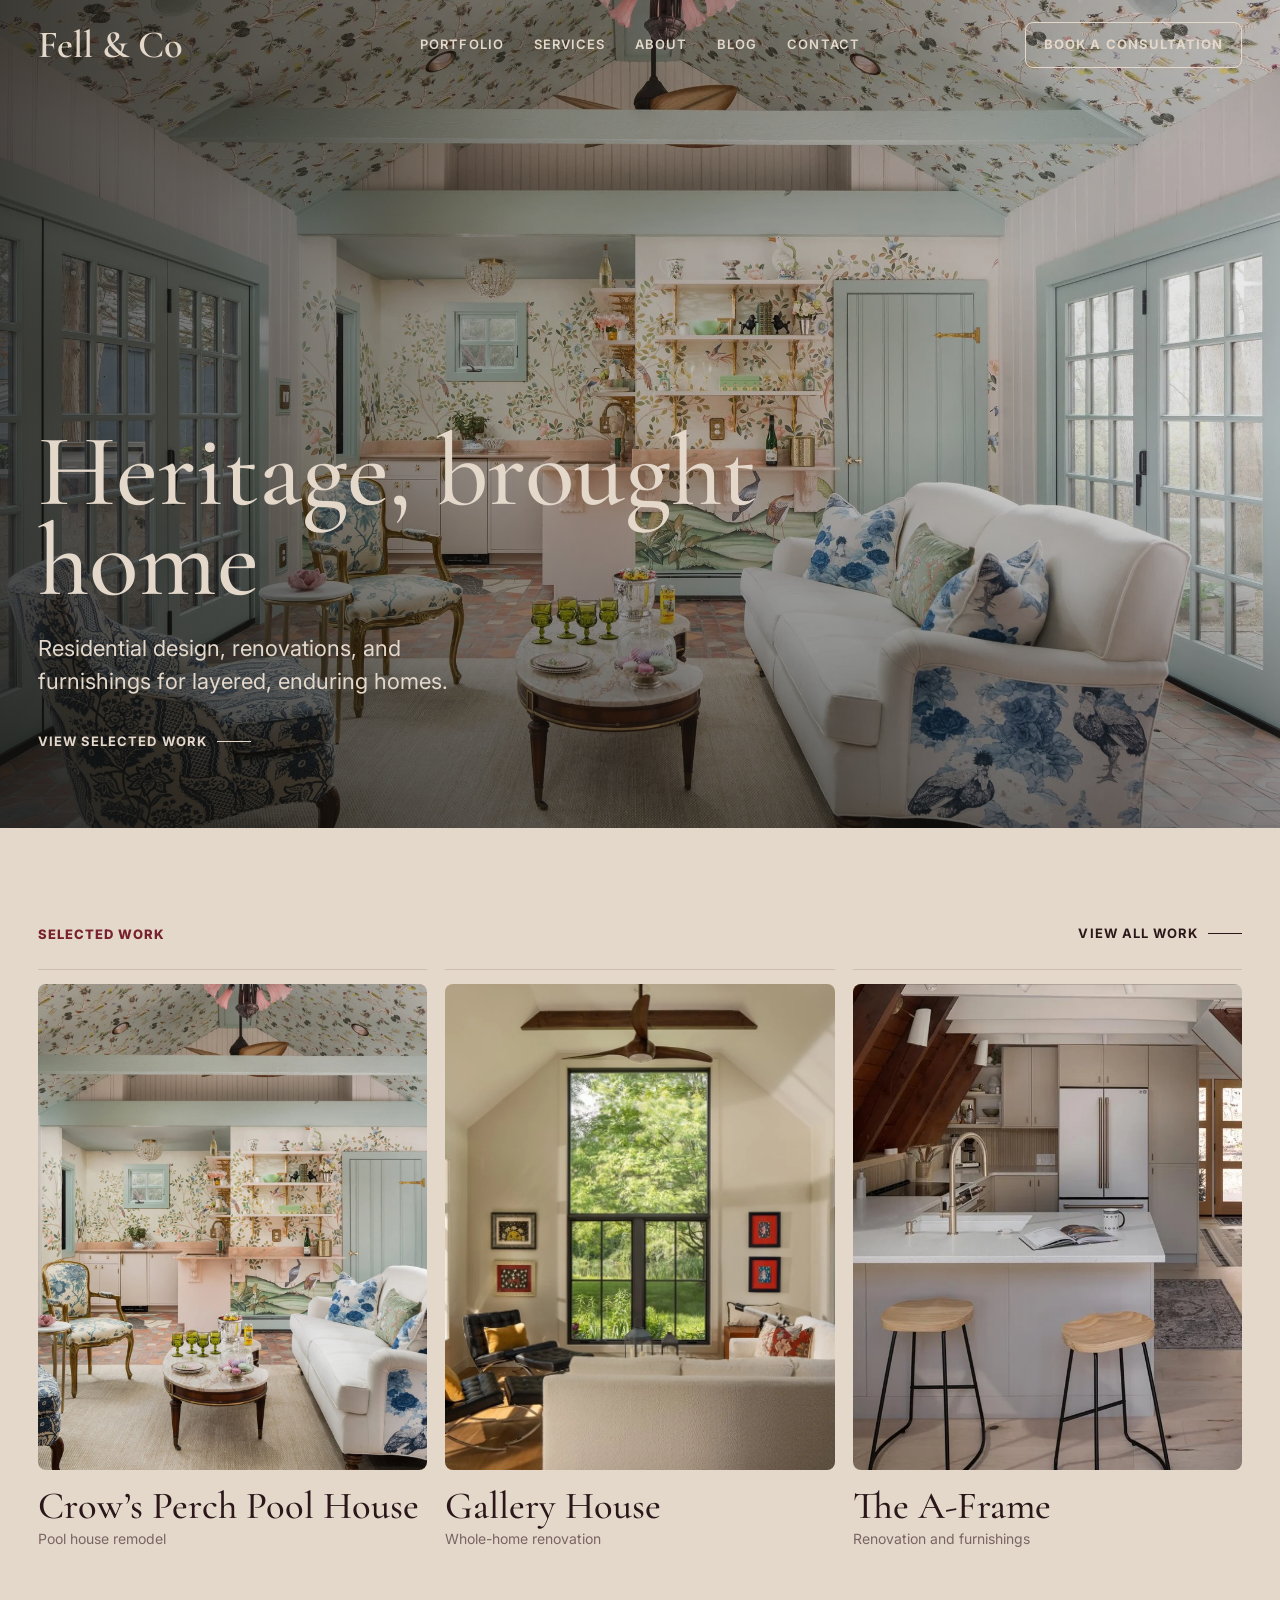
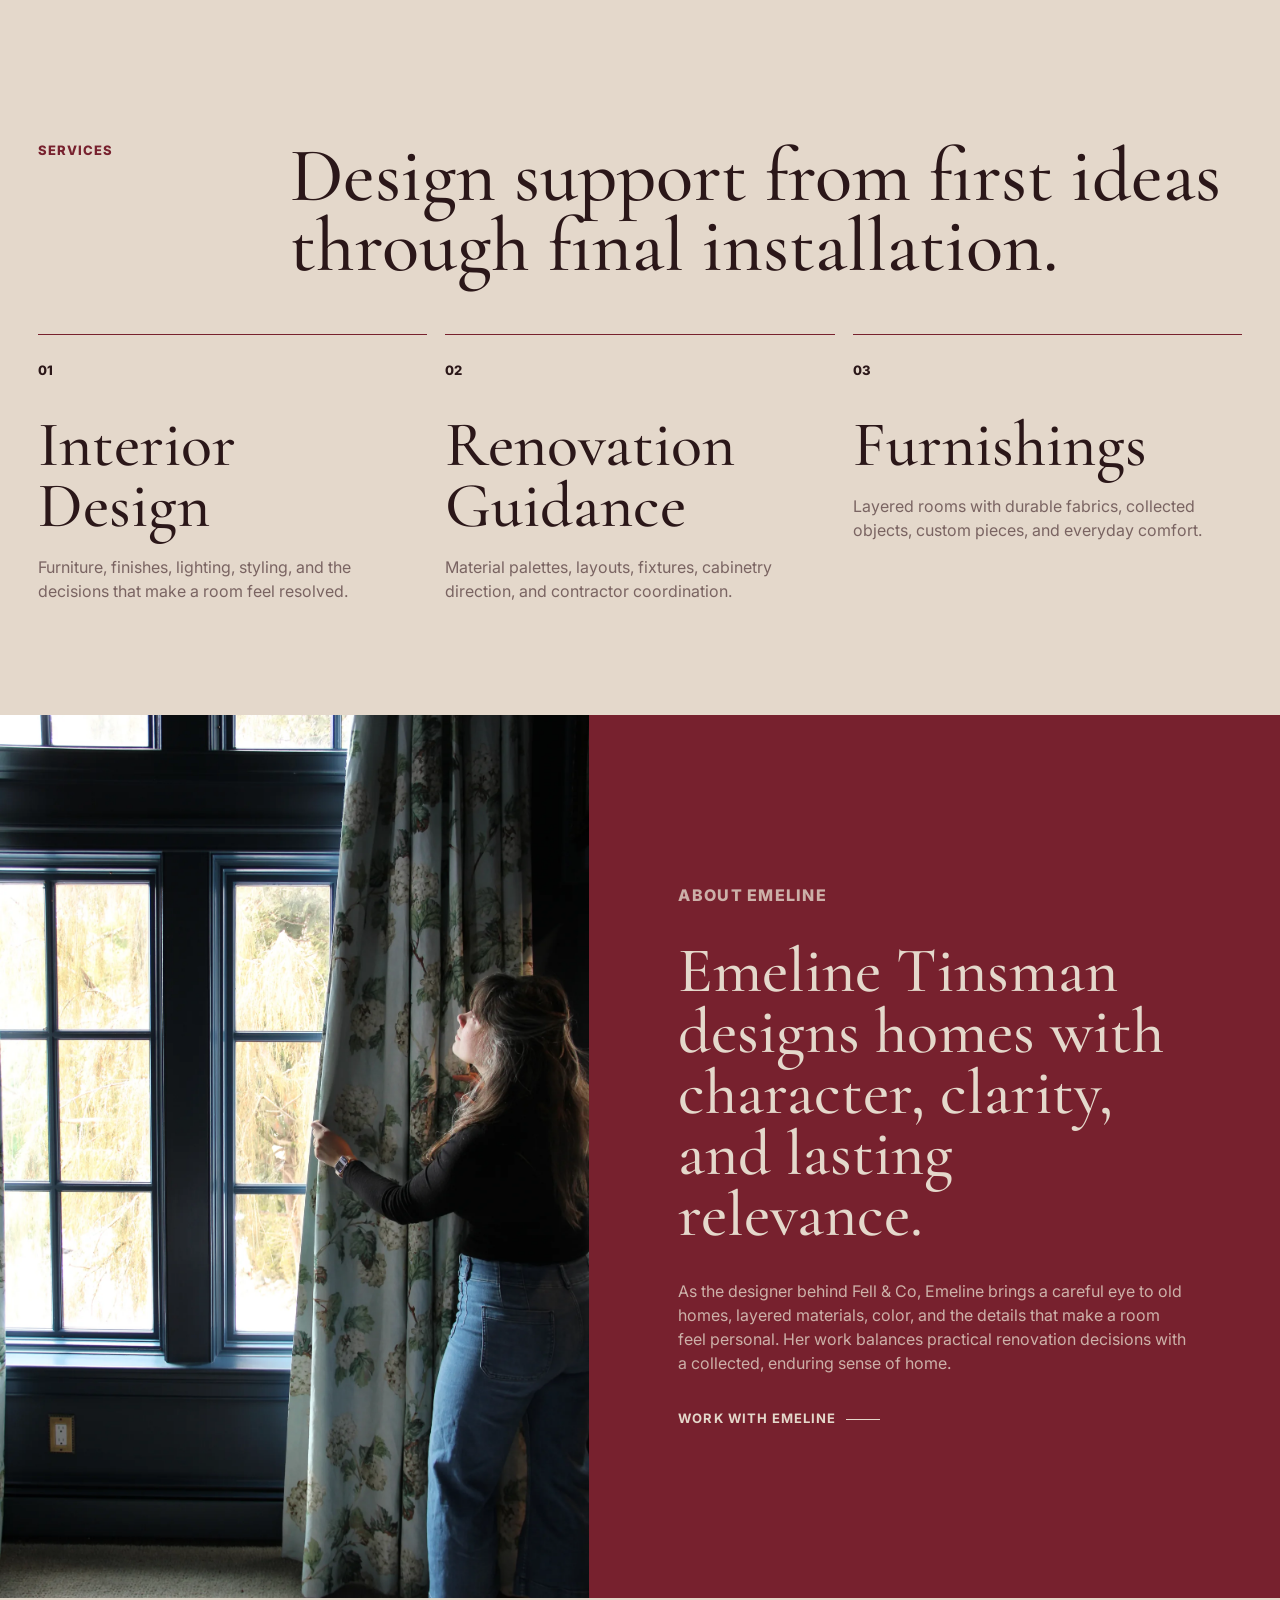
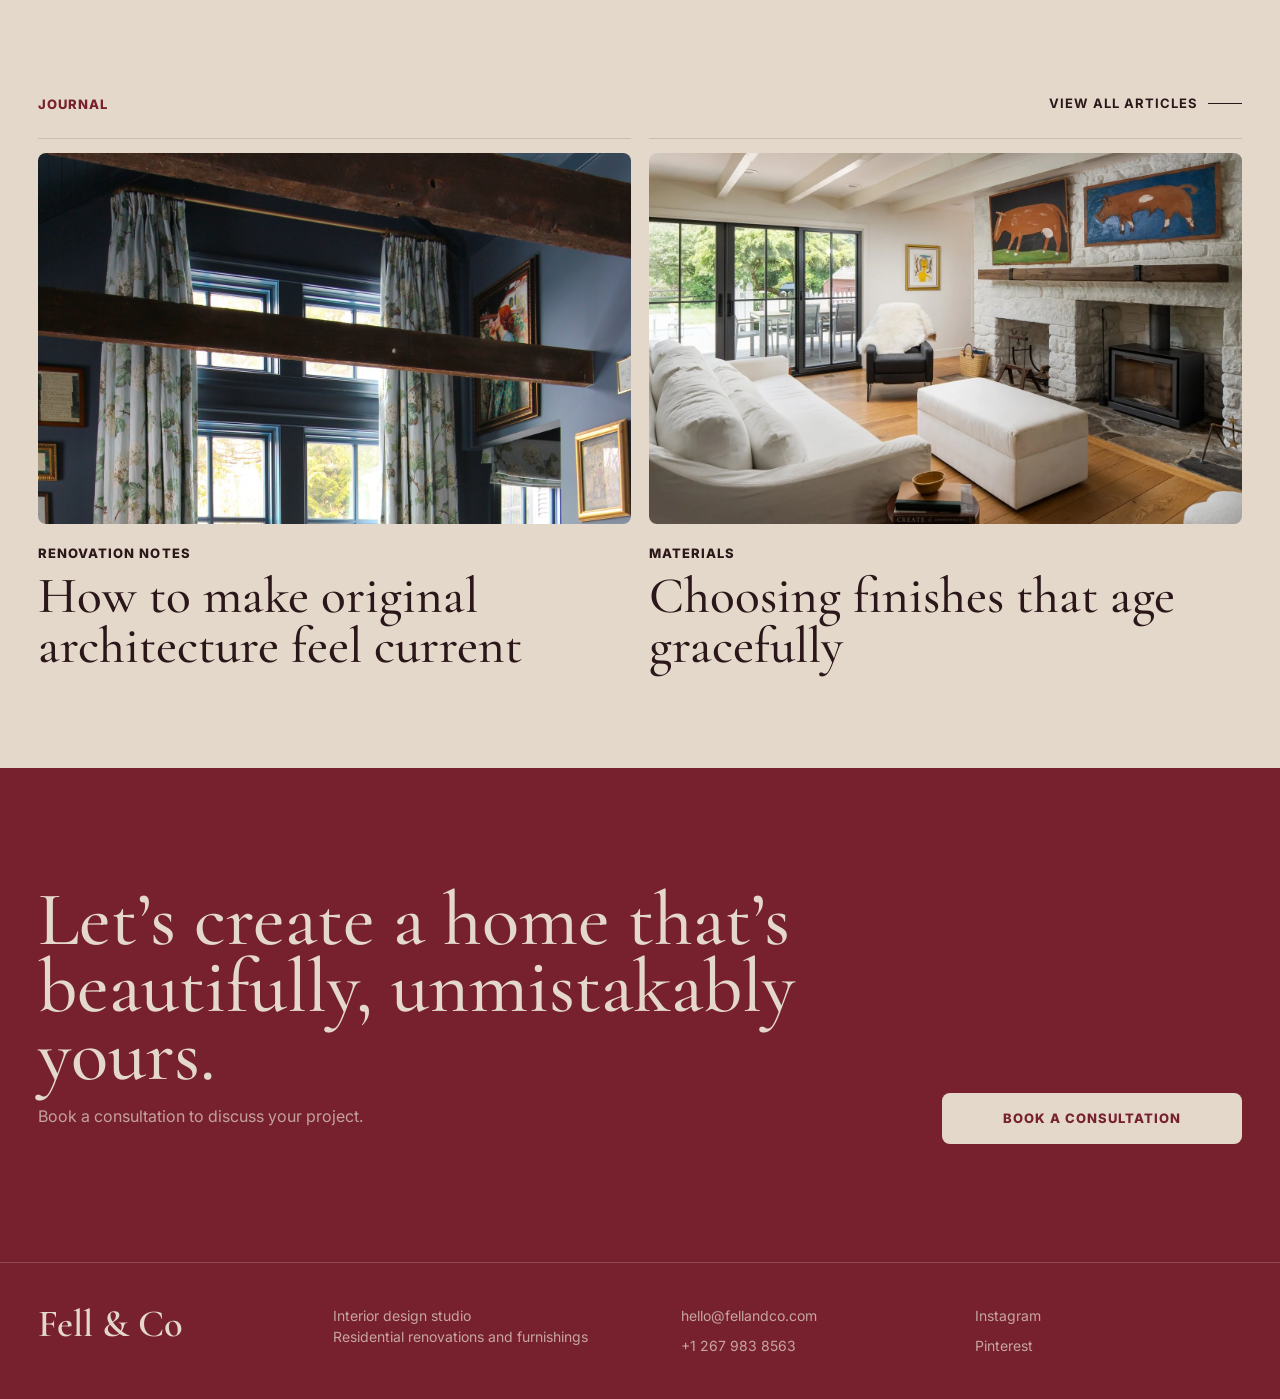
<file: index.html>
<!doctype html>
<html lang="en">
  <head>
    <meta charset="UTF-8" />
    <meta name="viewport" content="width=device-width, initial-scale=1.0" />
    <title>Fell & Co | Interior Design Studio</title>
    <meta
      name="description"
      content="Fell & Co is a residential interior design studio creating layered, enduring homes through design, renovation, and furnishings."
    />
    <link rel="preconnect" href="https://fonts.googleapis.com" />
    <link rel="preconnect" href="https://fonts.gstatic.com" crossorigin />
    <link
      href="https://fonts.googleapis.com/css2?family=Cormorant+Garamond:wght@500;600&family=Inter:wght@400;500;600;700&display=swap"
      rel="stylesheet"
    />
    <link rel="stylesheet" href="styles.css" />
    <link rel="icon" href="assets/favicon.svg" type="image/svg+xml" />
  </head>
  <body>
    <header class="site-header">
      <a class="brand" href="#top" aria-label="Fell & Co home">Fell &amp; Co</a>
      <nav class="desktop-nav" aria-label="Primary navigation">
        <a href="#portfolio">Portfolio</a>
        <a href="#services">Services</a>
        <a href="#about">About</a>
        <a href="#blog">Blog</a>
        <a href="#contact">Contact</a>
      </nav>
      <a class="header-cta" href="#contact">Book a consultation</a>
      <button class="menu-toggle" type="button" aria-label="Open menu" aria-expanded="false">
        <span></span>
        <span></span>
      </button>
    </header>

    <main id="top">
      <section class="hero" aria-label="Fell and Co interior design">
        <img
          class="hero-image"
          src="assets/portfolio-crows-perch-1.webp"
          alt="Crow's Perch pool house with pale blue-green doors, patterned upholstery, and a kitchenette"
        />
        <div class="hero-copy">
          <h1>Heritage, brought home</h1>
          <p>Residential design, renovations, and furnishings for layered, enduring homes.</p>
          <a class="text-link" href="#portfolio">View selected work</a>
        </div>
      </section>

      <section class="section work-section" id="portfolio">
        <div class="section-heading">
          <p class="section-label">Selected Work</p>
          <a class="small-link" href="portfolio.html">View all work</a>
        </div>
        <div class="project-grid">
          <a class="project-card" href="crows-perch.html">
            <img
              src="assets/portfolio-crows-perch-1.webp"
              alt="Crow's Perch pool house with patterned ceiling, pale blue-green doors, and layered seating"
            />
            <div>
              <h2>Crow&rsquo;s Perch Pool House</h2>
              <p>Pool house remodel</p>
            </div>
          </a>
          <a class="project-card" href="gallery-house.html">
            <img
              src="assets/portfolio-gallery-house.webp"
              alt="Open living and dining room with custom fireplace and natural textures"
            loading="lazy" />
            <div>
              <h2>Gallery House</h2>
              <p>Whole-home renovation</p>
            </div>
          </a>
          <a class="project-card" href="a-frame.html">
            <img
              src="assets/portfolio-aframe.webp"
              alt="A-frame living room with wood ceiling and fireplace"
            loading="lazy" />
            <div>
              <h2>The A&#8209;Frame</h2>
              <p>Renovation and furnishings</p>
            </div>
          </a>
        </div>
      </section>

      <section class="services-band" id="services">
        <div class="section services-copy">
          <p class="section-label">Services</p>
          <h2>Design support from first ideas through final installation.</h2>
        </div>
        <div class="service-list">
          <article>
            <span>01</span>
            <h3>Interior Design</h3>
            <p>Furniture, finishes, lighting, styling, and the decisions that make a room feel resolved.</p>
          </article>
          <article>
            <span>02</span>
            <h3>Renovation Guidance</h3>
            <p>Material palettes, layouts, fixtures, cabinetry direction, and contractor coordination.</p>
          </article>
          <article>
            <span>03</span>
            <h3>Furnishings</h3>
            <p>Layered rooms with durable fabrics, collected objects, custom pieces, and everyday comfort.</p>
          </article>
        </div>
      </section>

      <section class="studio-panel" id="about">
        <img
          src="assets/emeline-tinsman-about.webp"
          alt="Emeline Tinsman adjusting floral drapery beside black-trimmed windows"
        loading="lazy" />
        <div class="studio-copy">
          <p class="section-label">About Emeline</p>
          <h2>Emeline Tinsman designs homes with character, clarity, and lasting relevance.</h2>
          <p>
            As the designer behind Fell &amp; Co, Emeline brings a careful eye to old homes,
            layered materials, color, and the details that make a room feel personal. Her work
            balances practical renovation decisions with a collected, enduring sense of home.
          </p>
          <a class="text-link light" href="#contact">Work with Emeline</a>
        </div>
      </section>

      <section class="section blog-section" id="blog">
        <div class="section-heading">
          <p class="section-label">Journal</p>
          <a class="small-link" href="journal.html">View all articles</a>
        </div>
        <div class="journal-grid">
          <a class="journal-card" href="how-to-make-original-architecture-feel-current.html">
            <img
              src="assets/renovation-notes-vaulted-beams.jpg"
              alt="Vaulted ceiling with exposed wood beams, blue trim, and floral drapery"
            />
            <p>Renovation Notes</p>
            <h2>How to make original architecture feel current</h2>
          </a>
          <a class="journal-card" href="choosing-finishes-that-age-gracefully.html">
            <img src="assets/detail-room.webp" alt="Quiet living room detail with tailored furniture and art" />
            <p>Materials</p>
            <h2>Choosing finishes that age gracefully</h2>
          </a>
        </div>
      </section>

      <section class="consultation" id="contact">
        <div>
          <h2>Let&rsquo;s create a home that&rsquo;s beautifully, unmistakably yours.</h2>
          <p>Book a consultation to discuss your project.</p>
        </div>
        <a href="mailto:hello@fellandco.com">Book a consultation</a>
      </section>
    </main>

    <footer class="site-footer">
      <a class="brand" href="#top">Fell &amp; Co</a>
      <address>
        Interior design studio<br />
        Residential renovations and furnishings
      </address>
      <div class="footer-contact">
        <a href="mailto:hello@fellandco.com">hello@fellandco.com</a>
        <a href="tel:+12679838563">+1 267 983 8563</a>
      </div>
      <div class="socials">
        <a href="https://www.instagram.com/fellandco/" target="_blank" rel="noopener noreferrer">Instagram</a>
        <a href="https://www.pinterest.com/fellandco/" target="_blank" rel="noopener noreferrer">Pinterest</a>
      </div>
    </footer>

    <script src="script.js"></script>
  </body>
</html>
</file>
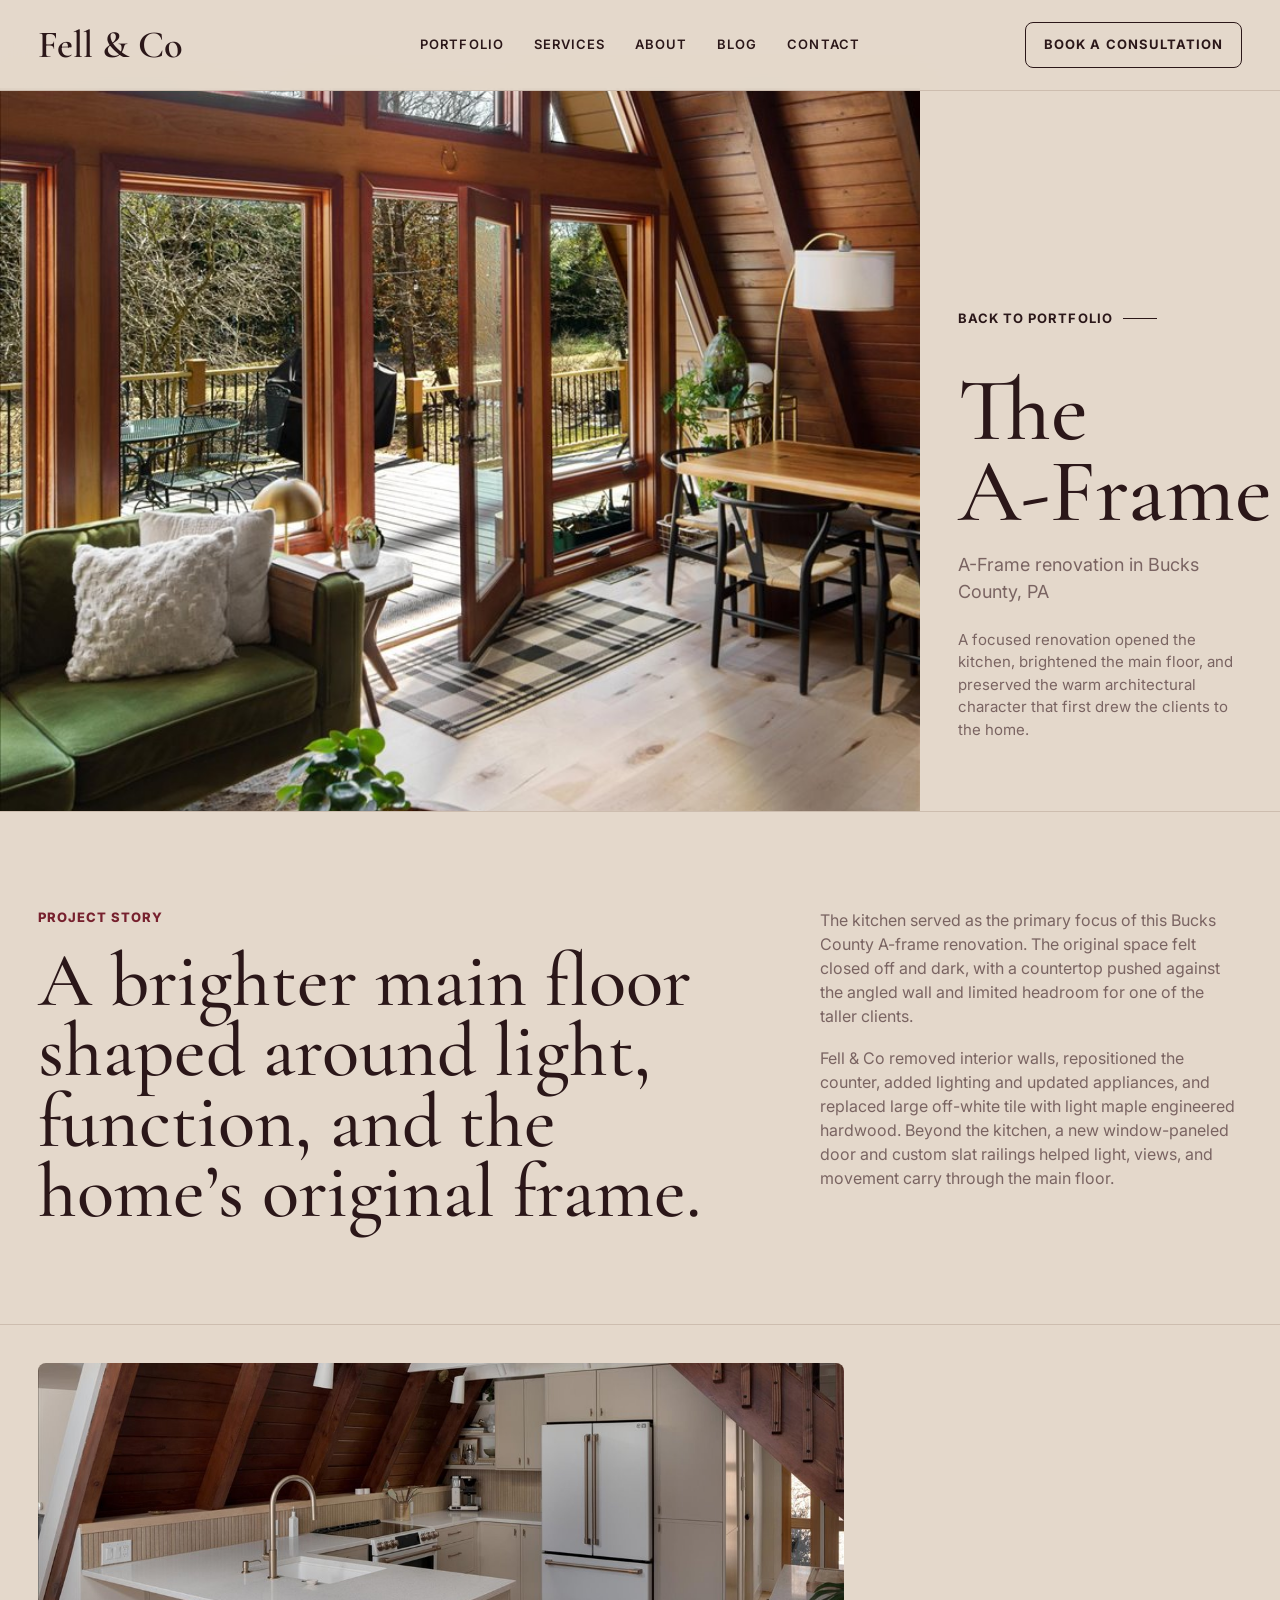
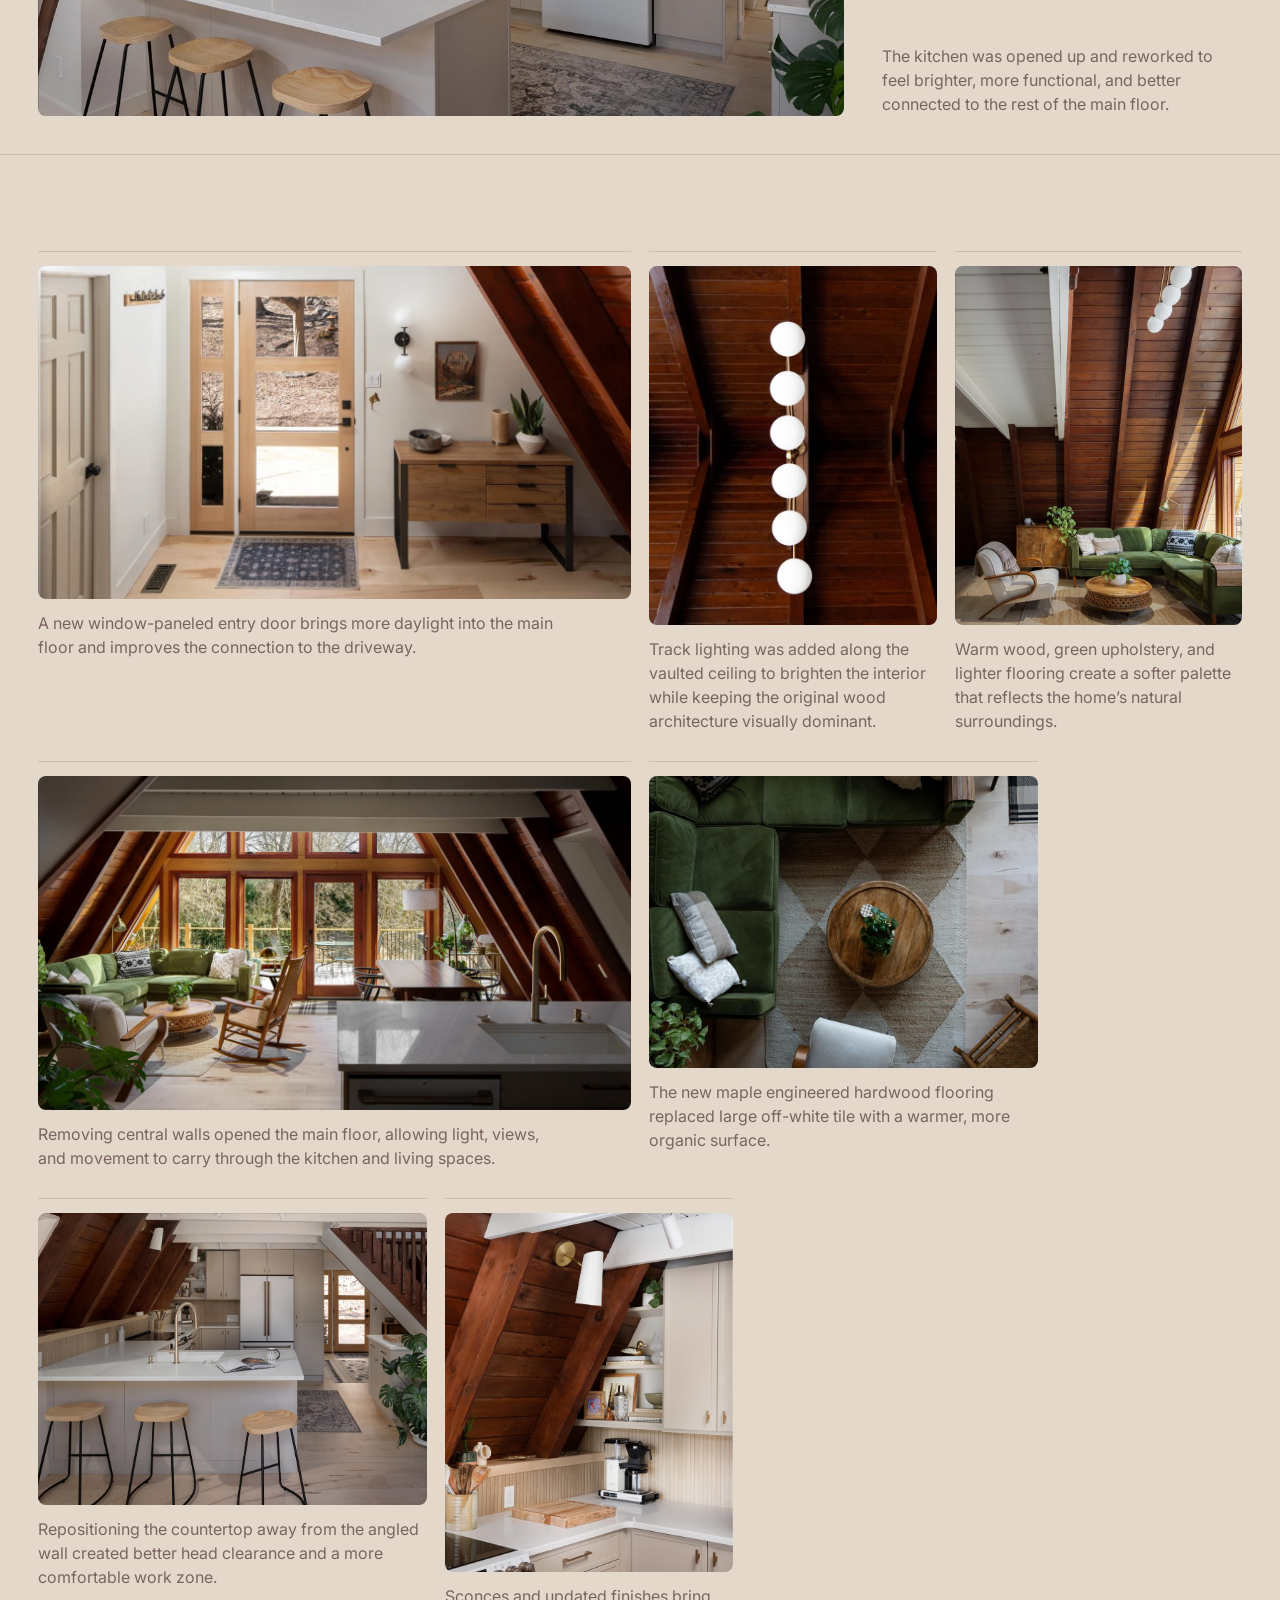
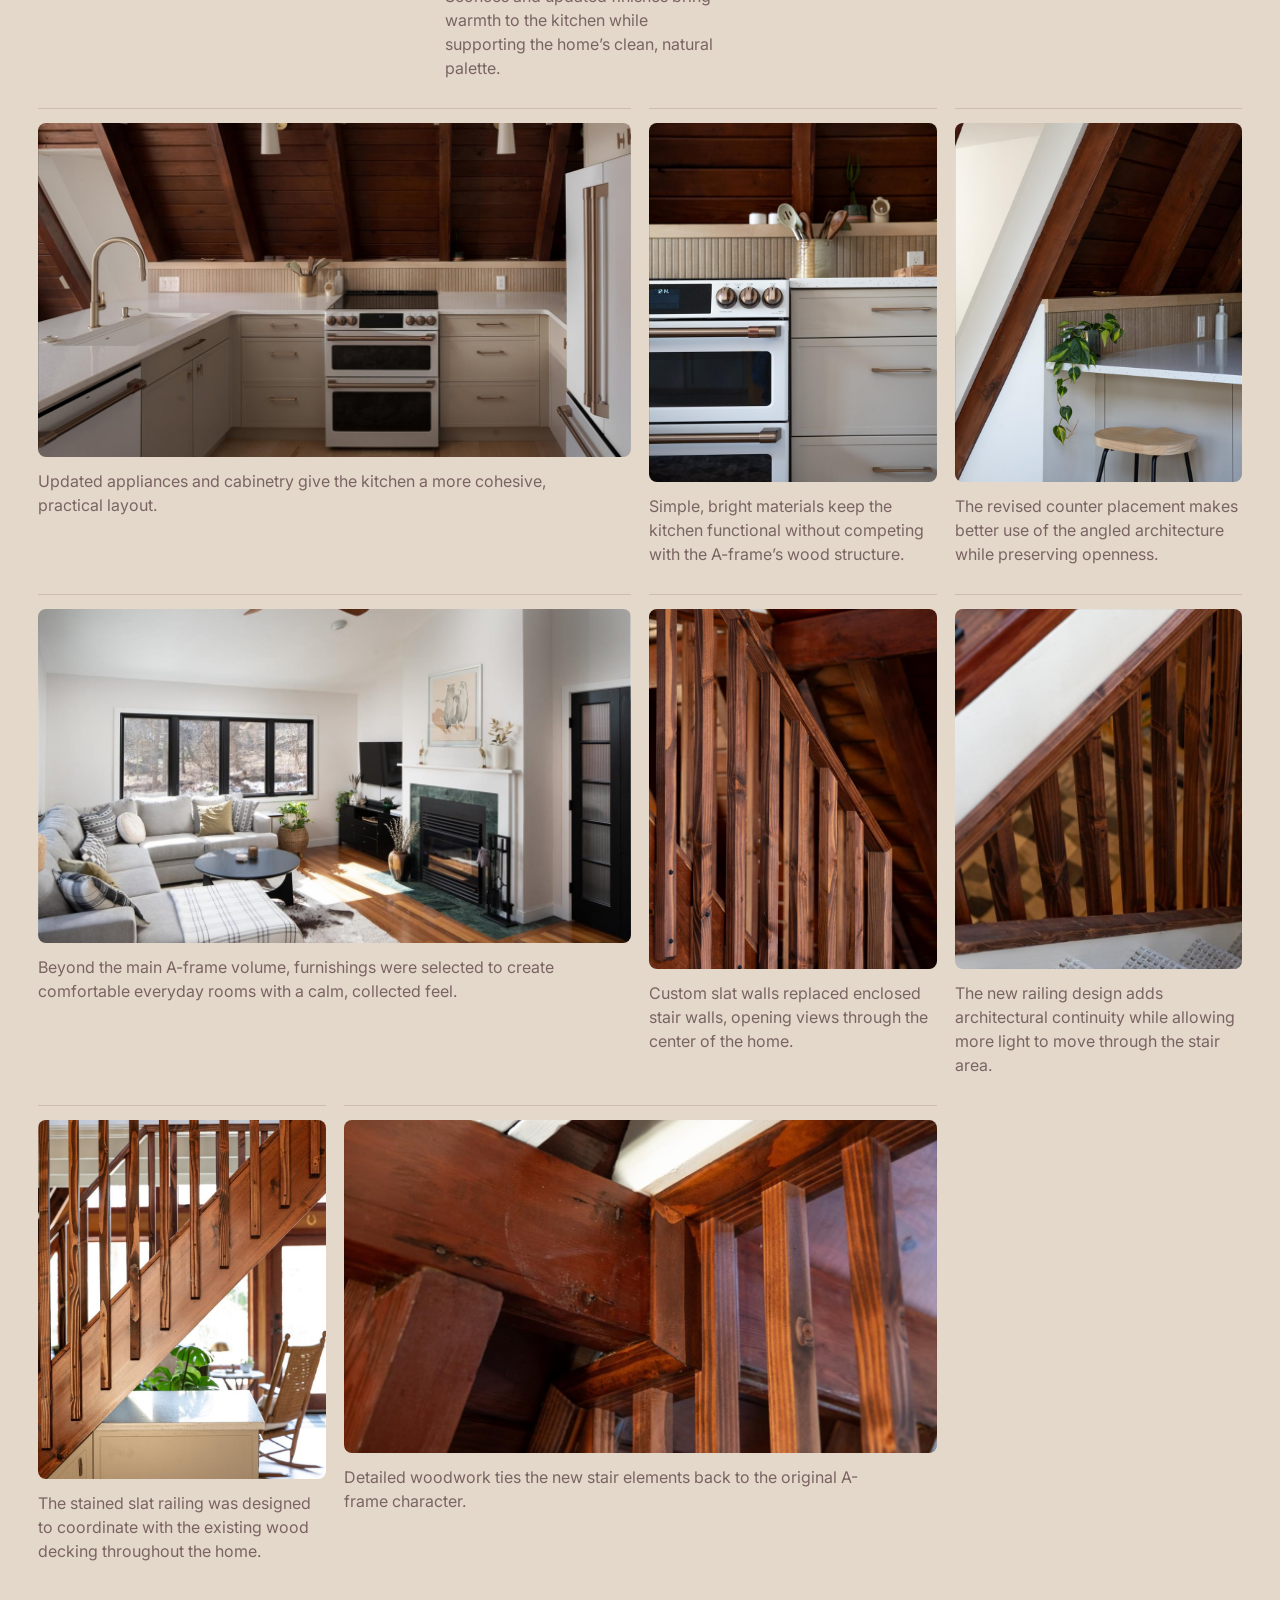
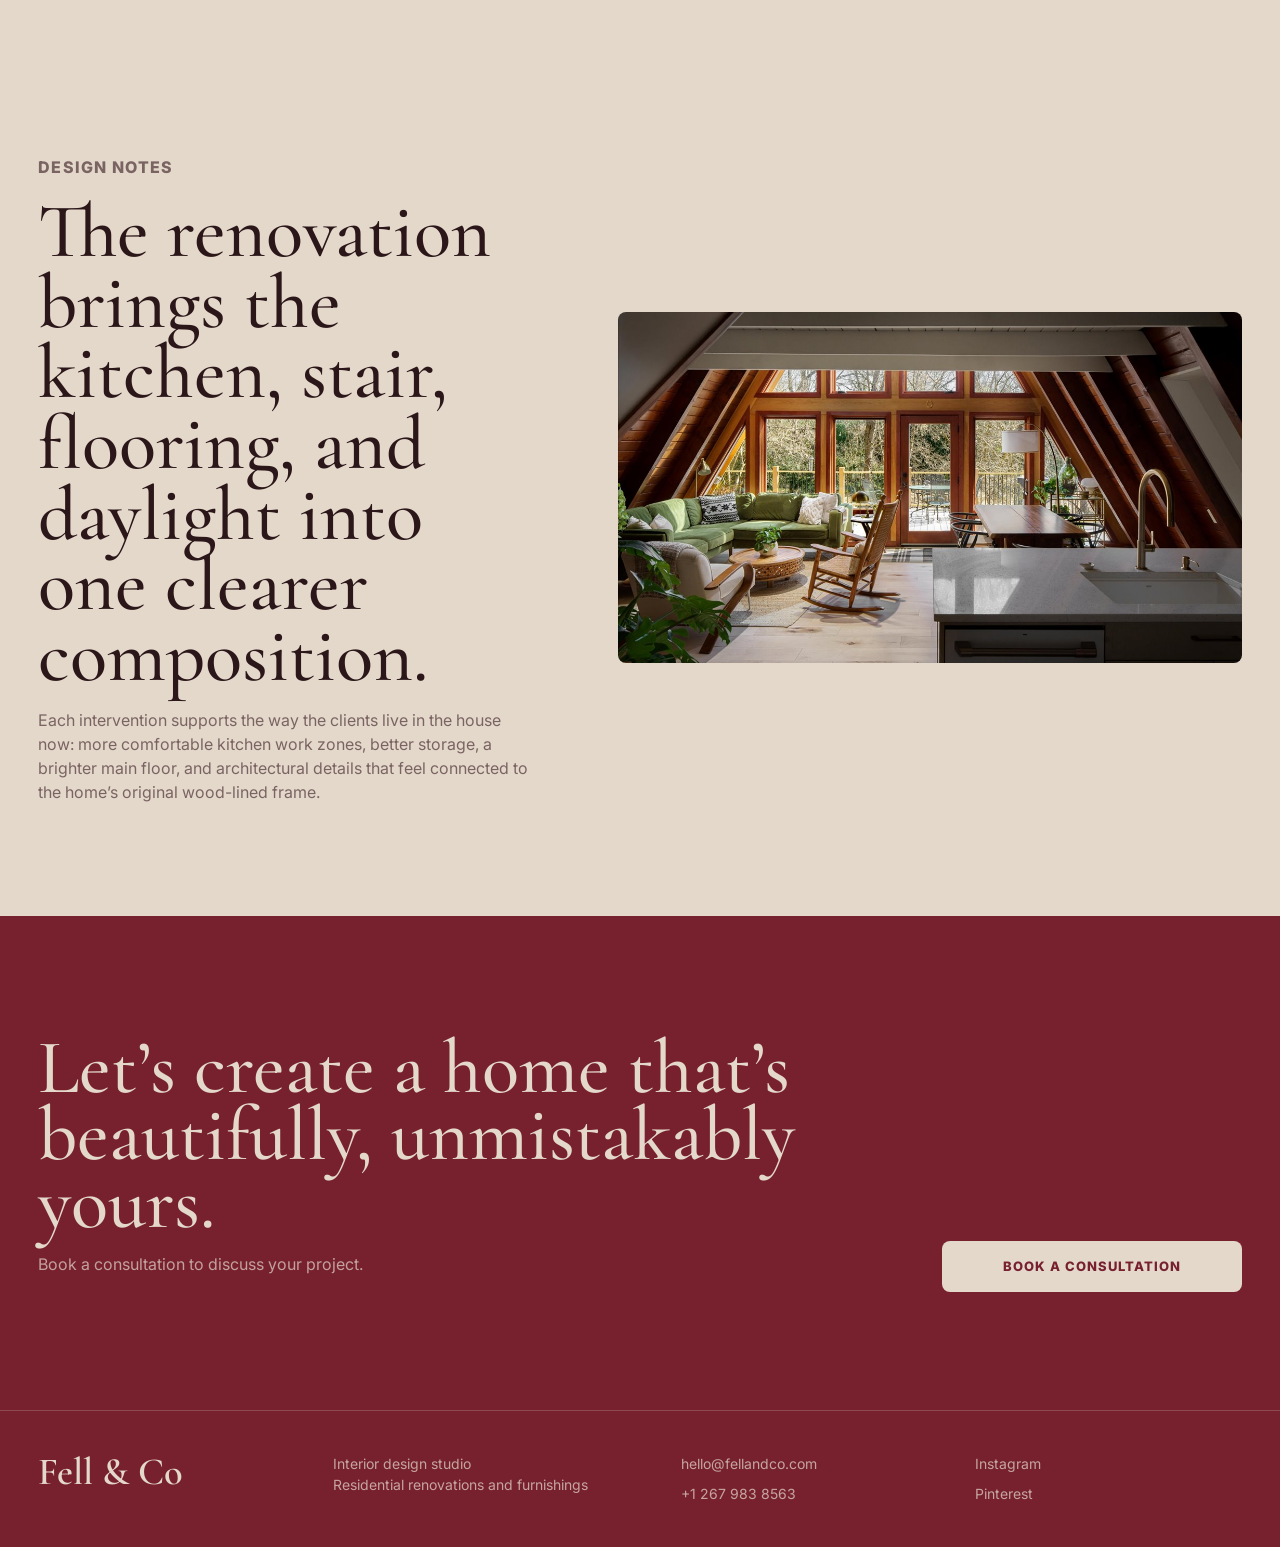
<file: a-frame.html>
<!doctype html>
<html lang="en">
  <head>
    <meta charset="UTF-8" />
    <meta name="viewport" content="width=device-width, initial-scale=1.0" />
    <title>The A-Frame | Fell &amp; Co</title>
    <meta
      name="description"
      content="The A-Frame is a Fell &amp; Co renovation in Bucks County, PA, focused on opening a dark kitchen, improving light and flow, and preserving the home's wood-lined character."
    />
    <link rel="preconnect" href="https://fonts.googleapis.com" />
    <link rel="preconnect" href="https://fonts.gstatic.com" crossorigin />
    <link
      href="https://fonts.googleapis.com/css2?family=Cormorant+Garamond:wght@500;600&family=Inter:wght@400;500;600;700&display=swap"
      rel="stylesheet"
    />
    <link rel="stylesheet" href="styles.css" />
    <link rel="icon" href="assets/favicon.svg" type="image/svg+xml" />
  </head>
  <body class="project-page">
    <header class="site-header project-header is-scrolled">
      <a class="brand" href="index.html#top" aria-label="Fell & Co home">Fell &amp; Co</a>
      <nav class="desktop-nav" aria-label="Primary navigation">
        <a href="portfolio.html">Portfolio</a>
        <a href="index.html#services">Services</a>
        <a href="index.html#about">About</a>
        <a href="journal.html">Blog</a>
        <a href="index.html#contact">Contact</a>
      </nav>
      <a class="header-cta" href="index.html#contact">Book a consultation</a>
      <button class="menu-toggle" type="button" aria-label="Open menu" aria-expanded="false">
        <span></span>
        <span></span>
      </button>
    </header>

    <main id="top">
      <section class="project-hero">
        <img
          src="assets/a-frame/07-007.jpg"
          alt="A-frame living room with vaulted wood ceiling, tall windows, green sofa, and round coffee table"
        />
        <div class="project-hero-copy">
          <a class="small-link" href="portfolio.html">Back to portfolio</a>
          <h1>The A&#8209;Frame</h1>
          <p>A-Frame renovation in Bucks County, PA</p>
          <p class="project-hero-note">
            A focused renovation opened the kitchen, brightened the main floor, and preserved the
            warm architectural character that first drew the clients to the home.
          </p>
        </div>
      </section>

      <section class="project-intro section">
        <div>
          <p class="section-label">Project Story</p>
          <h2>A brighter main floor shaped around light, function, and the home&rsquo;s original frame.</h2>
        </div>
        <div class="project-intro-copy">
          <p>
            The kitchen served as the primary focus of this Bucks County A-frame renovation. The
            original space felt closed off and dark, with a countertop pushed against the angled
            wall and limited headroom for one of the taller clients.
          </p>
          <p>
            Fell &amp; Co removed interior walls, repositioned the counter, added lighting and
            updated appliances, and replaced large off-white tile with light maple engineered
            hardwood. Beyond the kitchen, a new window-paneled door and custom slat railings helped
            light, views, and movement carry through the main floor.
          </p>
        </div>
      </section>

      <section class="project-feature">
        <img
          src="assets/a-frame/15-004.jpg"
          alt="Opened A-frame kitchen with white island, stools, refrigerator, and stair railing"
        loading="lazy" />
        <p>
          The kitchen was opened up and reworked to feel brighter, more functional, and better
          connected to the rest of the main floor.
        </p>
      </section>

      <section class="project-gallery section" aria-label="The A-Frame project gallery">
        <figure class="gallery-item wide">
          <img
            src="assets/a-frame/01-DSC01501-Edit.jpg"
            alt="Entry area with window-paneled door, pale wood floor, dresser, and A-frame wall"
          loading="lazy" />
          <figcaption>A new window-paneled entry door brings more daylight into the main floor and improves the connection to the driveway.</figcaption>
        </figure>
        <figure class="gallery-item tall">
          <img
            src="assets/a-frame/09-DSC01458.jpg"
            alt="Track lighting mounted along the vaulted A-frame wood ceiling"
          loading="lazy" />
          <figcaption>Track lighting was added along the vaulted ceiling to brighten the interior while keeping the original wood architecture visually dominant.</figcaption>
        </figure>
        <figure class="gallery-item tall">
          <img
            src="assets/a-frame/10-006.jpg"
            alt="A-frame living room seating area with green sofa, wood ceiling, and globe light fixture"
          loading="lazy" />
          <figcaption>Warm wood, green upholstery, and lighter flooring create a softer palette that reflects the home&rsquo;s natural surroundings.</figcaption>
        </figure>
        <figure class="gallery-item wide">
          <img
            src="assets/a-frame/12-005.jpg"
            alt="Open main floor with kitchen island, living area, tall windows, and A-frame ceiling"
          loading="lazy" />
          <figcaption>Removing central walls opened the main floor, allowing light, views, and movement to carry through the kitchen and living spaces.</figcaption>
        </figure>
        <figure class="gallery-item">
          <img
            src="assets/a-frame/14-DSC01470.jpg"
            alt="Overhead view of green sofa, lounge chair, round coffee table, and pale wood flooring"
          loading="lazy" />
          <figcaption>The new maple engineered hardwood flooring replaced large off-white tile with a warmer, more organic surface.</figcaption>
        </figure>
        <figure class="gallery-item">
          <img
            src="assets/a-frame/16-003.jpg"
            alt="Kitchen island repositioned away from the angled A-frame wall with stools and white cabinetry"
          loading="lazy" />
          <figcaption>Repositioning the countertop away from the angled wall created better head clearance and a more comfortable work zone.</figcaption>
        </figure>
        <figure class="gallery-item tall">
          <img
            src="assets/a-frame/17-DSC01432-Edit.jpg"
            alt="Kitchen counter and sconce detail beneath the sloped wood A-frame wall"
          loading="lazy" />
          <figcaption>Sconces and updated finishes bring warmth to the kitchen while supporting the home&rsquo;s clean, natural palette.</figcaption>
        </figure>
        <figure class="gallery-item wide">
          <img
            src="assets/a-frame/18-002.jpg"
            alt="A-frame kitchen with updated range, cabinetry, tile backsplash, and work surfaces"
          loading="lazy" />
          <figcaption>Updated appliances and cabinetry give the kitchen a more cohesive, practical layout.</figcaption>
        </figure>
        <figure class="gallery-item tall">
          <img
            src="assets/a-frame/19-DSC01482.jpg"
            alt="Range and white cabinetry detail in the renovated A-frame kitchen"
          loading="lazy" />
          <figcaption>Simple, bright materials keep the kitchen functional without competing with the A-frame&rsquo;s wood structure.</figcaption>
        </figure>
        <figure class="gallery-item tall">
          <img
            src="assets/a-frame/20-DSC01485.jpg"
            alt="Kitchen counter tucked beneath angled wood wall with stool and trailing plant"
          loading="lazy" />
          <figcaption>The revised counter placement makes better use of the angled architecture while preserving openness.</figcaption>
        </figure>
        <figure class="gallery-item wide">
          <img
            src="assets/a-frame/21-DSC01488-Edit.jpg"
            alt="Secondary lounge with sofa, coffee table, black fireplace, and framed artwork"
          loading="lazy" />
          <figcaption>Beyond the main A-frame volume, furnishings were selected to create comfortable everyday rooms with a calm, collected feel.</figcaption>
        </figure>
        <figure class="gallery-item tall">
          <img
            src="assets/a-frame/22-DSC01455.jpg"
            alt="Custom slat wall and railing beside the stair in stained wood"
          loading="lazy" />
          <figcaption>Custom slat walls replaced enclosed stair walls, opening views through the center of the home.</figcaption>
        </figure>
        <figure class="gallery-item tall">
          <img
            src="assets/a-frame/23-DSC01473.jpg"
            alt="Stained wood railing and slat detail along the stair opening"
          loading="lazy" />
          <figcaption>The new railing design adds architectural continuity while allowing more light to move through the stair area.</figcaption>
        </figure>
        <figure class="gallery-item tall">
          <img
            src="assets/a-frame/24-DSC01476.jpg"
            alt="Stained slat railing above white kitchen cabinetry and a plant"
          loading="lazy" />
          <figcaption>The stained slat railing was designed to coordinate with the existing wood decking throughout the home.</figcaption>
        </figure>
        <figure class="gallery-item wide">
          <img
            src="assets/a-frame/26-DSC01479.jpg"
            alt="Close detail of stained wood beams and new slat railing in the A-frame"
          loading="lazy" />
          <figcaption>Detailed woodwork ties the new stair elements back to the original A-frame character.</figcaption>
        </figure>
      </section>

      <section class="project-closing">
        <div>
          <p class="section-label">Design Notes</p>
          <h2>The renovation brings the kitchen, stair, flooring, and daylight into one clearer composition.</h2>
          <p>
            Each intervention supports the way the clients live in the house now: more comfortable
            kitchen work zones, better storage, a brighter main floor, and architectural details
            that feel connected to the home&rsquo;s original wood-lined frame.
          </p>
        </div>
        <img
          src="assets/a-frame/12-005.jpg"
          alt="Open A-frame main floor with kitchen, living area, tall windows, and warm wood ceiling"
        loading="lazy" />
      </section>

      <section class="consultation">
        <div>
          <h2>Let&rsquo;s create a home that&rsquo;s beautifully, unmistakably yours.</h2>
          <p>Book a consultation to discuss your project.</p>
        </div>
        <a href="mailto:hello@fellandco.com">Book a consultation</a>
      </section>
    </main>

    <footer class="site-footer">
      <a class="brand" href="index.html#top">Fell &amp; Co</a>
      <address>
        Interior design studio<br />
        Residential renovations and furnishings
      </address>
      <div class="footer-contact">
        <a href="mailto:hello@fellandco.com">hello@fellandco.com</a>
        <a href="tel:+12679838563">+1 267 983 8563</a>
      </div>
      <div class="socials">
        <a href="https://www.instagram.com/fellandco/" target="_blank" rel="noopener noreferrer">Instagram</a>
        <a href="https://www.pinterest.com/fellandco/" target="_blank" rel="noopener noreferrer">Pinterest</a>
      </div>
    </footer>

    <script src="script.js"></script>
  </body>
</html>
</file>
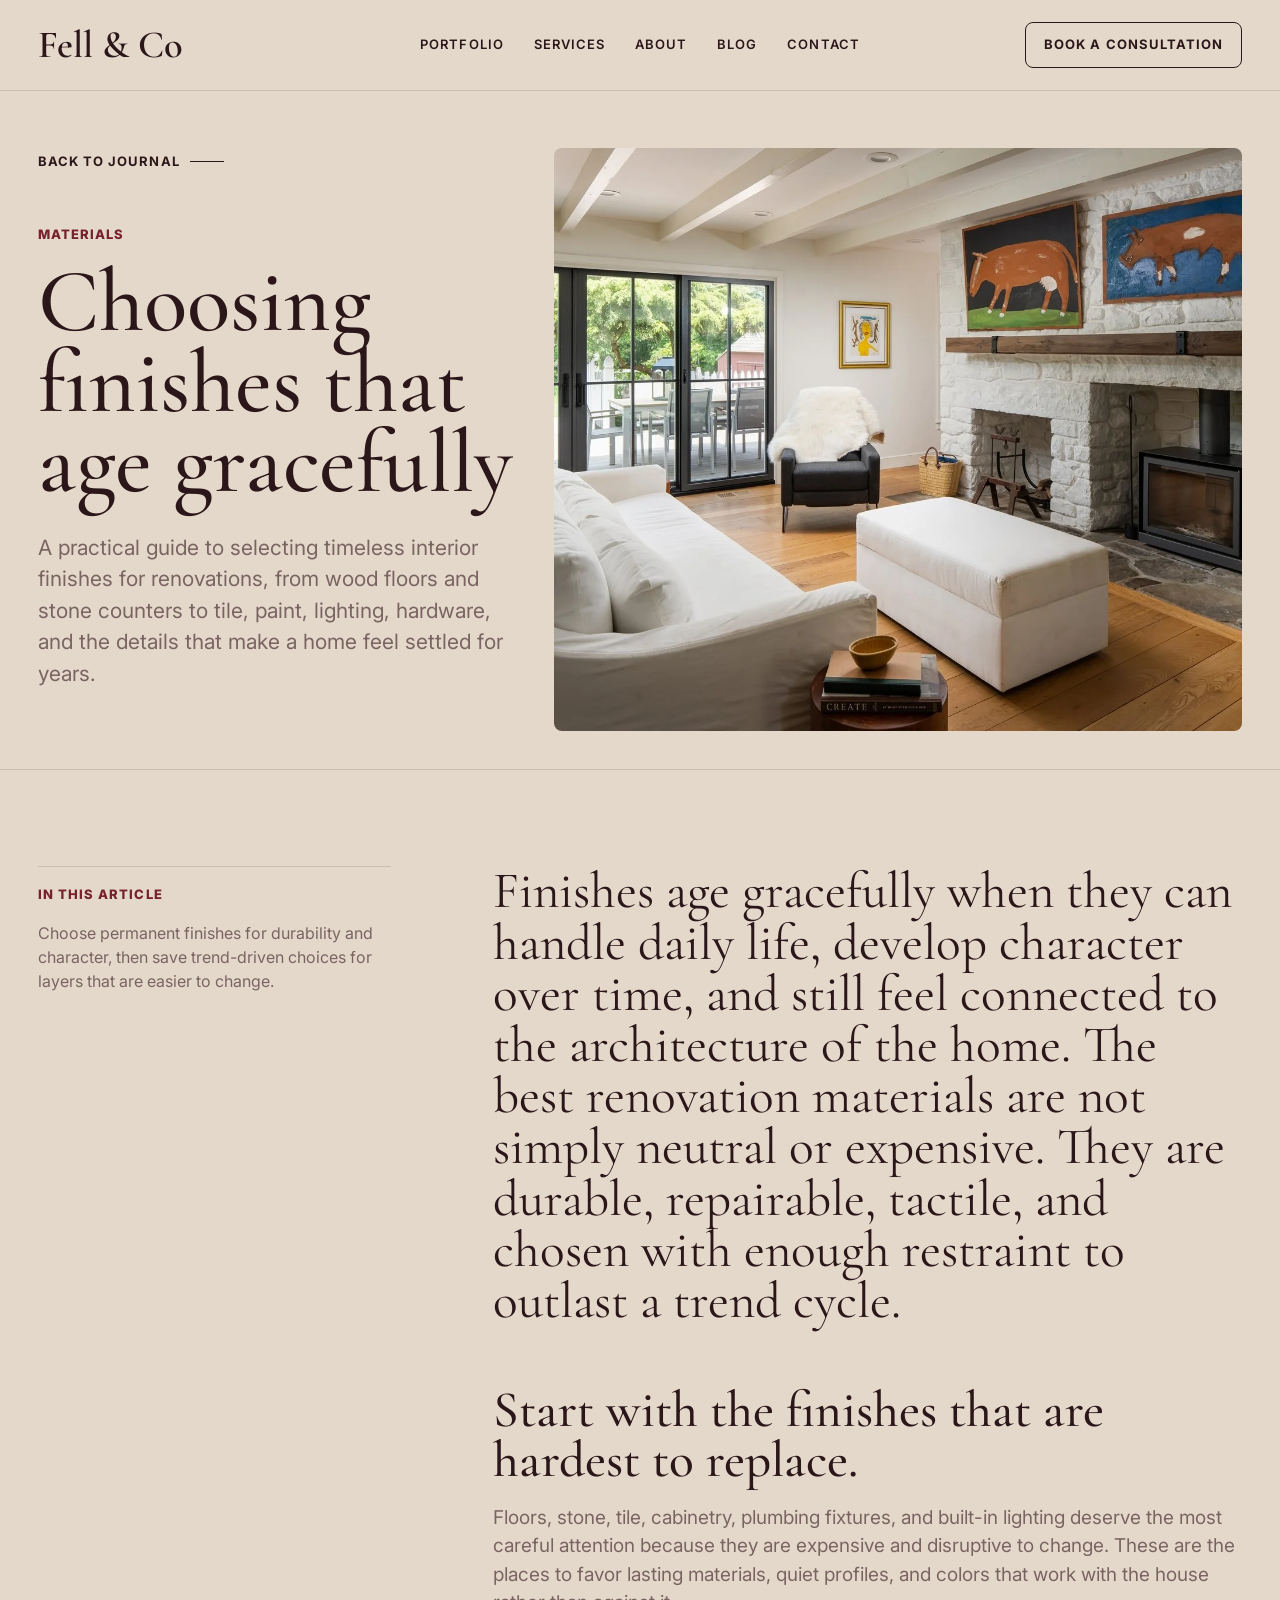
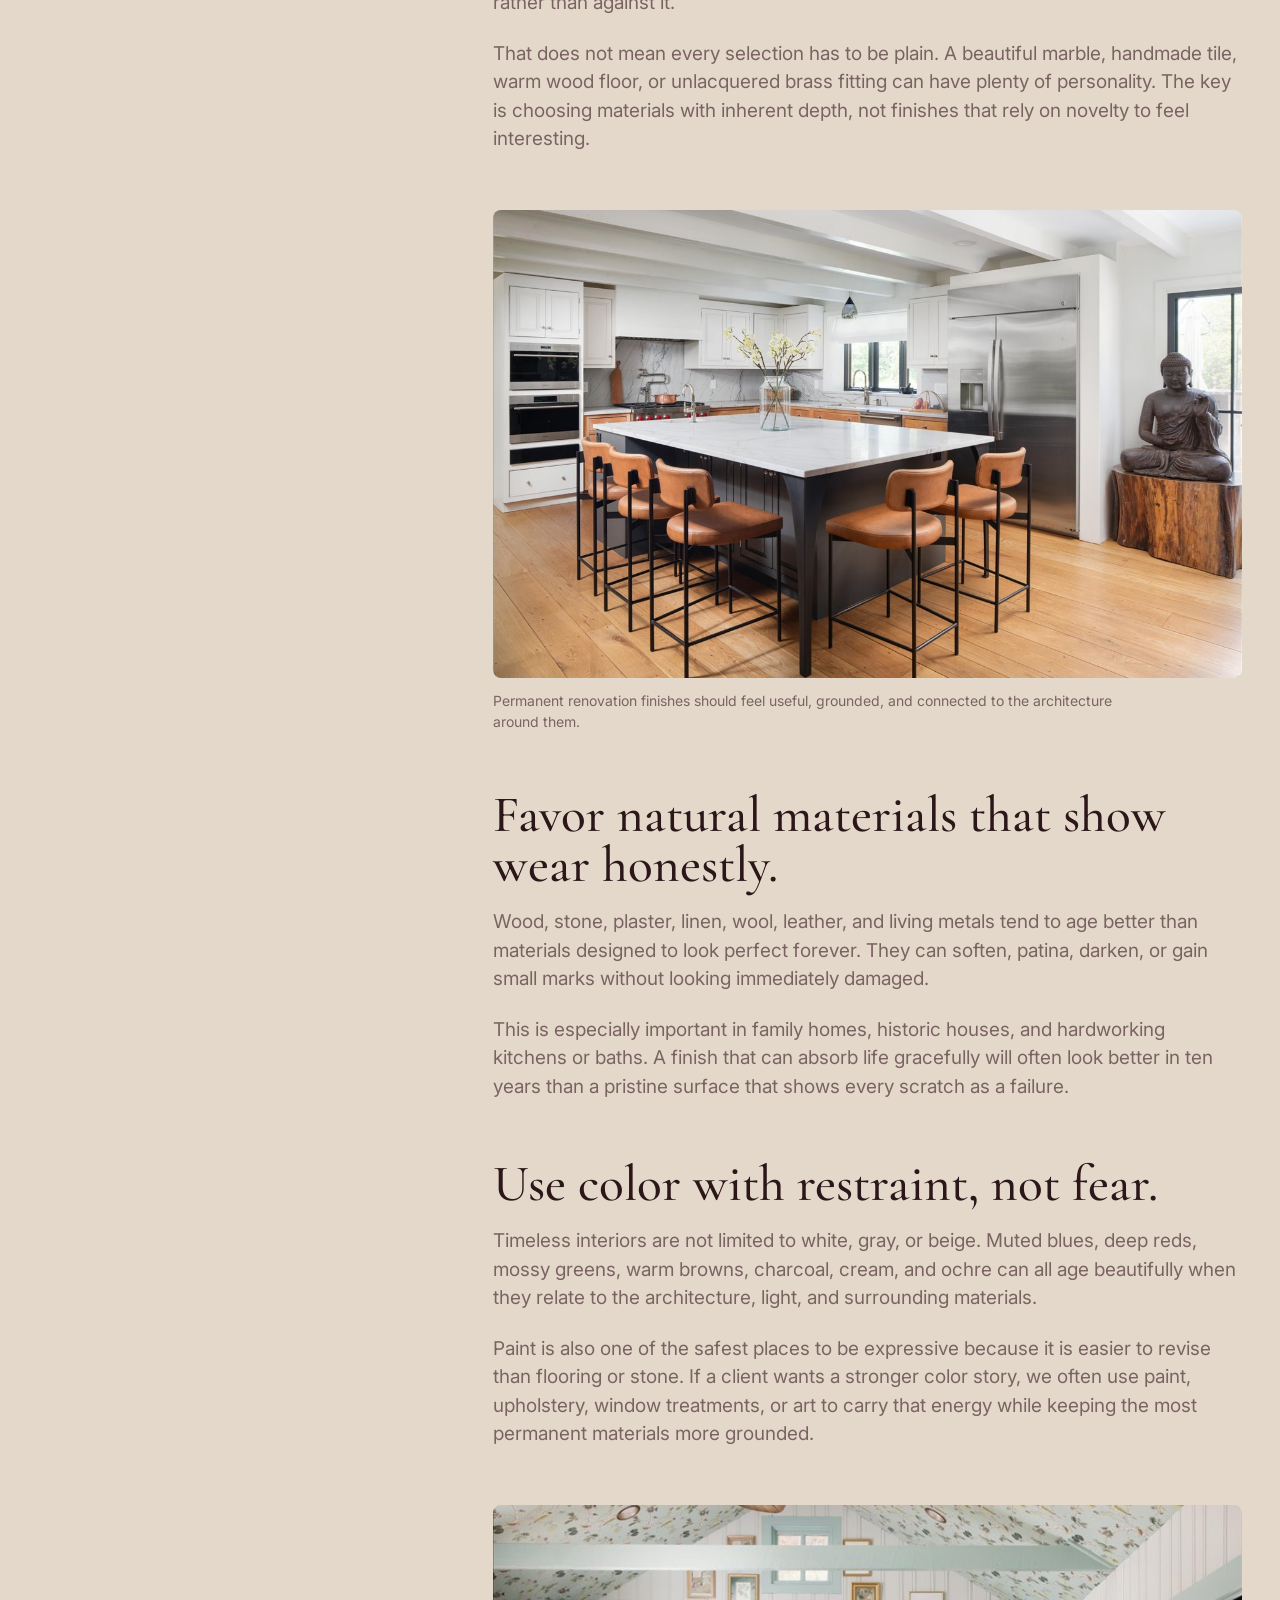
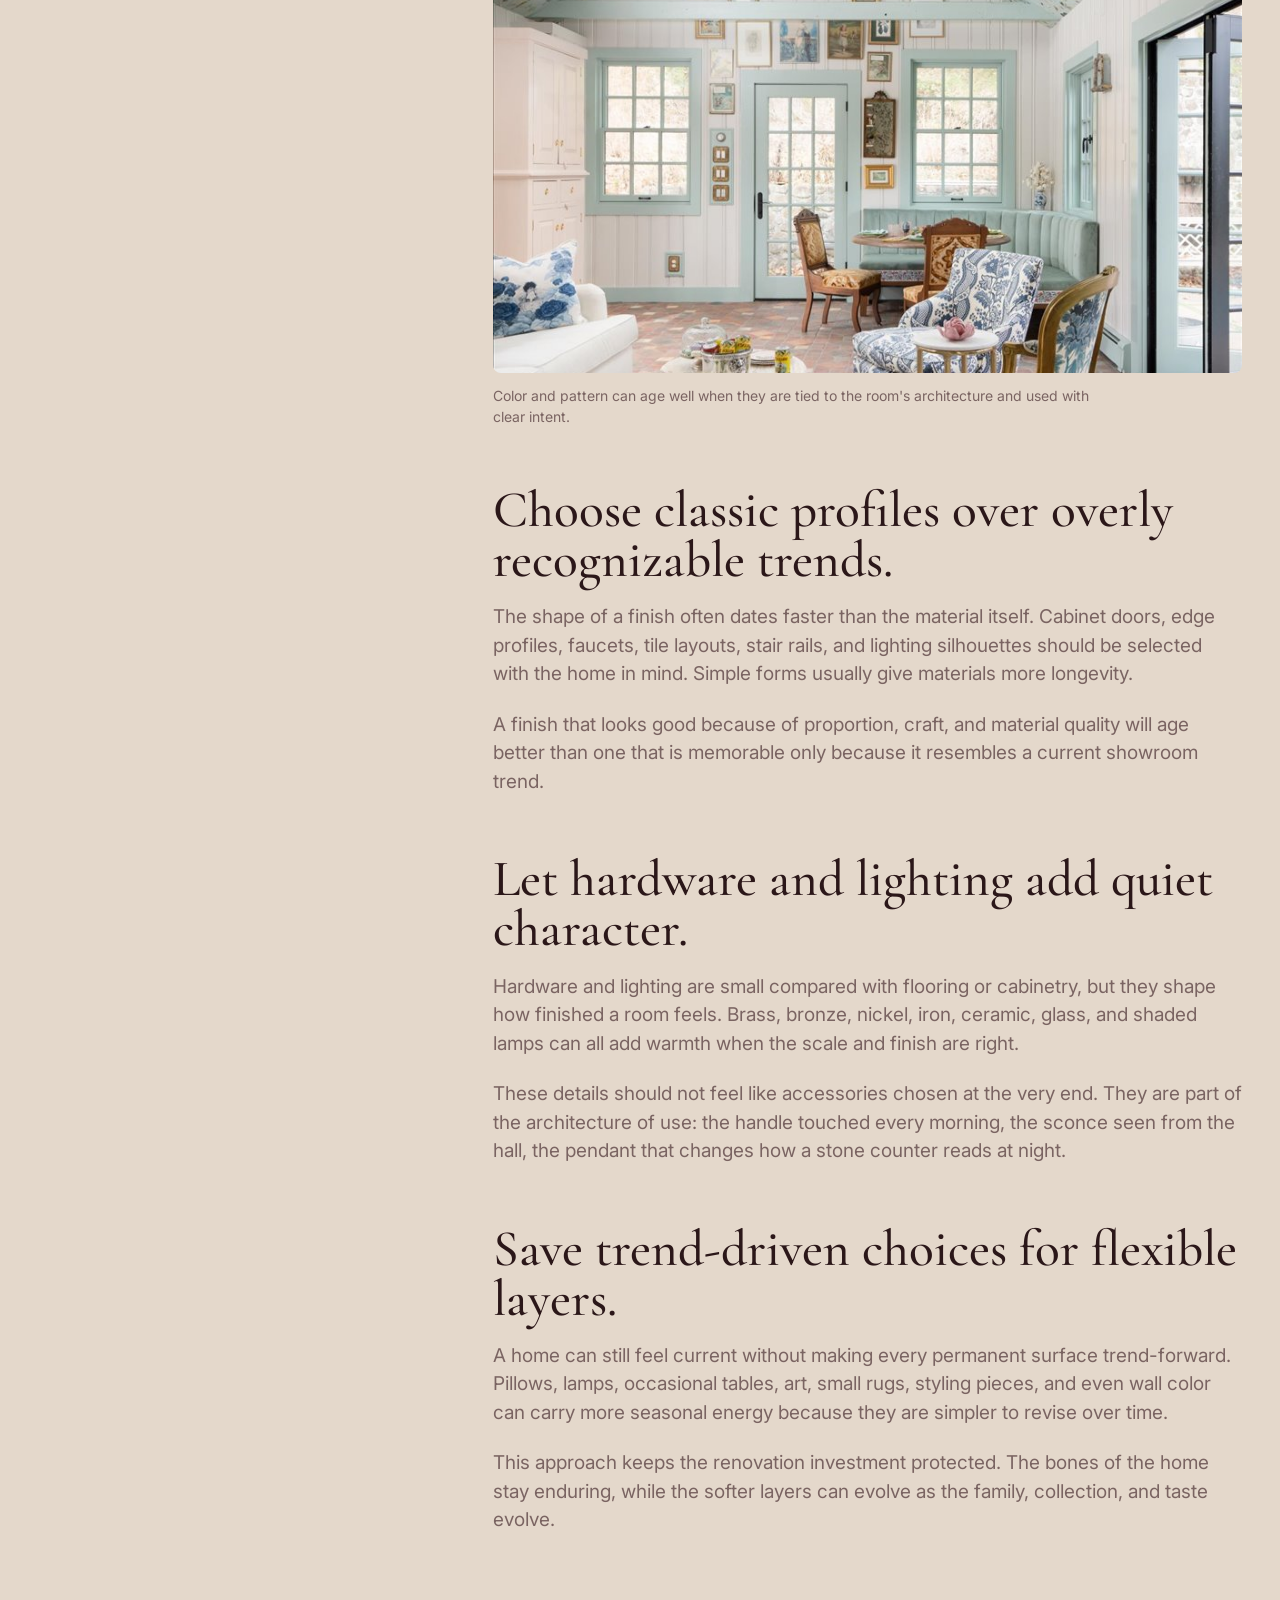
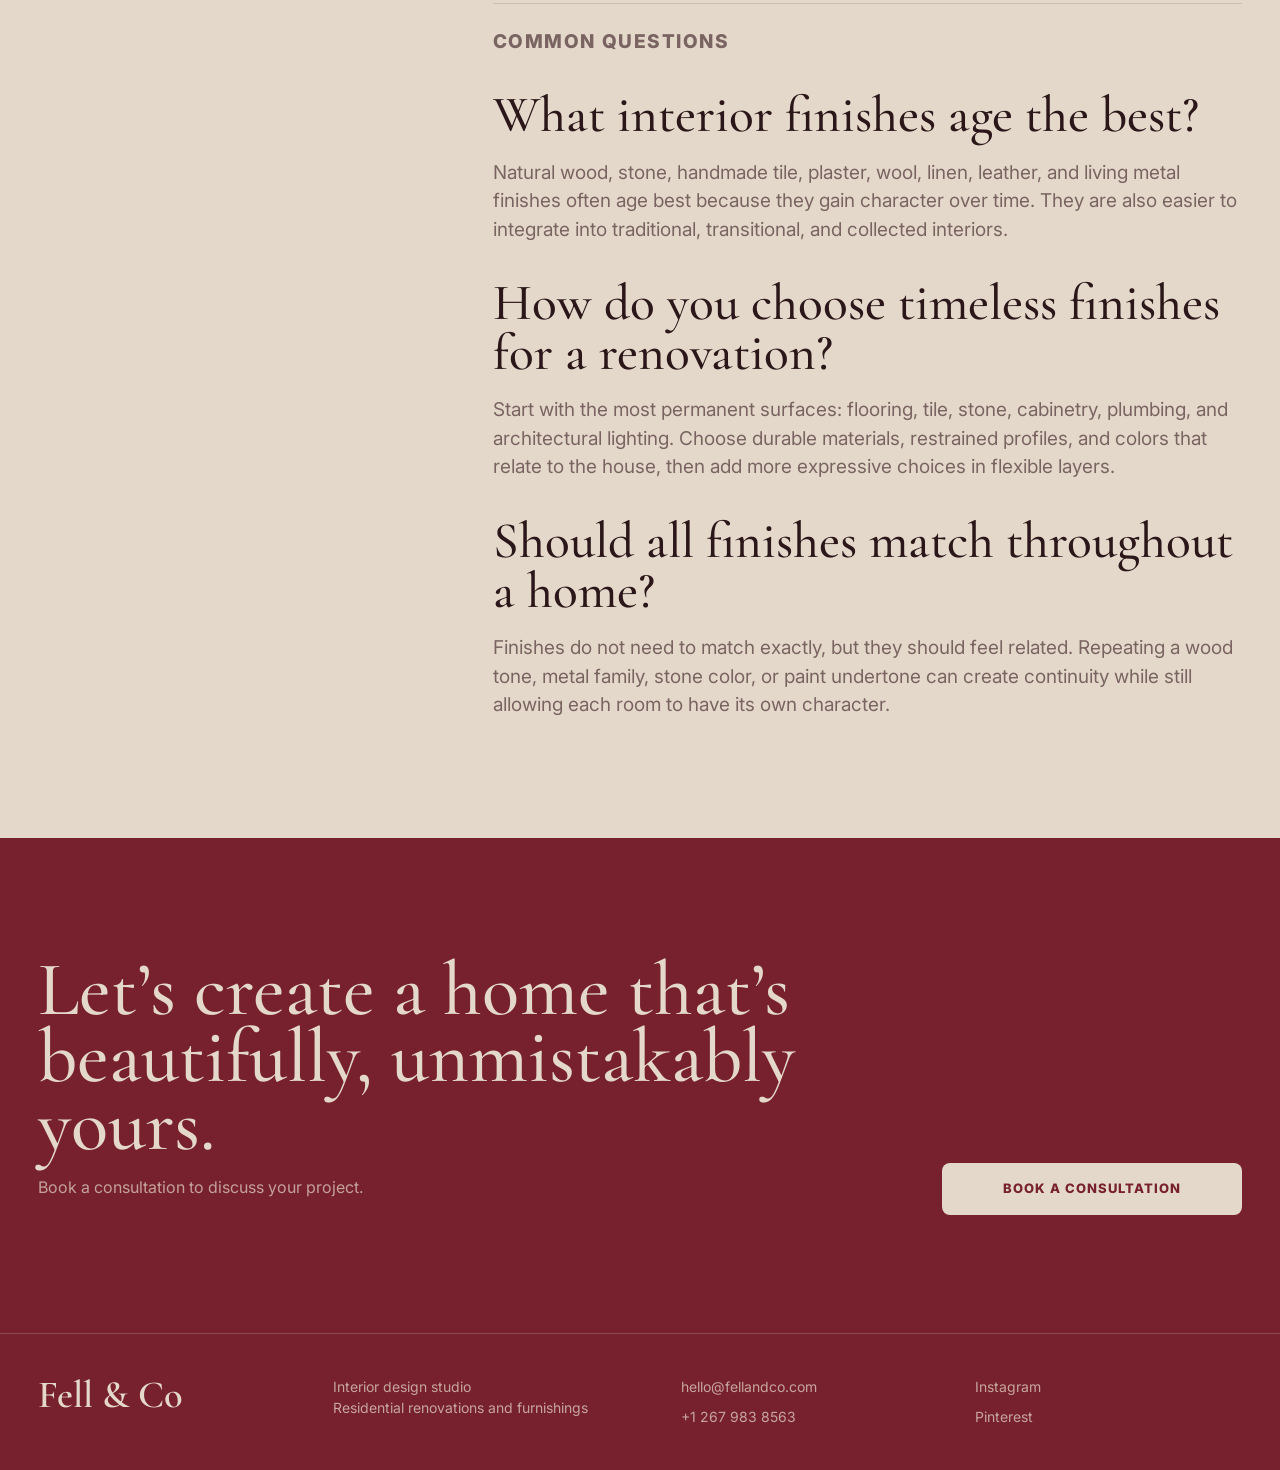
<file: choosing-finishes-that-age-gracefully.html>
<!doctype html>
<html lang="en">
  <head>
    <meta charset="UTF-8" />
    <meta name="viewport" content="width=device-width, initial-scale=1.0" />
    <title>Choosing Finishes That Age Gracefully | Fell &amp; Co</title>
    <meta
      name="description"
      content="Learn how to choose timeless interior finishes that age gracefully, from flooring, stone, tile, paint, hardware, lighting, and natural materials to durable renovation details."
    />
    <link rel="preconnect" href="https://fonts.googleapis.com" />
    <link rel="preconnect" href="https://fonts.gstatic.com" crossorigin />
    <link
      href="https://fonts.googleapis.com/css2?family=Cormorant+Garamond:wght@500;600&family=Inter:wght@400;500;600;700&display=swap"
      rel="stylesheet"
    />
    <link rel="stylesheet" href="styles.css" />
    <link rel="icon" href="assets/favicon.svg" type="image/svg+xml" />
    <script type="application/ld+json">
      {
        "@context": "https://schema.org",
        "@type": "Article",
        "headline": "Choosing Finishes That Age Gracefully",
        "description": "A design guide to choosing durable, timeless interior finishes for renovations and furnished homes.",
        "author": {
          "@type": "Organization",
          "name": "Fell & Co"
        },
        "publisher": {
          "@type": "Organization",
          "name": "Fell & Co"
        },
        "mainEntityOfPage": "https://fellandco.com/choosing-finishes-that-age-gracefully.html"
      }
    </script>
    <script type="application/ld+json">
      {
        "@context": "https://schema.org",
        "@type": "FAQPage",
        "mainEntity": [
          {
            "@type": "Question",
            "name": "What interior finishes age the best?",
            "acceptedAnswer": {
              "@type": "Answer",
              "text": "Natural wood, stone, unlacquered or living metal finishes, handmade tile, quality plaster, wool, linen, leather, and classic paint colors often age well because they develop depth instead of looking worn out quickly."
            }
          },
          {
            "@type": "Question",
            "name": "How do you choose timeless finishes for a renovation?",
            "acceptedAnswer": {
              "@type": "Answer",
              "text": "Choose timeless renovation finishes by prioritizing durable materials, simple profiles, balanced color, repairable surfaces, and details that relate to the architecture of the home rather than short-term trends."
            }
          },
          {
            "@type": "Question",
            "name": "Which finishes should be trend-forward?",
            "acceptedAnswer": {
              "@type": "Answer",
              "text": "Use trend-forward finishes in lower-risk layers such as paint, pillows, lamps, art, accessories, and small furnishings. Keep expensive permanent choices like flooring, tile, stone, cabinetry, and plumbing fixtures more enduring."
            }
          }
        ]
      }
    </script>
  </head>
  <body class="project-page journal-page">
    <header class="site-header project-header is-scrolled">
      <a class="brand" href="index.html#top" aria-label="Fell & Co home">Fell &amp; Co</a>
      <nav class="desktop-nav" aria-label="Primary navigation">
        <a href="portfolio.html">Portfolio</a>
        <a href="index.html#services">Services</a>
        <a href="index.html#about">About</a>
        <a href="journal.html">Blog</a>
        <a href="index.html#contact">Contact</a>
      </nav>
      <a class="header-cta" href="index.html#contact">Book a consultation</a>
      <button class="menu-toggle" type="button" aria-label="Open menu" aria-expanded="false">
        <span></span>
        <span></span>
      </button>
    </header>

    <main id="top">
      <article>
        <section class="journal-hero">
          <div class="journal-hero-copy">
            <a class="small-link" href="journal.html">Back to journal</a>
            <p class="section-label">Materials</p>
            <h1>Choosing finishes that age gracefully</h1>
            <p>
              A practical guide to selecting timeless interior finishes for renovations, from wood
              floors and stone counters to tile, paint, lighting, hardware, and the details that
              make a home feel settled for years.
            </p>
          </div>
          <img
            src="assets/detail-room.webp"
            alt="Quiet living room detail with tailored furniture, framed art, and layered materials"
          />
        </section>

        <section class="article-layout section">
          <aside class="article-sidebar" aria-label="Article summary">
            <p class="section-label">In This Article</p>
            <p>Choose permanent finishes for durability and character, then save trend-driven choices for layers that are easier to change.</p>
          </aside>
          <div class="article-body">
            <p class="article-lede">
              Finishes age gracefully when they can handle daily life, develop character over time,
              and still feel connected to the architecture of the home. The best renovation
              materials are not simply neutral or expensive. They are durable, repairable, tactile,
              and chosen with enough restraint to outlast a trend cycle.
            </p>

            <h2>Start with the finishes that are hardest to replace.</h2>
            <p>
              Floors, stone, tile, cabinetry, plumbing fixtures, and built-in lighting deserve the
              most careful attention because they are expensive and disruptive to change. These are
              the places to favor lasting materials, quiet profiles, and colors that work with the
              house rather than against it.
            </p>
            <p>
              That does not mean every selection has to be plain. A beautiful marble, handmade
              tile, warm wood floor, or unlacquered brass fitting can have plenty of personality.
              The key is choosing materials with inherent depth, not finishes that rely on novelty
              to feel interesting.
            </p>

            <figure class="article-image">
              <img
                src="assets/gallery-house/09-DSC07097.jpg"
                alt="Renovated kitchen with marble counters, panel-front appliances, wood floors, and leather stools"
              loading="lazy" />
              <figcaption>Permanent renovation finishes should feel useful, grounded, and connected to the architecture around them.</figcaption>
            </figure>

            <h2>Favor natural materials that show wear honestly.</h2>
            <p>
              Wood, stone, plaster, linen, wool, leather, and living metals tend to age better than
              materials designed to look perfect forever. They can soften, patina, darken, or gain
              small marks without looking immediately damaged.
            </p>
            <p>
              This is especially important in family homes, historic houses, and hardworking
              kitchens or baths. A finish that can absorb life gracefully will often look better in
              ten years than a pristine surface that shows every scratch as a failure.
            </p>

            <h2>Use color with restraint, not fear.</h2>
            <p>
              Timeless interiors are not limited to white, gray, or beige. Muted blues, deep reds,
              mossy greens, warm browns, charcoal, cream, and ochre can all age beautifully when
              they relate to the architecture, light, and surrounding materials.
            </p>
            <p>
              Paint is also one of the safest places to be expressive because it is easier to
              revise than flooring or stone. If a client wants a stronger color story, we often use
              paint, upholstery, window treatments, or art to carry that energy while keeping the
              most permanent materials more grounded.
            </p>

            <figure class="article-image">
              <img
                src="assets/crows-perch/11-DSC02058-Edit.jpg"
                alt="Pool house room with patterned walls, pale blue-green trim, seating, and kitchenette"
              loading="lazy" />
              <figcaption>Color and pattern can age well when they are tied to the room's architecture and used with clear intent.</figcaption>
            </figure>

            <h2>Choose classic profiles over overly recognizable trends.</h2>
            <p>
              The shape of a finish often dates faster than the material itself. Cabinet doors,
              edge profiles, faucets, tile layouts, stair rails, and lighting silhouettes should be
              selected with the home in mind. Simple forms usually give materials more longevity.
            </p>
            <p>
              A finish that looks good because of proportion, craft, and material quality will age
              better than one that is memorable only because it resembles a current showroom trend.
            </p>

            <h2>Let hardware and lighting add quiet character.</h2>
            <p>
              Hardware and lighting are small compared with flooring or cabinetry, but they shape
              how finished a room feels. Brass, bronze, nickel, iron, ceramic, glass, and shaded
              lamps can all add warmth when the scale and finish are right.
            </p>
            <p>
              These details should not feel like accessories chosen at the very end. They are part
              of the architecture of use: the handle touched every morning, the sconce seen from
              the hall, the pendant that changes how a stone counter reads at night.
            </p>

            <h2>Save trend-driven choices for flexible layers.</h2>
            <p>
              A home can still feel current without making every permanent surface trend-forward.
              Pillows, lamps, occasional tables, art, small rugs, styling pieces, and even wall
              color can carry more seasonal energy because they are simpler to revise over time.
            </p>
            <p>
              This approach keeps the renovation investment protected. The bones of the home stay
              enduring, while the softer layers can evolve as the family, collection, and taste
              evolve.
            </p>

            <section class="article-faq" aria-label="Timeless finish selection questions">
              <p class="section-label">Common Questions</p>
              <h2>What interior finishes age the best?</h2>
              <p>
                Natural wood, stone, handmade tile, plaster, wool, linen, leather, and living metal
                finishes often age best because they gain character over time. They are also easier
                to integrate into traditional, transitional, and collected interiors.
              </p>

              <h2>How do you choose timeless finishes for a renovation?</h2>
              <p>
                Start with the most permanent surfaces: flooring, tile, stone, cabinetry, plumbing,
                and architectural lighting. Choose durable materials, restrained profiles, and
                colors that relate to the house, then add more expressive choices in flexible
                layers.
              </p>

              <h2>Should all finishes match throughout a home?</h2>
              <p>
                Finishes do not need to match exactly, but they should feel related. Repeating a
                wood tone, metal family, stone color, or paint undertone can create continuity
                while still allowing each room to have its own character.
              </p>
            </section>
          </div>
        </section>
      </article>

      <section class="consultation">
        <div>
          <h2>Let&rsquo;s create a home that&rsquo;s beautifully, unmistakably yours.</h2>
          <p>Book a consultation to discuss your project.</p>
        </div>
        <a href="mailto:hello@fellandco.com">Book a consultation</a>
      </section>
    </main>

    <footer class="site-footer">
      <a class="brand" href="index.html#top">Fell &amp; Co</a>
      <address>
        Interior design studio<br />
        Residential renovations and furnishings
      </address>
      <div class="footer-contact">
        <a href="mailto:hello@fellandco.com">hello@fellandco.com</a>
        <a href="tel:+12679838563">+1 267 983 8563</a>
      </div>
      <div class="socials">
        <a href="https://www.instagram.com/fellandco/" target="_blank" rel="noopener noreferrer">Instagram</a>
        <a href="https://www.pinterest.com/fellandco/" target="_blank" rel="noopener noreferrer">Pinterest</a>
      </div>
    </footer>

    <script src="script.js"></script>
  </body>
</html>
</file>
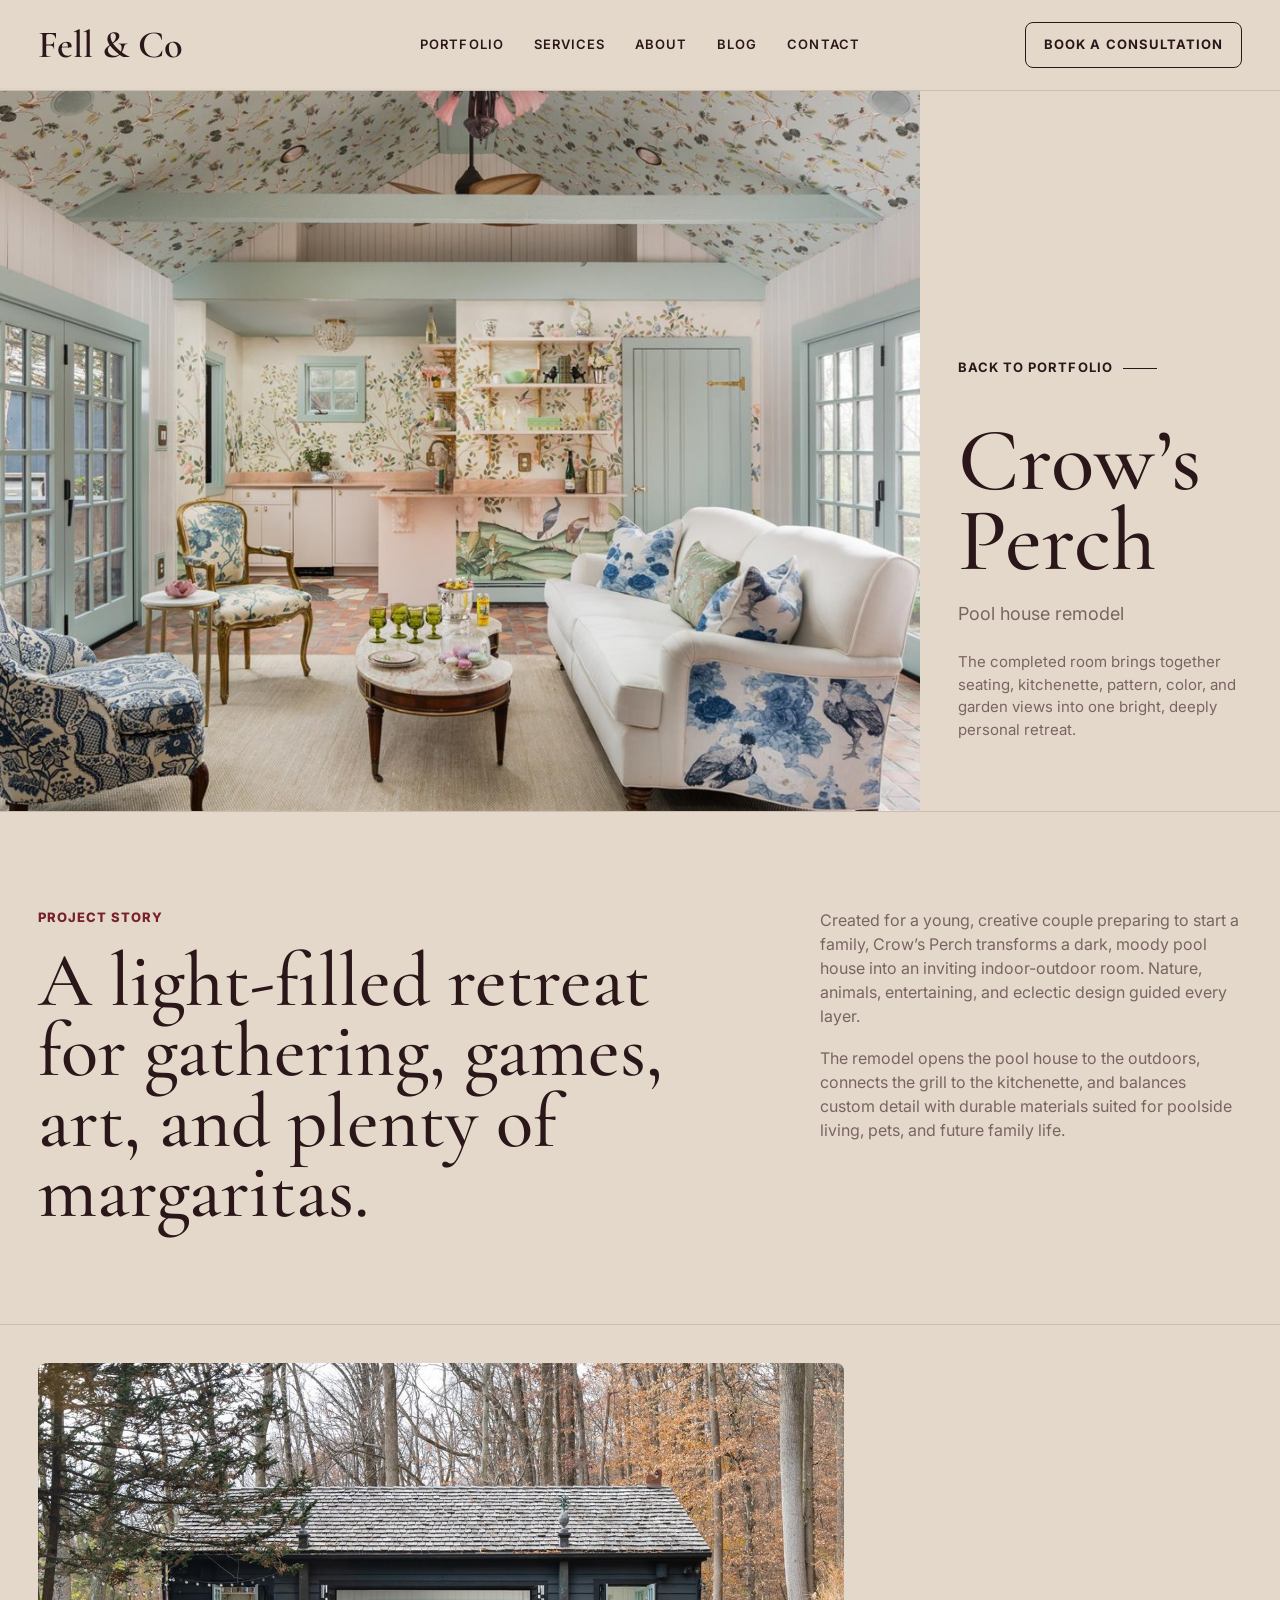
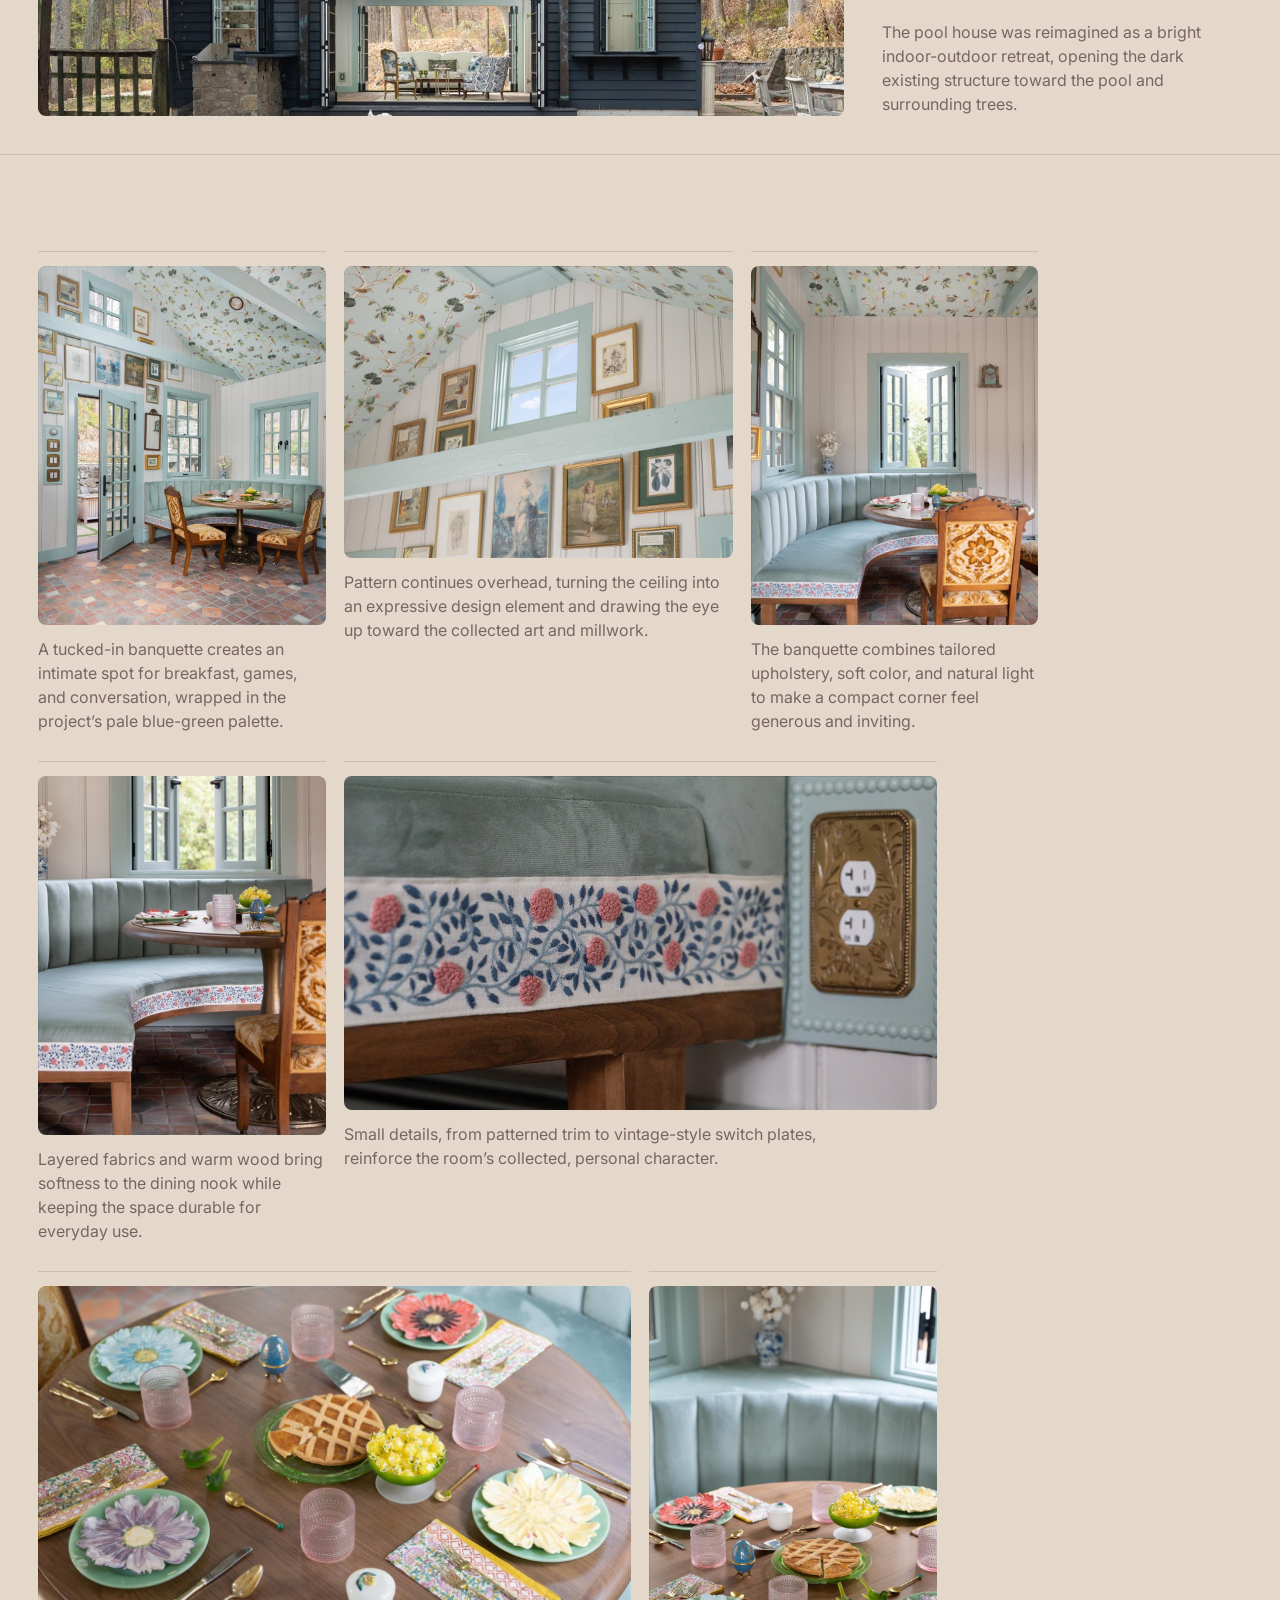
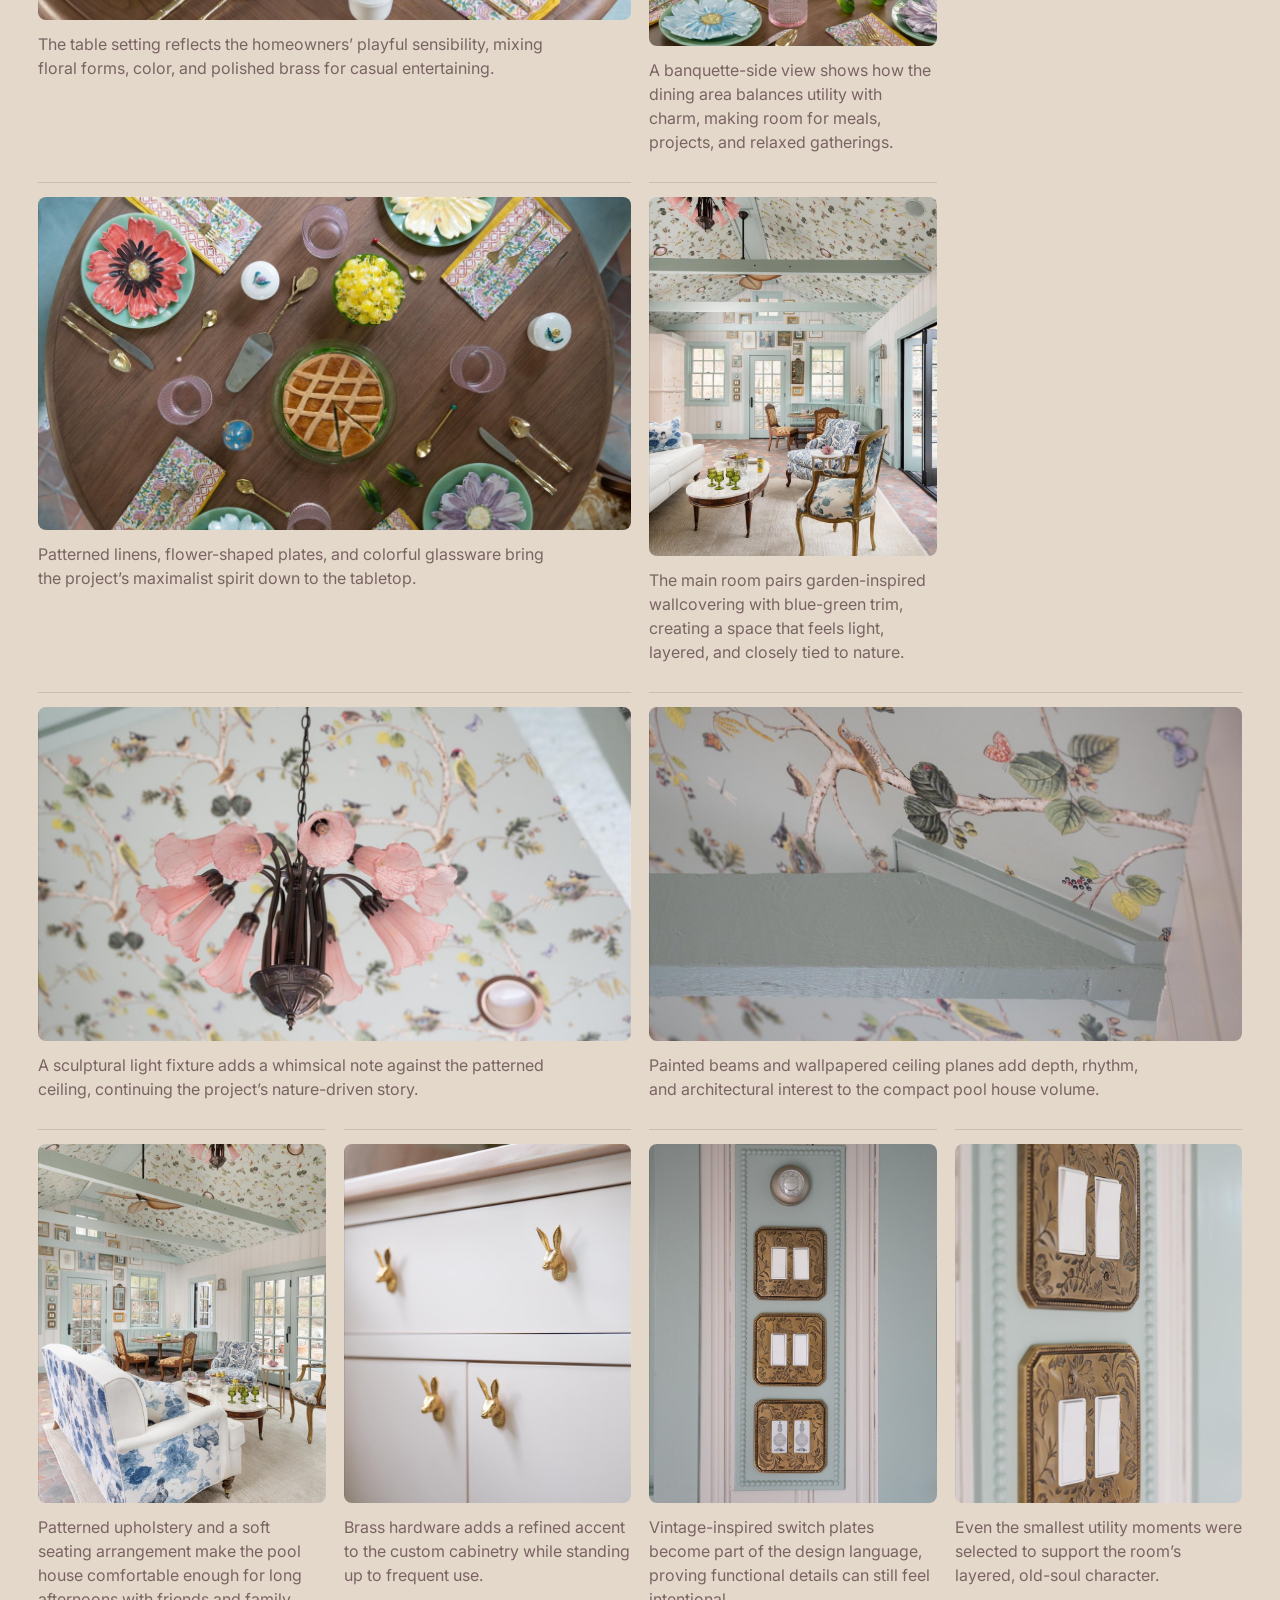
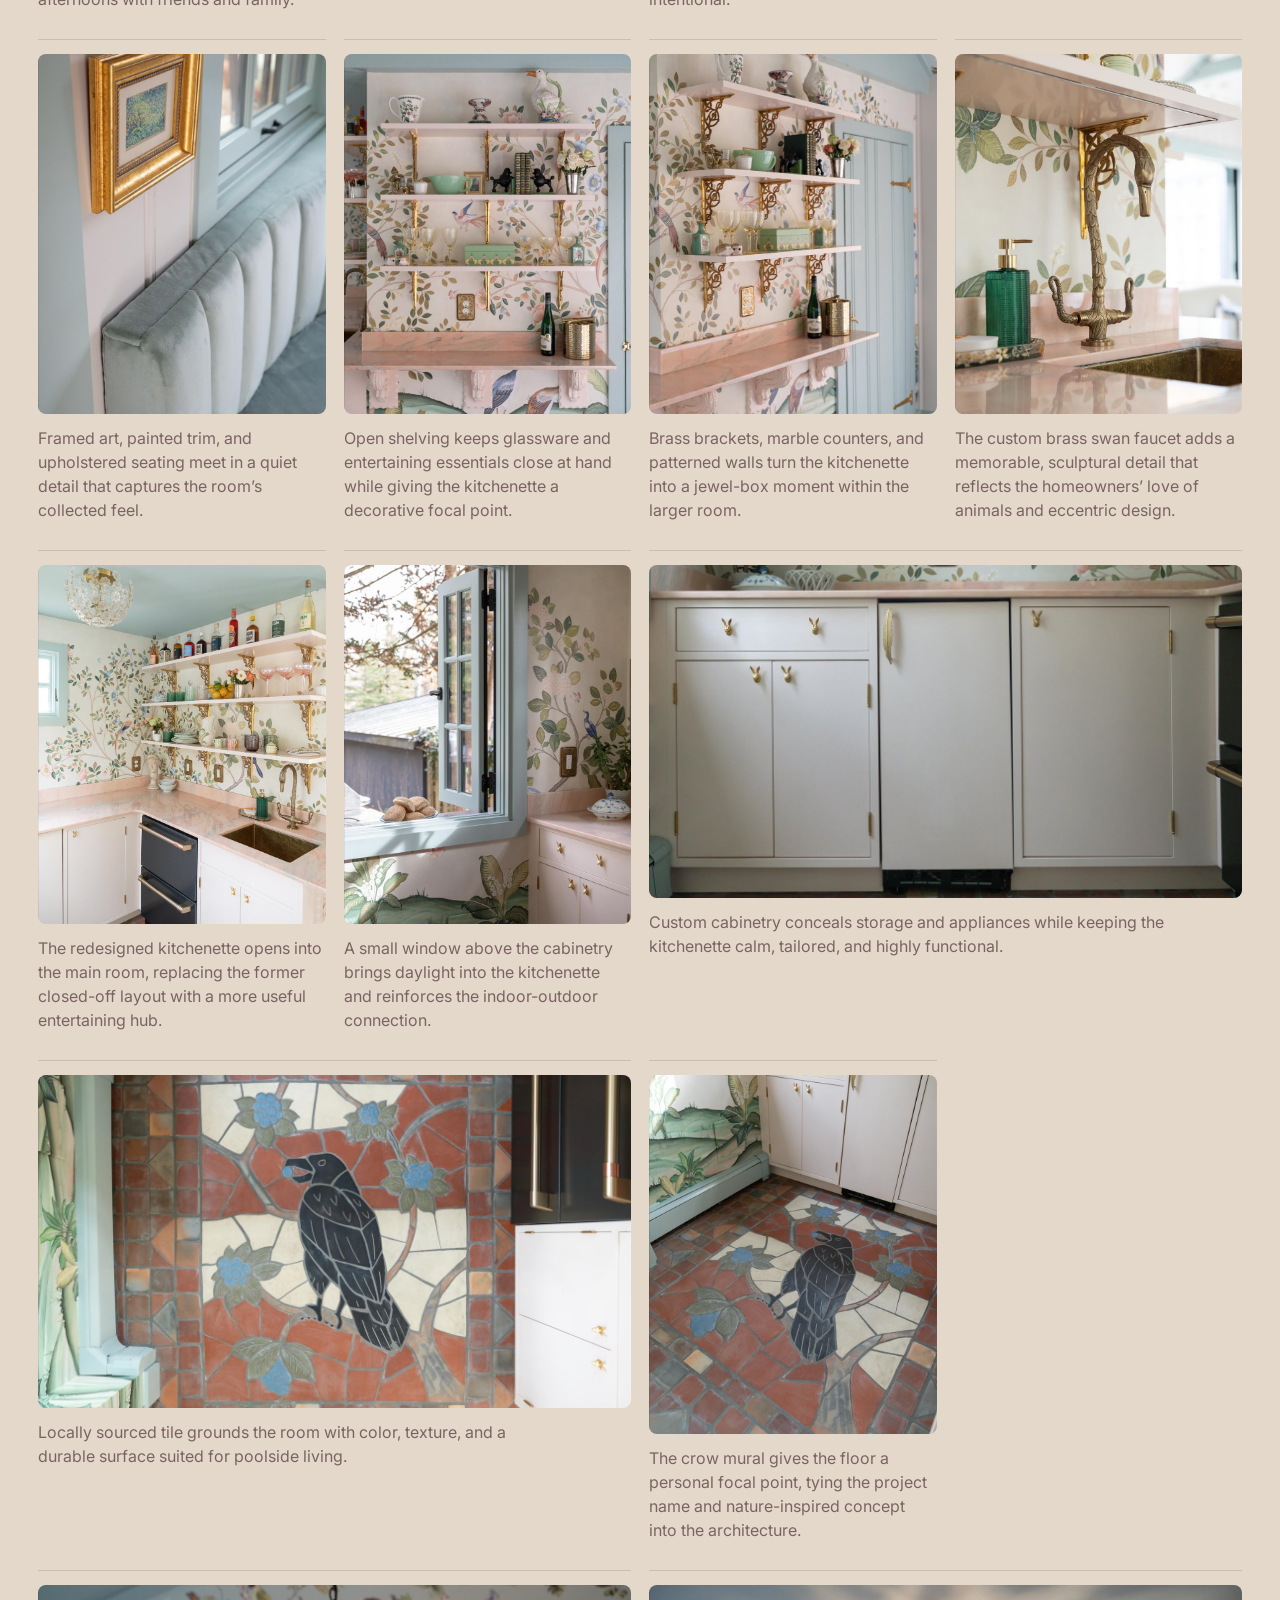
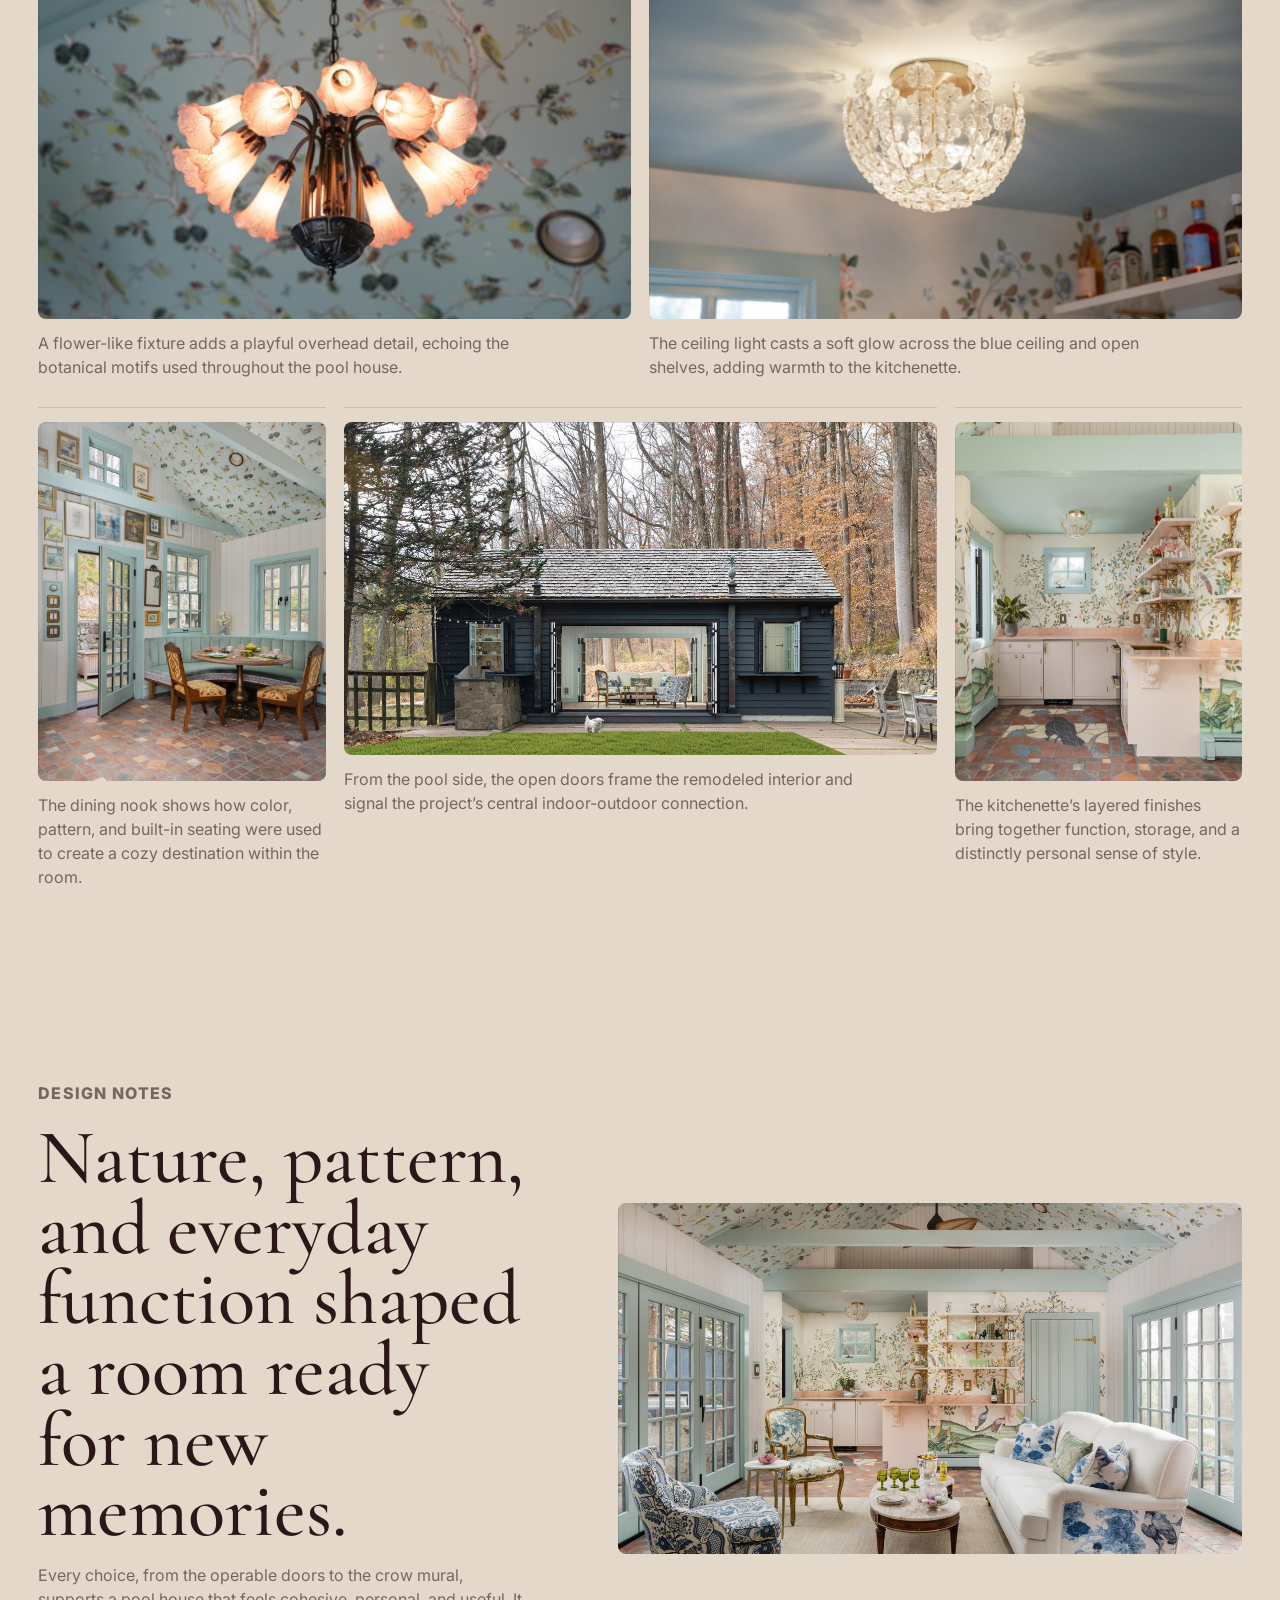
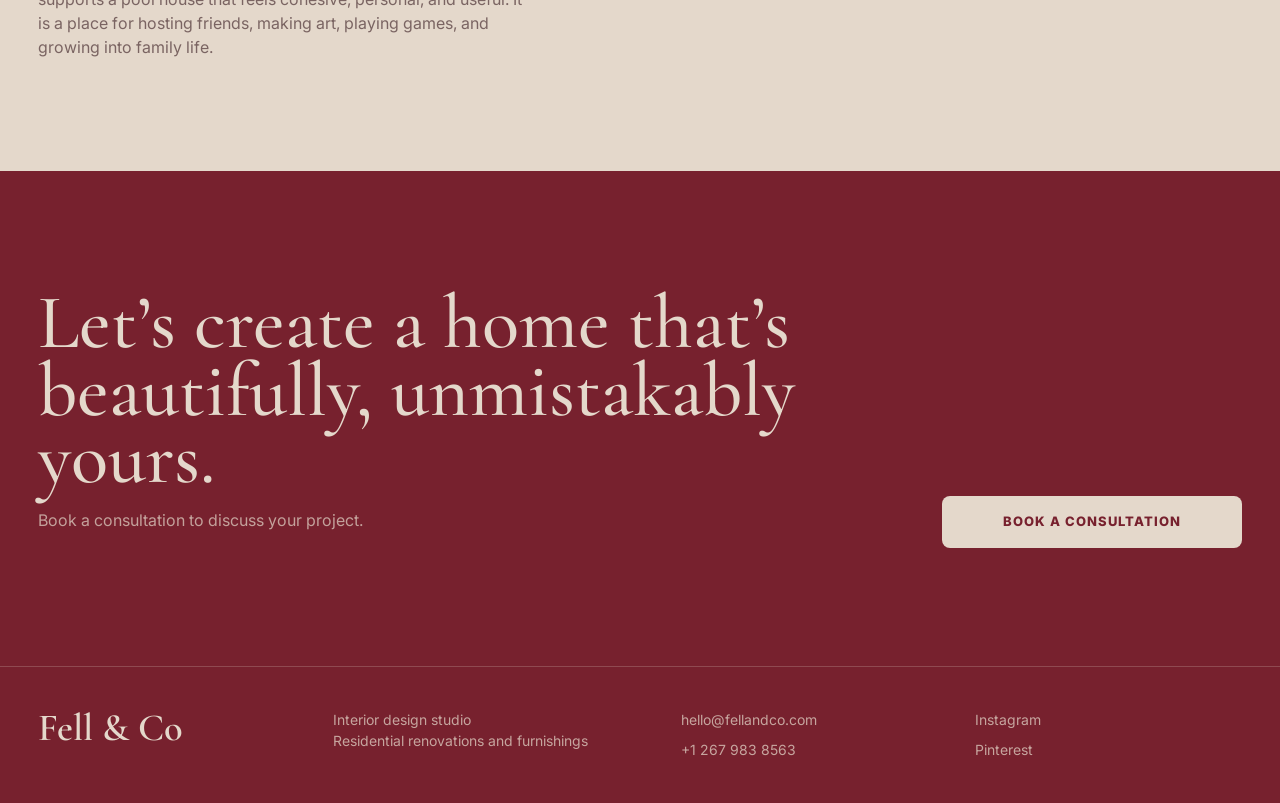
<file: crows-perch.html>
<!doctype html>
<html lang="en">
  <head>
    <meta charset="UTF-8" />
    <meta name="viewport" content="width=device-width, initial-scale=1.0" />
    <title>Crow&rsquo;s Perch | Fell &amp; Co</title>
    <meta
      name="description"
      content="Crow's Perch is a Fell & Co pool house remodel designed as a light-filled, indoor-outdoor retreat for entertaining, family life, and playful design."
    />
    <link rel="preconnect" href="https://fonts.googleapis.com" />
    <link rel="preconnect" href="https://fonts.gstatic.com" crossorigin />
    <link
      href="https://fonts.googleapis.com/css2?family=Cormorant+Garamond:wght@500;600&family=Inter:wght@400;500;600;700&display=swap"
      rel="stylesheet"
    />
    <link rel="stylesheet" href="styles.css" />
    <link rel="icon" href="assets/favicon.svg" type="image/svg+xml" />
  </head>
  <body class="project-page">
    <header class="site-header project-header is-scrolled">
      <a class="brand" href="index.html#top" aria-label="Fell & Co home">Fell &amp; Co</a>
      <nav class="desktop-nav" aria-label="Primary navigation">
        <a href="portfolio.html">Portfolio</a>
        <a href="index.html#services">Services</a>
        <a href="index.html#about">About</a>
        <a href="journal.html">Blog</a>
        <a href="index.html#contact">Contact</a>
      </nav>
      <a class="header-cta" href="index.html#contact">Book a consultation</a>
      <button class="menu-toggle" type="button" aria-label="Open menu" aria-expanded="false">
        <span></span>
        <span></span>
      </button>
    </header>

    <main id="top">
      <section class="project-hero">
        <img
          src="assets/crows-perch/35-DSC02235-Edit.jpg"
          alt="Crow's Perch pool house with patterned wallpaper, pale blue-green doors, white sofa, kitchenette, and layered seating"
        />
        <div class="project-hero-copy">
          <a class="small-link" href="portfolio.html">Back to portfolio</a>
          <h1>Crow&rsquo;s Perch</h1>
          <p>Pool house remodel</p>
          <p class="project-hero-note">
            The completed room brings together seating, kitchenette, pattern, color, and garden
            views into one bright, deeply personal retreat.
          </p>
        </div>
      </section>

      <section class="project-intro section">
        <div>
          <p class="section-label">Project Story</p>
          <h2>A light-filled retreat for gathering, games, art, and plenty of margaritas.</h2>
        </div>
        <div class="project-intro-copy">
          <p>
            Created for a young, creative couple preparing to start a family, Crow&rsquo;s Perch
            transforms a dark, moody pool house into an inviting indoor-outdoor room. Nature,
            animals, entertaining, and eclectic design guided every layer.
          </p>
          <p>
            The remodel opens the pool house to the outdoors, connects the grill to the
            kitchenette, and balances custom detail with durable materials suited for poolside
            living, pets, and future family life.
          </p>
        </div>
      </section>

      <section class="project-feature">
        <img
          src="assets/crows-perch/01-DSC02194-Edit-Edit.jpg"
          alt="Exterior view of the Crow's Perch pool house with open doors facing the pool"
        loading="lazy" />
        <p>
          The pool house was reimagined as a bright indoor-outdoor retreat, opening the dark
          existing structure toward the pool and surrounding trees.
        </p>
      </section>

      <section class="project-gallery section" aria-label="Crow's Perch project gallery">
        <figure class="gallery-item tall">
          <img src="assets/crows-perch/03-DSC02028-Edit.jpg" alt="Built-in dining banquette with pale blue-green trim and patterned ceiling" loading="lazy" />
          <figcaption>A tucked-in banquette creates an intimate spot for breakfast, games, and conversation, wrapped in the project&rsquo;s pale blue-green palette.</figcaption>
        </figure>
        <figure class="gallery-item">
          <img src="assets/crows-perch/04-DSC02101-Edit.jpg" alt="Patterned ceiling, blue-green trim, and collected framed art" loading="lazy" />
          <figcaption>Pattern continues overhead, turning the ceiling into an expressive design element and drawing the eye up toward the collected art and millwork.</figcaption>
        </figure>
        <figure class="gallery-item tall">
          <img src="assets/crows-perch/05-DSC02122.jpg" alt="Dining banquette with upholstered bench, window, and round table" loading="lazy" />
          <figcaption>The banquette combines tailored upholstery, soft color, and natural light to make a compact corner feel generous and inviting.</figcaption>
        </figure>
        <figure class="gallery-item tall">
          <img src="assets/crows-perch/06-DSC02125.jpg" alt="Dining nook detail with patterned bench cushion and wood chair" loading="lazy" />
          <figcaption>Layered fabrics and warm wood bring softness to the dining nook while keeping the space durable for everyday use.</figcaption>
        </figure>
        <figure class="gallery-item wide">
          <img src="assets/crows-perch/07-DSC02137.jpg" alt="Patterned trim detail and vintage-style switch plate" loading="lazy" />
          <figcaption>Small details, from patterned trim to vintage-style switch plates, reinforce the room&rsquo;s collected, personal character.</figcaption>
        </figure>
        <figure class="gallery-item wide">
          <img src="assets/crows-perch/08-DSC02104.jpg" alt="Round table set with flower-shaped plates, patterned linens, brass flatware, and pie" loading="lazy" />
          <figcaption>The table setting reflects the homeowners&rsquo; playful sensibility, mixing floral forms, color, and polished brass for casual entertaining.</figcaption>
        </figure>
        <figure class="gallery-item tall">
          <img src="assets/crows-perch/09-DSC02119.jpg" alt="Banquette-side view of a table set for entertaining" loading="lazy" />
          <figcaption>A banquette-side view shows how the dining area balances utility with charm, making room for meals, projects, and relaxed gatherings.</figcaption>
        </figure>
        <figure class="gallery-item wide">
          <img src="assets/crows-perch/10-DSC02116.jpg" alt="Overhead view of a round dining table with colorful plates and patterned linens" loading="lazy" />
          <figcaption>Patterned linens, flower-shaped plates, and colorful glassware bring the project&rsquo;s maximalist spirit down to the tabletop.</figcaption>
        </figure>
        <figure class="gallery-item tall">
          <img src="assets/crows-perch/11-DSC02058-Edit.jpg" alt="Main pool house room with patterned walls, seating, kitchenette, and blue-green doors" loading="lazy" />
          <figcaption>The main room pairs garden-inspired wallcovering with blue-green trim, creating a space that feels light, layered, and closely tied to nature.</figcaption>
        </figure>
        <figure class="gallery-item wide">
          <img src="assets/crows-perch/12-DSC02100.jpg" alt="Flower-like ceiling light set against patterned wallpaper" loading="lazy" />
          <figcaption>A sculptural light fixture adds a whimsical note against the patterned ceiling, continuing the project&rsquo;s nature-driven story.</figcaption>
        </figure>
        <figure class="gallery-item wide">
          <img src="assets/crows-perch/13-DSC02095.jpg" alt="Painted beams and patterned ceiling planes" loading="lazy" />
          <figcaption>Painted beams and wallpapered ceiling planes add depth, rhythm, and architectural interest to the compact pool house volume.</figcaption>
        </figure>
        <figure class="gallery-item tall">
          <img src="assets/crows-perch/14-DSC02077-Edit.jpg" alt="Patterned upholstered chair and white sofa in the pool house" loading="lazy" />
          <figcaption>Patterned upholstery and a soft seating arrangement make the pool house comfortable enough for long afternoons with friends and family.</figcaption>
        </figure>
        <figure class="gallery-item tall">
          <img src="assets/crows-perch/15-DSC02092.jpg" alt="Cabinetry detail with brass hardware" loading="lazy" />
          <figcaption>Brass hardware adds a refined accent to the custom cabinetry while standing up to frequent use.</figcaption>
        </figure>
        <figure class="gallery-item tall">
          <img src="assets/crows-perch/16-DSC02128.jpg" alt="Vintage-inspired switch plates set into pale blue-green trim" loading="lazy" />
          <figcaption>Vintage-inspired switch plates become part of the design language, proving functional details can still feel intentional.</figcaption>
        </figure>
        <figure class="gallery-item tall">
          <img src="assets/crows-perch/17-DSC02131.jpg" alt="Decorative switch plates and patterned trim detail" loading="lazy" />
          <figcaption>Even the smallest utility moments were selected to support the room&rsquo;s layered, old-soul character.</figcaption>
        </figure>
        <figure class="gallery-item tall">
          <img src="assets/crows-perch/18-DSC02134.jpg" alt="Framed art, painted trim, and upholstered seating detail" loading="lazy" />
          <figcaption>Framed art, painted trim, and upholstered seating meet in a quiet detail that captures the room&rsquo;s collected feel.</figcaption>
        </figure>
        <figure class="gallery-item tall">
          <img src="assets/crows-perch/19-DSC02146.jpg" alt="Kitchenette open shelving with patterned wallpaper and decorative glassware" loading="lazy" />
          <figcaption>Open shelving keeps glassware and entertaining essentials close at hand while giving the kitchenette a decorative focal point.</figcaption>
        </figure>
        <figure class="gallery-item tall">
          <img src="assets/crows-perch/20-DSC02149.jpg" alt="Kitchenette shelves, brass brackets, marble counter, and patterned wallcovering" loading="lazy" />
          <figcaption>Brass brackets, marble counters, and patterned walls turn the kitchenette into a jewel-box moment within the larger room.</figcaption>
        </figure>
        <figure class="gallery-item tall">
          <img src="assets/crows-perch/21-DSC02155.jpg" alt="Custom brass swan faucet at the kitchenette sink" loading="lazy" />
          <figcaption>The custom brass swan faucet adds a memorable, sculptural detail that reflects the homeowners&rsquo; love of animals and eccentric design.</figcaption>
        </figure>
        <figure class="gallery-item tall">
          <img src="assets/crows-perch/22-DSC02158.jpg" alt="Redesigned kitchenette with open shelves, cabinetry, and patterned walls" loading="lazy" />
          <figcaption>The redesigned kitchenette opens into the main room, replacing the former closed-off layout with a more useful entertaining hub.</figcaption>
        </figure>
        <figure class="gallery-item tall">
          <img src="assets/crows-perch/23-DSC02161.jpg" alt="Kitchenette cabinetry and small window facing outdoors" loading="lazy" />
          <figcaption>A small window above the cabinetry brings daylight into the kitchenette and reinforces the indoor-outdoor connection.</figcaption>
        </figure>
        <figure class="gallery-item wide">
          <img src="assets/crows-perch/24-DSC02170.jpg" alt="Custom cabinetry with concealed storage below a patterned wall" loading="lazy" />
          <figcaption>Custom cabinetry conceals storage and appliances while keeping the kitchenette calm, tailored, and highly functional.</figcaption>
        </figure>
        <figure class="gallery-item wide">
          <img src="assets/crows-perch/25-DSC02184.jpg" alt="Locally sourced tile floor with a crow design" loading="lazy" />
          <figcaption>Locally sourced tile grounds the room with color, texture, and a durable surface suited for poolside living.</figcaption>
        </figure>
        <figure class="gallery-item tall">
          <img src="assets/crows-perch/26-DSC02185.jpg" alt="Crow mural inset within patterned tile flooring" loading="lazy" />
          <figcaption>The crow mural gives the floor a personal focal point, tying the project name and nature-inspired concept into the architecture.</figcaption>
        </figure>
        <figure class="gallery-item wide">
          <img src="assets/crows-perch/28-DSC02245.jpg" alt="Flower-like light fixture beneath a patterned ceiling" loading="lazy" />
          <figcaption>A flower-like fixture adds a playful overhead detail, echoing the botanical motifs used throughout the pool house.</figcaption>
        </figure>
        <figure class="gallery-item wide">
          <img src="assets/crows-perch/29-DSC02248.jpg" alt="Ceiling light and blue ceiling above open kitchenette shelves" loading="lazy" />
          <figcaption>The ceiling light casts a soft glow across the blue ceiling and open shelves, adding warmth to the kitchenette.</figcaption>
        </figure>
        <figure class="gallery-item tall">
          <img src="assets/crows-perch/31-DSC02028-Edit.jpg" alt="Dining nook with built-in seating and patterned ceiling" loading="lazy" />
          <figcaption>The dining nook shows how color, pattern, and built-in seating were used to create a cozy destination within the room.</figcaption>
        </figure>
        <figure class="gallery-item wide">
          <img src="assets/crows-perch/33-DSC02194-Edit-Edit-Edit.jpg" alt="Open pool house doors framing the remodeled interior from outside" loading="lazy" />
          <figcaption>From the pool side, the open doors frame the remodeled interior and signal the project&rsquo;s central indoor-outdoor connection.</figcaption>
        </figure>
        <figure class="gallery-item tall">
          <img src="assets/crows-perch/34-DSC02224-Edit-Edit.jpg" alt="Kitchenette with layered finishes, shelves, cabinetry, and tile floor" loading="lazy" />
          <figcaption>The kitchenette&rsquo;s layered finishes bring together function, storage, and a distinctly personal sense of style.</figcaption>
        </figure>
      </section>

      <section class="project-closing">
        <div>
          <p class="section-label">Design Notes</p>
          <h2>Nature, pattern, and everyday function shaped a room ready for new memories.</h2>
          <p>
            Every choice, from the operable doors to the crow mural, supports a pool house that
            feels cohesive, personal, and useful. It is a place for hosting friends, making art,
            playing games, and growing into family life.
          </p>
        </div>
        <img
          src="assets/crows-perch/35-DSC02235-Edit.jpg"
          alt="Completed Crow's Perch pool house interior with layered seating, kitchenette, and garden-inspired pattern"
        />
      </section>

      <section class="consultation">
        <div>
          <h2>Let&rsquo;s create a home that&rsquo;s beautifully, unmistakably yours.</h2>
          <p>Book a consultation to discuss your project.</p>
        </div>
        <a href="mailto:hello@fellandco.com">Book a consultation</a>
      </section>
    </main>

    <footer class="site-footer">
      <a class="brand" href="index.html#top">Fell &amp; Co</a>
      <address>
        Interior design studio<br />
        Residential renovations and furnishings
      </address>
      <div class="footer-contact">
        <a href="mailto:hello@fellandco.com">hello@fellandco.com</a>
        <a href="tel:+12679838563">+1 267 983 8563</a>
      </div>
      <div class="socials">
        <a href="https://www.instagram.com/fellandco/" target="_blank" rel="noopener noreferrer">Instagram</a>
        <a href="https://www.pinterest.com/fellandco/" target="_blank" rel="noopener noreferrer">Pinterest</a>
      </div>
    </footer>

    <script src="script.js"></script>
  </body>
</html>
</file>
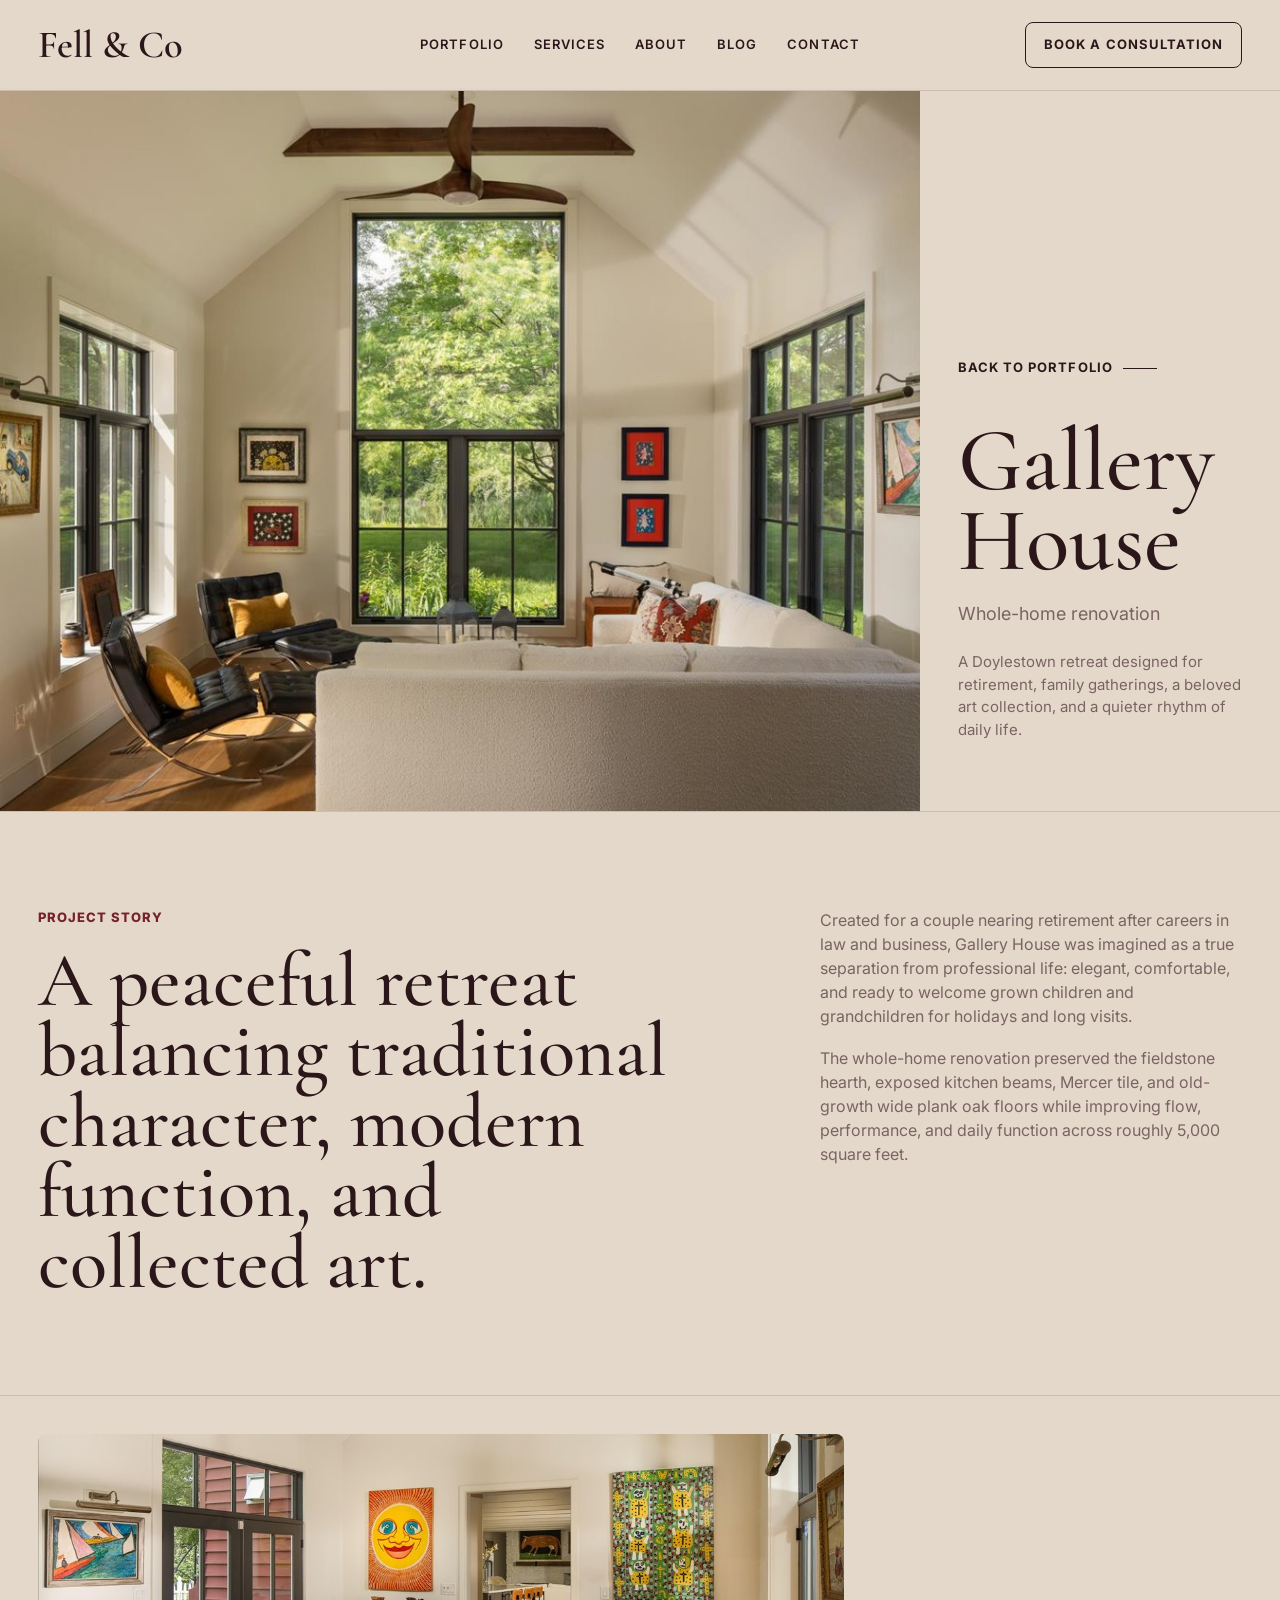
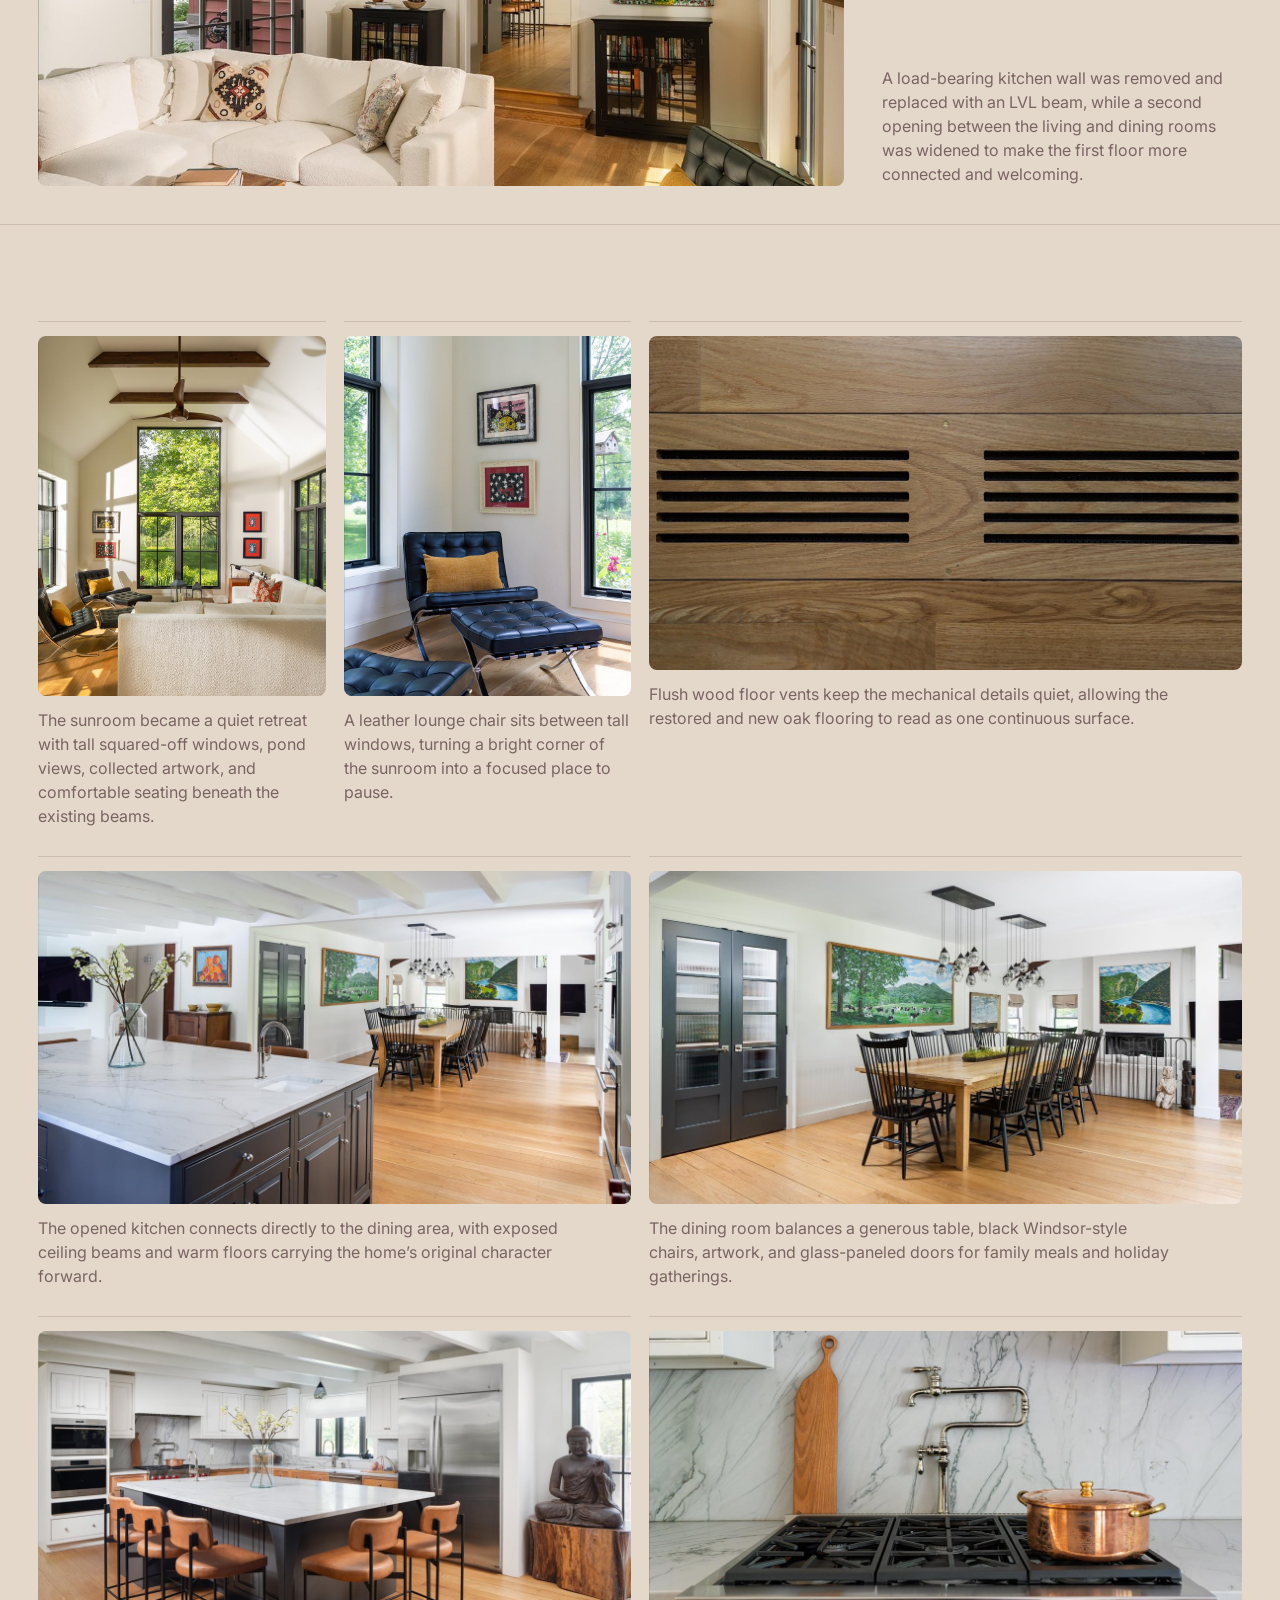
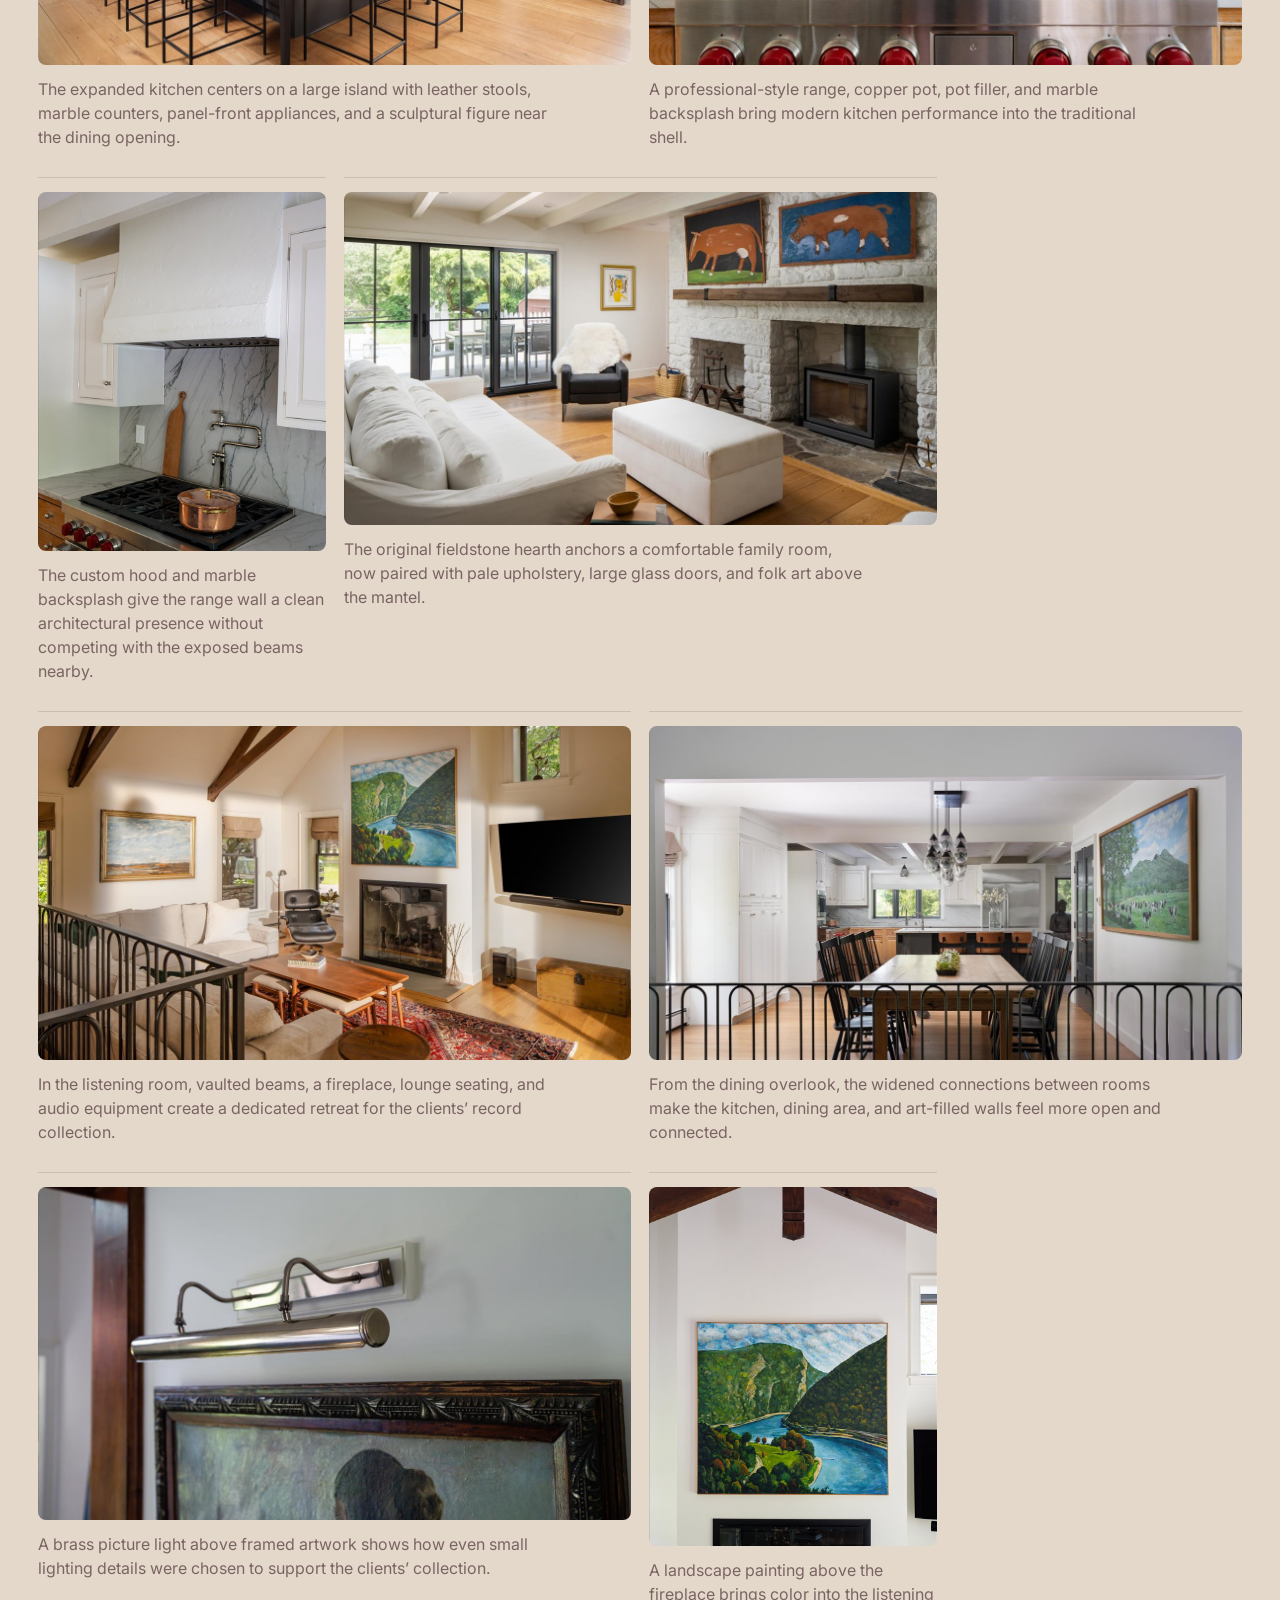
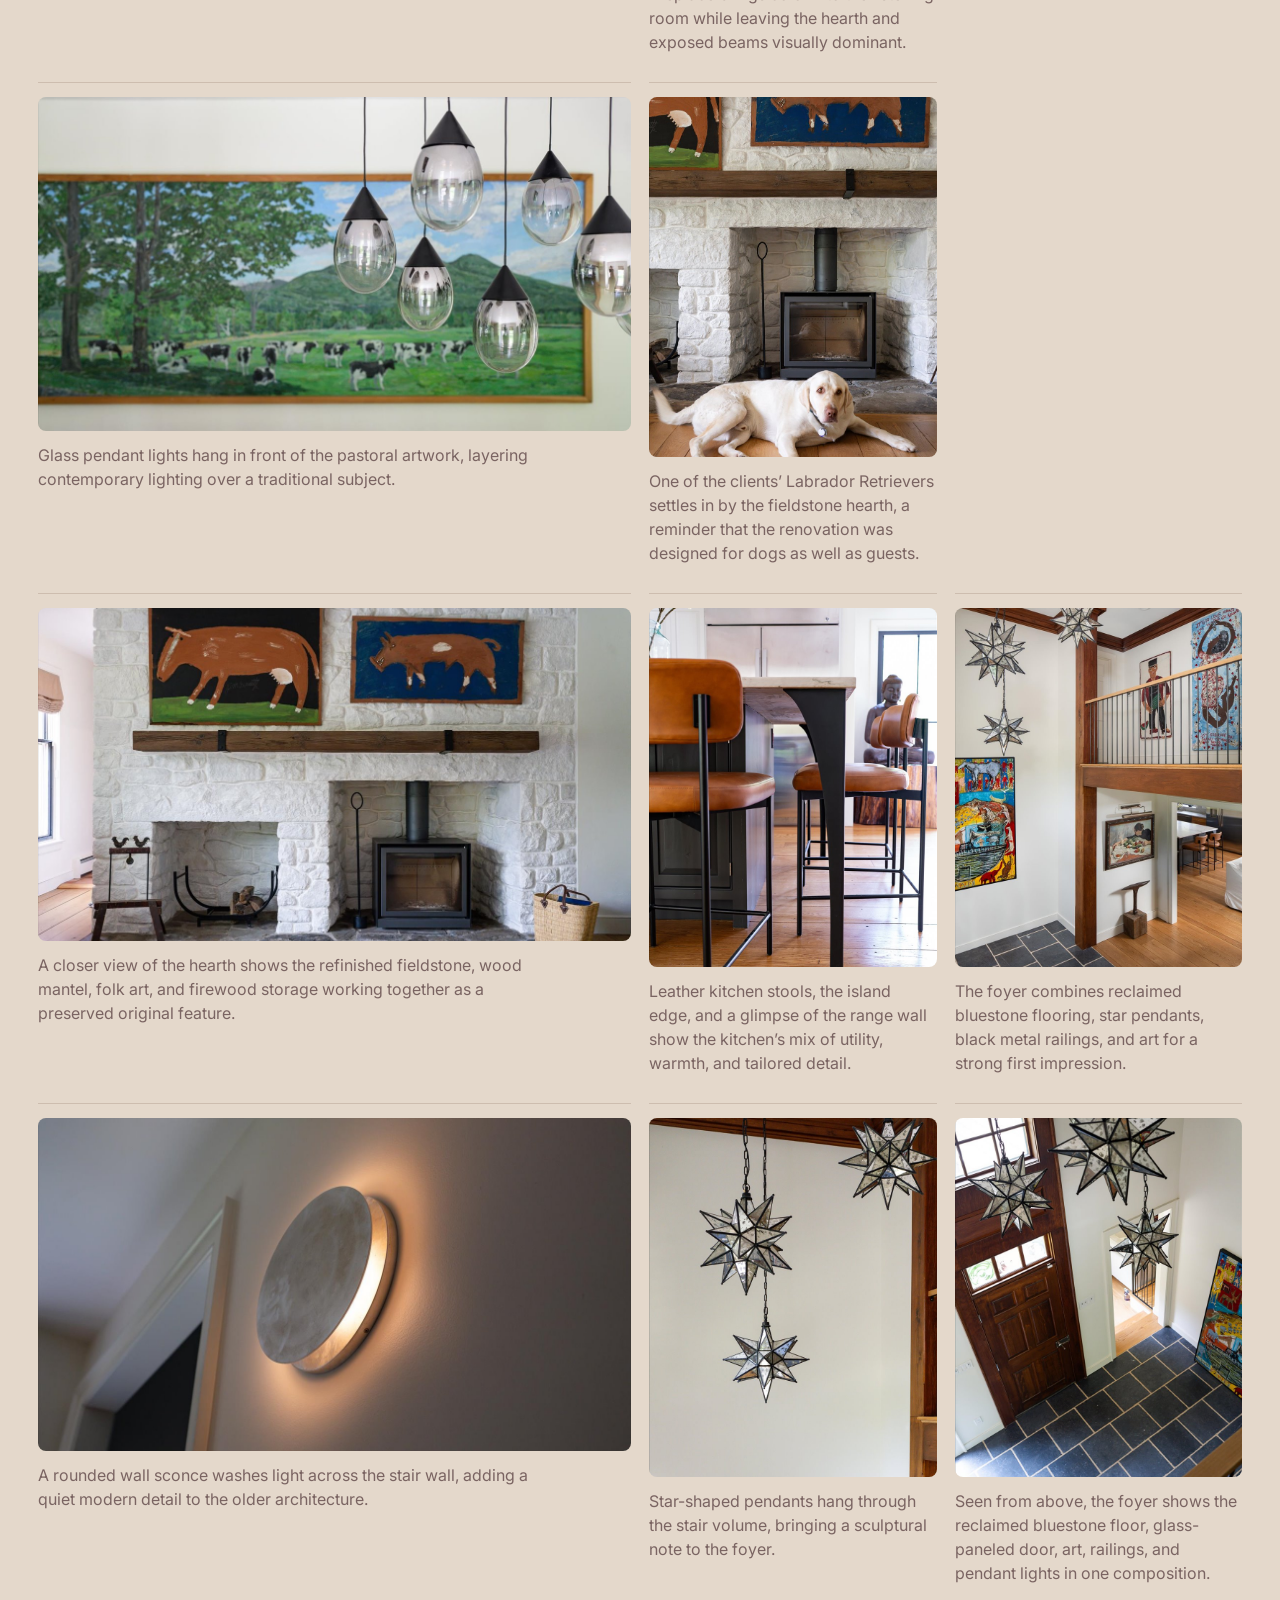
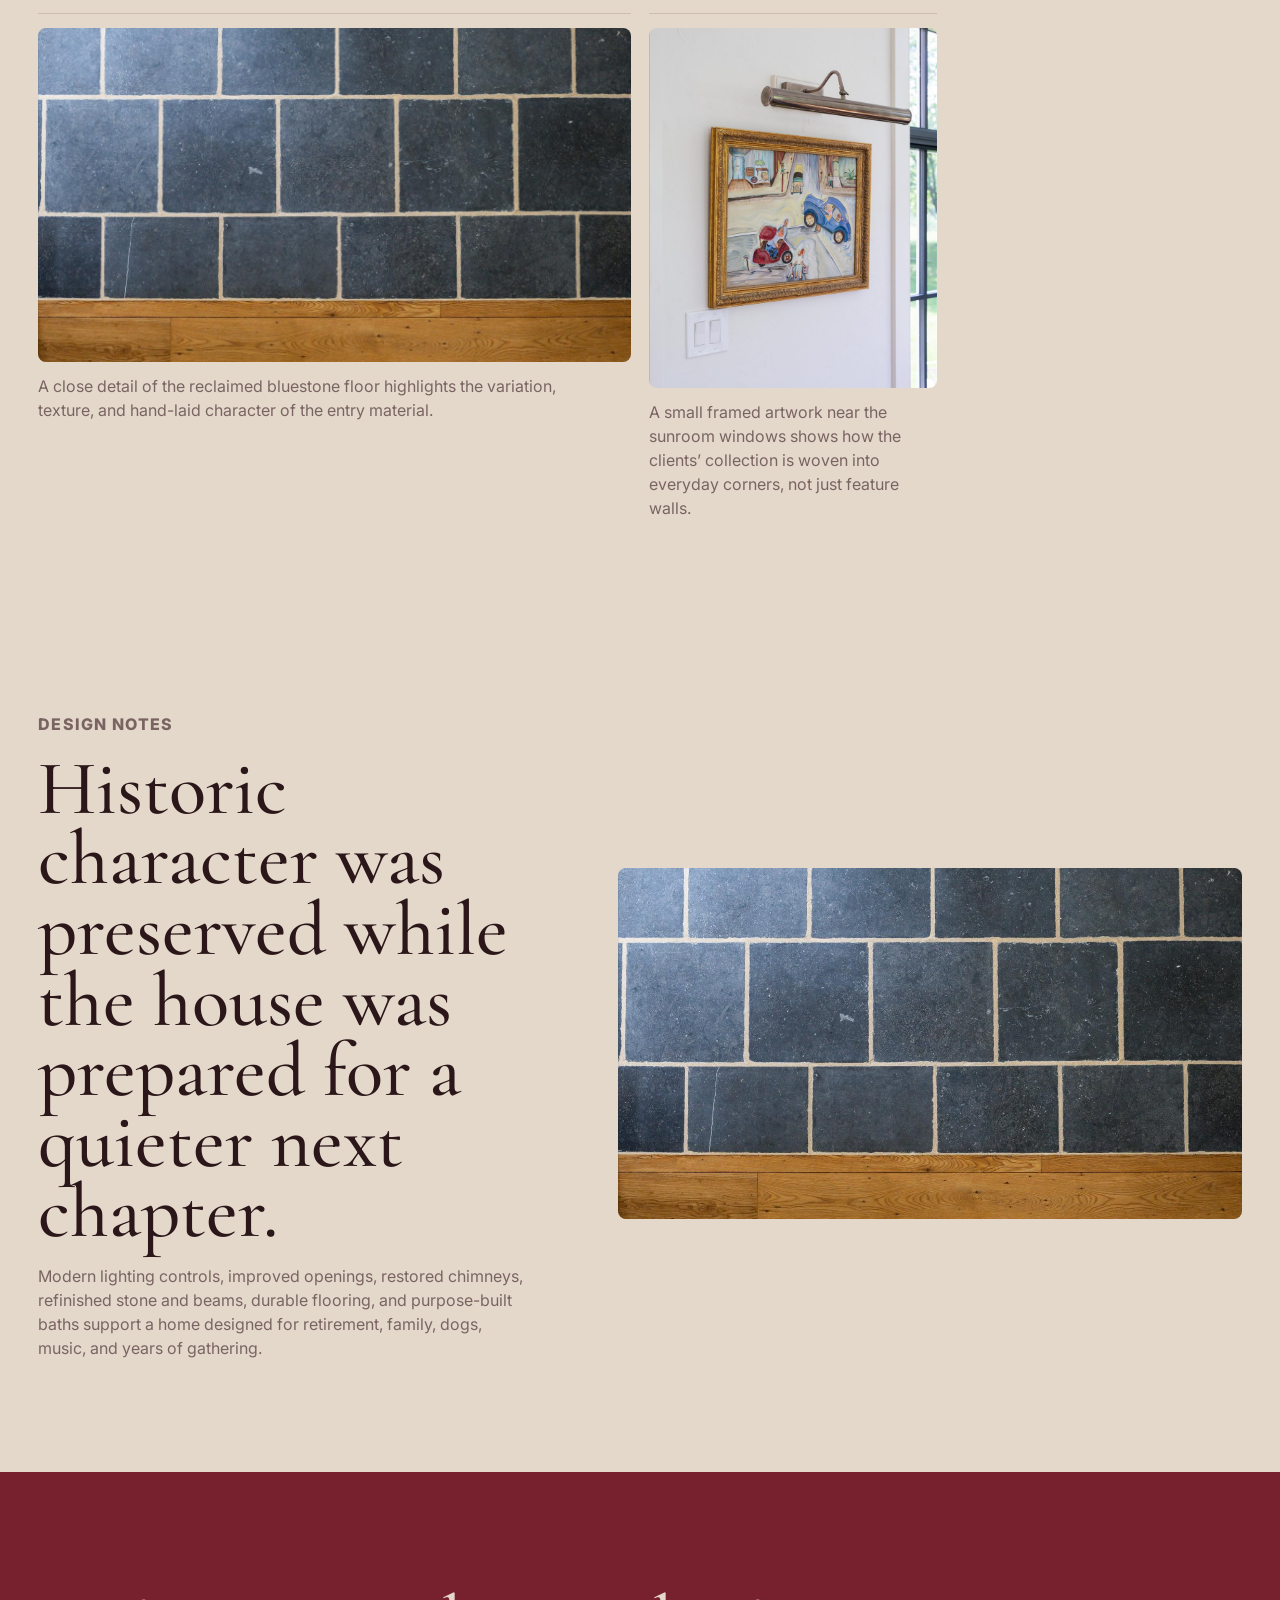
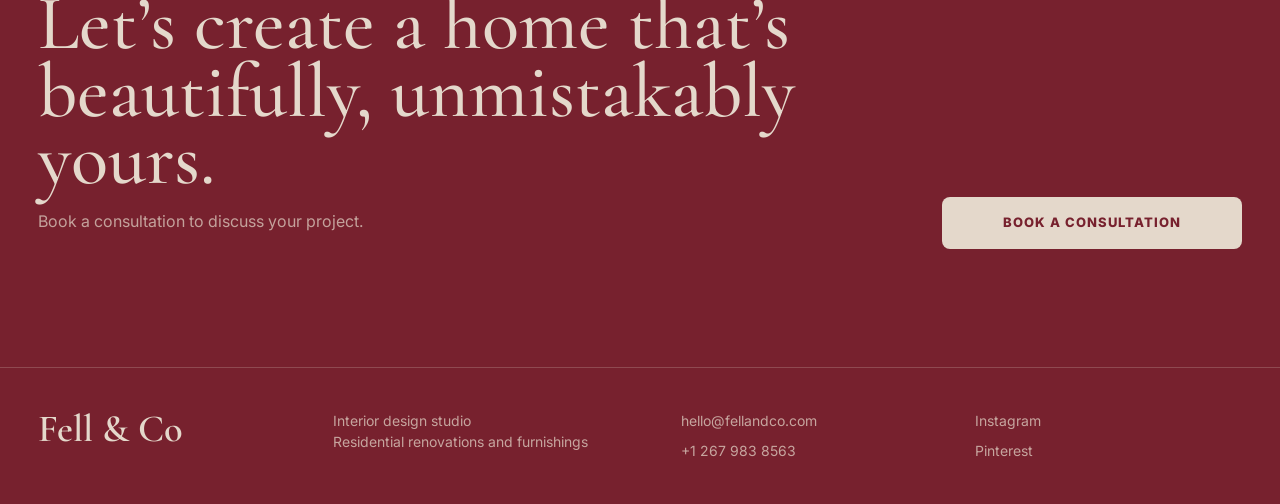
<file: gallery-house.html>
<!doctype html>
<html lang="en">
  <head>
    <meta charset="UTF-8" />
    <meta name="viewport" content="width=device-width, initial-scale=1.0" />
    <title>Gallery House | Fell &amp; Co</title>
    <meta
      name="description"
      content="Gallery House is a Fell & Co whole-home renovation in Doylestown, PA, designed as a refined retirement retreat with restored historic details, modern function, and spaces for family gatherings."
    />
    <link rel="preconnect" href="https://fonts.googleapis.com" />
    <link rel="preconnect" href="https://fonts.gstatic.com" crossorigin />
    <link
      href="https://fonts.googleapis.com/css2?family=Cormorant+Garamond:wght@500;600&family=Inter:wght@400;500;600;700&display=swap"
      rel="stylesheet"
    />
    <link rel="stylesheet" href="styles.css" />
    <link rel="icon" href="assets/favicon.svg" type="image/svg+xml" />
  </head>
  <body class="project-page">
    <header class="site-header project-header is-scrolled">
      <a class="brand" href="index.html#top" aria-label="Fell & Co home">Fell &amp; Co</a>
      <nav class="desktop-nav" aria-label="Primary navigation">
        <a href="portfolio.html">Portfolio</a>
        <a href="index.html#services">Services</a>
        <a href="index.html#about">About</a>
        <a href="journal.html">Blog</a>
        <a href="index.html#contact">Contact</a>
      </nav>
      <a class="header-cta" href="index.html#contact">Book a consultation</a>
      <button class="menu-toggle" type="button" aria-label="Open menu" aria-expanded="false">
        <span></span>
        <span></span>
      </button>
    </header>

    <main id="top">
      <section class="project-hero">
        <img
          src="assets/gallery-house/02-DSC06981-Edit.jpg"
          alt="Gallery House living room with layered seating, art, and warm natural finishes"
        />
        <div class="project-hero-copy">
          <a class="small-link" href="portfolio.html">Back to portfolio</a>
          <h1>Gallery House</h1>
          <p>Whole-home renovation</p>
          <p class="project-hero-note">
            A Doylestown retreat designed for retirement, family gatherings, a beloved art
            collection, and a quieter rhythm of daily life.
          </p>
        </div>
      </section>

      <section class="project-intro section">
        <div>
          <p class="section-label">Project Story</p>
          <h2>A peaceful retreat balancing traditional character, modern function, and collected art.</h2>
        </div>
        <div class="project-intro-copy">
          <p>
            Created for a couple nearing retirement after careers in law and business, Gallery
            House was imagined as a true separation from professional life: elegant, comfortable,
            and ready to welcome grown children and grandchildren for holidays and long visits.
          </p>
          <p>
            The whole-home renovation preserved the fieldstone hearth, exposed kitchen beams,
            Mercer tile, and old-growth wide plank oak floors while improving flow, performance,
            and daily function across roughly 5,000 square feet.
          </p>
        </div>
      </section>

      <section class="project-feature">
        <img
          src="assets/gallery-house/03-DSC07003-Edit-Edit.jpg"
          alt="Open Gallery House living and dining space with custom fireplace and layered materials"
        loading="lazy" />
        <p>
          A load-bearing kitchen wall was removed and replaced with an LVL beam, while a second
          opening between the living and dining rooms was widened to make the first floor more
          connected and welcoming.
        </p>
      </section>

      <section class="project-gallery section" aria-label="Gallery House project gallery">
        <figure class="gallery-item tall">
          <img src="assets/gallery-house/01-DSC06971-Edit-Edit.jpg" alt="Gallery House interior vignette with artwork and natural materials" loading="lazy" />
          <figcaption>The sunroom became a quiet retreat with tall squared-off windows, pond views, collected artwork, and comfortable seating beneath the existing beams.</figcaption>
        </figure>
        <figure class="gallery-item tall">
          <img src="assets/gallery-house/05-DSC07261.jpg" alt="Gallery House portrait view of a finished interior space" loading="lazy" />
          <figcaption>A leather lounge chair sits between tall windows, turning a bright corner of the sunroom into a focused place to pause.</figcaption>
        </figure>
        <figure class="gallery-item wide">
          <img src="assets/gallery-house/06-DSC07245.jpg" alt="Gallery House room with warm flooring, layered furniture, and art" loading="lazy" />
          <figcaption>Flush wood floor vents keep the mechanical details quiet, allowing the restored and new oak flooring to read as one continuous surface.</figcaption>
        </figure>
        <figure class="gallery-item wide">
          <img src="assets/gallery-house/07-DSC07033-Edit.jpg" alt="Gallery House dining or living area with layered textures" loading="lazy" />
          <figcaption>The opened kitchen connects directly to the dining area, with exposed ceiling beams and warm floors carrying the home&rsquo;s original character forward.</figcaption>
        </figure>
        <figure class="gallery-item wide">
          <img src="assets/gallery-house/08-DSC07063-Edit.jpg" alt="Gallery House seating area with soft upholstery and refined finishes" loading="lazy" />
          <figcaption>The dining room balances a generous table, black Windsor-style chairs, artwork, and glass-paneled doors for family meals and holiday gatherings.</figcaption>
        </figure>
        <figure class="gallery-item wide">
          <img src="assets/gallery-house/09-DSC07097.jpg" alt="Gallery House interior with custom details and neutral palette" loading="lazy" />
          <figcaption>The expanded kitchen centers on a large island with leather stools, marble counters, panel-front appliances, and a sculptural figure near the dining opening.</figcaption>
        </figure>
        <figure class="gallery-item wide">
          <img src="assets/gallery-house/10-DSC07179-Edit.jpg" alt="Gallery House space with layered seating and artwork" loading="lazy" />
          <figcaption>A professional-style range, copper pot, pot filler, and marble backsplash bring modern kitchen performance into the traditional shell.</figcaption>
        </figure>
        <figure class="gallery-item tall">
          <img src="assets/gallery-house/11-DSC07182.jpg" alt="Gallery House vertical detail of furniture, lighting, and art" loading="lazy" />
          <figcaption>The custom hood and marble backsplash give the range wall a clean architectural presence without competing with the exposed beams nearby.</figcaption>
        </figure>
        <figure class="gallery-item wide">
          <img src="assets/gallery-house/12-DSC07101-Edit.jpg" alt="Gallery House room with natural textures and tailored furnishings" loading="lazy" />
          <figcaption>The original fieldstone hearth anchors a comfortable family room, now paired with pale upholstery, large glass doors, and folk art above the mantel.</figcaption>
        </figure>
        <figure class="gallery-item wide">
          <img src="assets/gallery-house/13-DSC07126-Edit-Edit.jpg" alt="Gallery House interior with layered natural materials" loading="lazy" />
          <figcaption>In the listening room, vaulted beams, a fireplace, lounge seating, and audio equipment create a dedicated retreat for the clients&rsquo; record collection.</figcaption>
        </figure>
        <figure class="gallery-item wide">
          <img src="assets/gallery-house/15-DSC07135-Edit.jpg" alt="Gallery House detail with furniture, art, and warm finishes" loading="lazy" />
          <figcaption>From the dining overlook, the widened connections between rooms make the kitchen, dining area, and art-filled walls feel more open and connected.</figcaption>
        </figure>
        <figure class="gallery-item wide">
          <img src="assets/gallery-house/17-DSC07173.jpg" alt="Gallery House furnished room with artwork and natural light" loading="lazy" />
          <figcaption>A brass picture light above framed artwork shows how even small lighting details were chosen to support the clients&rsquo; collection.</figcaption>
        </figure>
        <figure class="gallery-item tall">
          <img src="assets/gallery-house/18-DSC07185.jpg" alt="Gallery House portrait view of artwork and furnishings" loading="lazy" />
          <figcaption>A landscape painting above the fireplace brings color into the listening room while leaving the hearth and exposed beams visually dominant.</figcaption>
        </figure>
        <figure class="gallery-item wide">
          <img src="assets/gallery-house/20-DSC07191.jpg" alt="Gallery House layered interior with custom furnishings" loading="lazy" />
          <figcaption>Glass pendant lights hang in front of the pastoral artwork, layering contemporary lighting over a traditional subject.</figcaption>
        </figure>
        <figure class="gallery-item tall">
          <img src="assets/gallery-house/21-DSC07194.jpg" alt="Gallery House vertical view of seating and art" loading="lazy" />
          <figcaption>One of the clients&rsquo; Labrador Retrievers settles in by the fieldstone hearth, a reminder that the renovation was designed for dogs as well as guests.</figcaption>
        </figure>
        <figure class="gallery-item wide">
          <img src="assets/gallery-house/22-DSC07206.jpg" alt="Gallery House renovated room with layered finishes and furniture" loading="lazy" />
          <figcaption>A closer view of the hearth shows the refinished fieldstone, wood mantel, folk art, and firewood storage working together as a preserved original feature.</figcaption>
        </figure>
        <figure class="gallery-item tall">
          <img src="assets/gallery-house/23-DSC07211.jpg" alt="Gallery House portrait interior with refined styling" loading="lazy" />
          <figcaption>Leather kitchen stools, the island edge, and a glimpse of the range wall show the kitchen&rsquo;s mix of utility, warmth, and tailored detail.</figcaption>
        </figure>
        <figure class="gallery-item tall">
          <img src="assets/gallery-house/24-DSC07158-Edit.jpg" alt="Gallery House vertical detail with warm finishes and artwork" loading="lazy" />
          <figcaption>The foyer combines reclaimed bluestone flooring, star pendants, black metal railings, and art for a strong first impression.</figcaption>
        </figure>
        <figure class="gallery-item wide">
          <img src="assets/gallery-house/25-DSC07212.jpg" alt="Gallery House room detail with seating, texture, and natural light" loading="lazy" />
          <figcaption>A rounded wall sconce washes light across the stair wall, adding a quiet modern detail to the older architecture.</figcaption>
        </figure>
        <figure class="gallery-item tall">
          <img src="assets/gallery-house/27-DSC07218.jpg" alt="Gallery House portrait detail of furniture and architectural finishes" loading="lazy" />
          <figcaption>Star-shaped pendants hang through the stair volume, bringing a sculptural note to the foyer.</figcaption>
        </figure>
        <figure class="gallery-item tall">
          <img src="assets/gallery-house/28-DSC07221.jpg" alt="Gallery House vertical interior view with layered styling" loading="lazy" />
          <figcaption>Seen from above, the foyer shows the reclaimed bluestone floor, glass-paneled door, art, railings, and pendant lights in one composition.</figcaption>
        </figure>
        <figure class="gallery-item wide">
          <img src="assets/gallery-house/29-DSC07224.jpg" alt="Gallery House wide view of a finished interior room" loading="lazy" />
          <figcaption>A close detail of the reclaimed bluestone floor highlights the variation, texture, and hand-laid character of the entry material.</figcaption>
        </figure>
        <figure class="gallery-item tall">
          <img src="assets/gallery-house/30-DSC07239.jpg" alt="Gallery House portrait view of a completed room" loading="lazy" />
          <figcaption>A small framed artwork near the sunroom windows shows how the clients&rsquo; collection is woven into everyday corners, not just feature walls.</figcaption>
        </figure>
      </section>

      <section class="project-closing">
        <div>
          <p class="section-label">Design Notes</p>
          <h2>Historic character was preserved while the house was prepared for a quieter next chapter.</h2>
          <p>
            Modern lighting controls, improved openings, restored chimneys, refinished stone and
            beams, durable flooring, and purpose-built baths support a home designed for
            retirement, family, dogs, music, and years of gathering.
          </p>
        </div>
        <img
          src="assets/gallery-house/29-DSC07224.jpg"
          alt="Wide finished view of Gallery House with art, furniture, and natural finishes"
        loading="lazy" />
      </section>

      <section class="consultation">
        <div>
          <h2>Let&rsquo;s create a home that&rsquo;s beautifully, unmistakably yours.</h2>
          <p>Book a consultation to discuss your project.</p>
        </div>
        <a href="mailto:hello@fellandco.com">Book a consultation</a>
      </section>
    </main>

    <footer class="site-footer">
      <a class="brand" href="index.html#top">Fell &amp; Co</a>
      <address>
        Interior design studio<br />
        Residential renovations and furnishings
      </address>
      <div class="footer-contact">
        <a href="mailto:hello@fellandco.com">hello@fellandco.com</a>
        <a href="tel:+12679838563">+1 267 983 8563</a>
      </div>
      <div class="socials">
        <a href="https://www.instagram.com/fellandco/" target="_blank" rel="noopener noreferrer">Instagram</a>
        <a href="https://www.pinterest.com/fellandco/" target="_blank" rel="noopener noreferrer">Pinterest</a>
      </div>
    </footer>

    <script src="script.js"></script>
  </body>
</html>
</file>
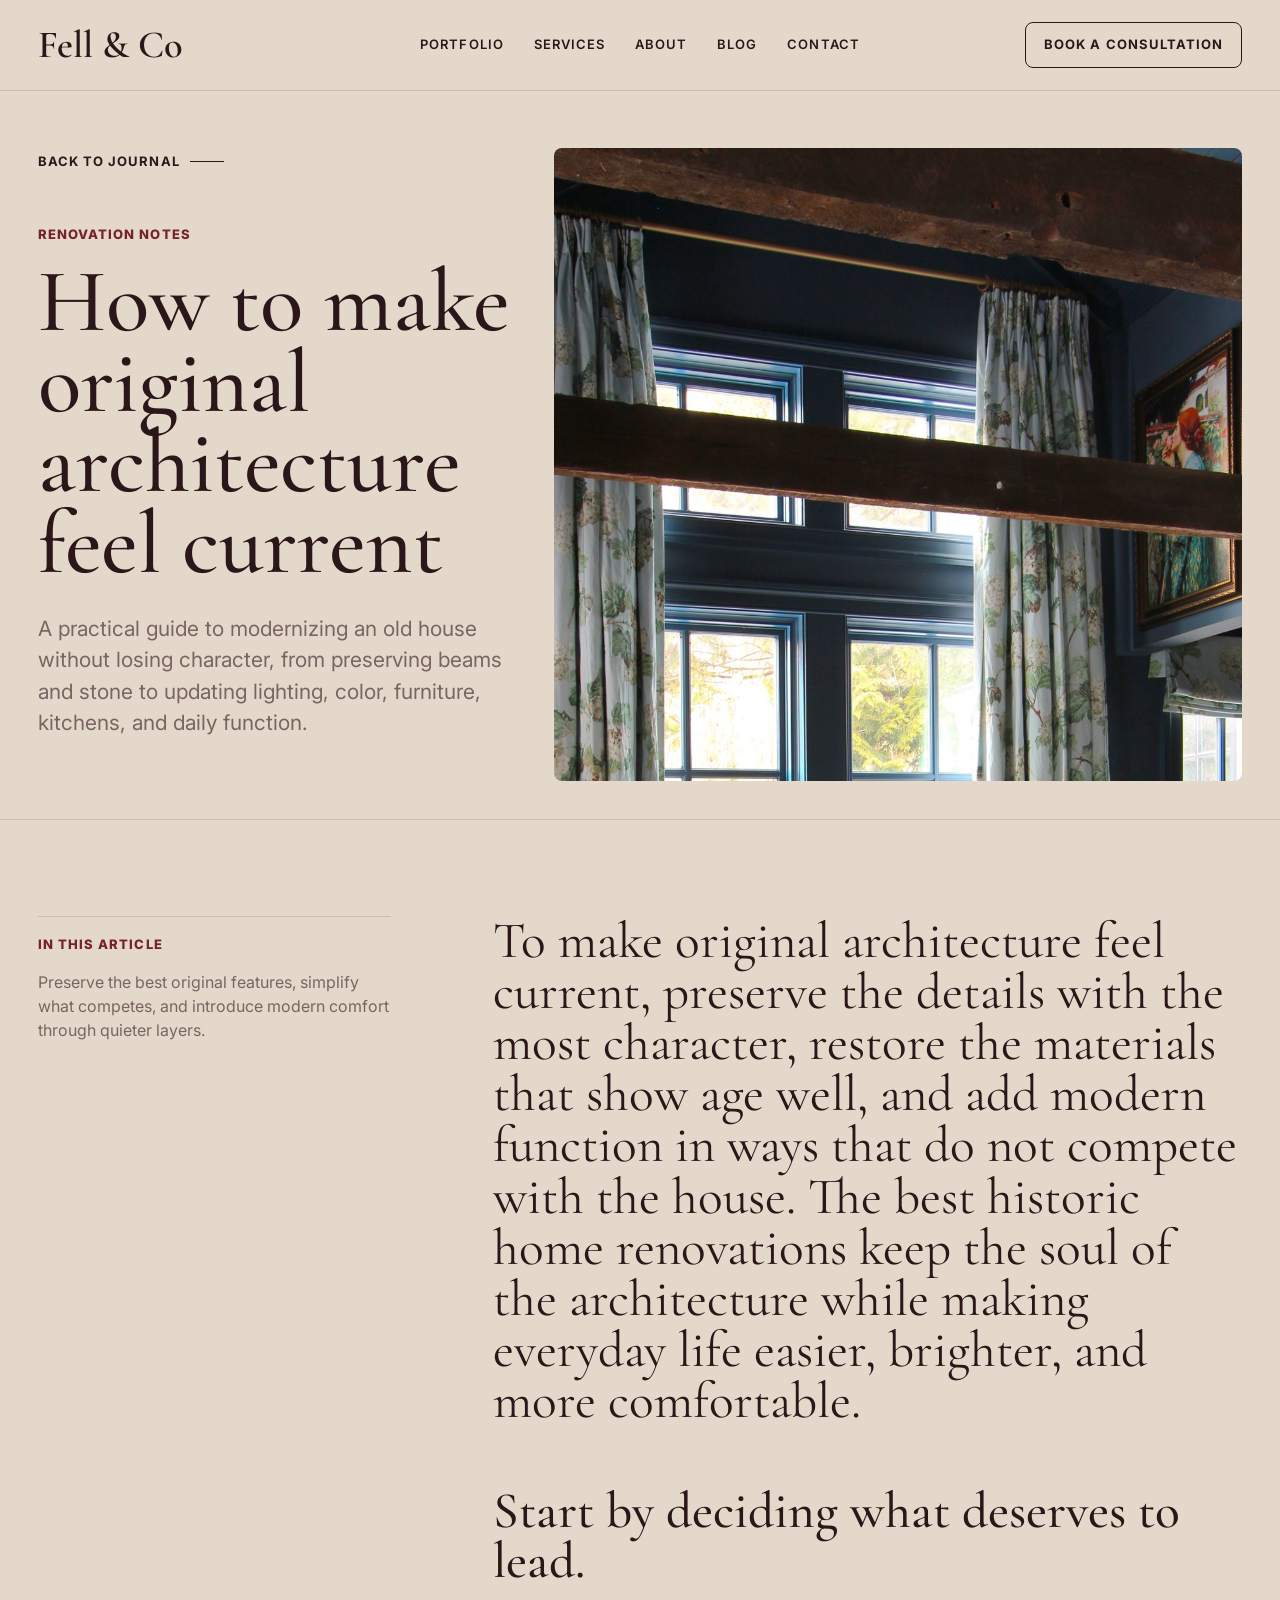
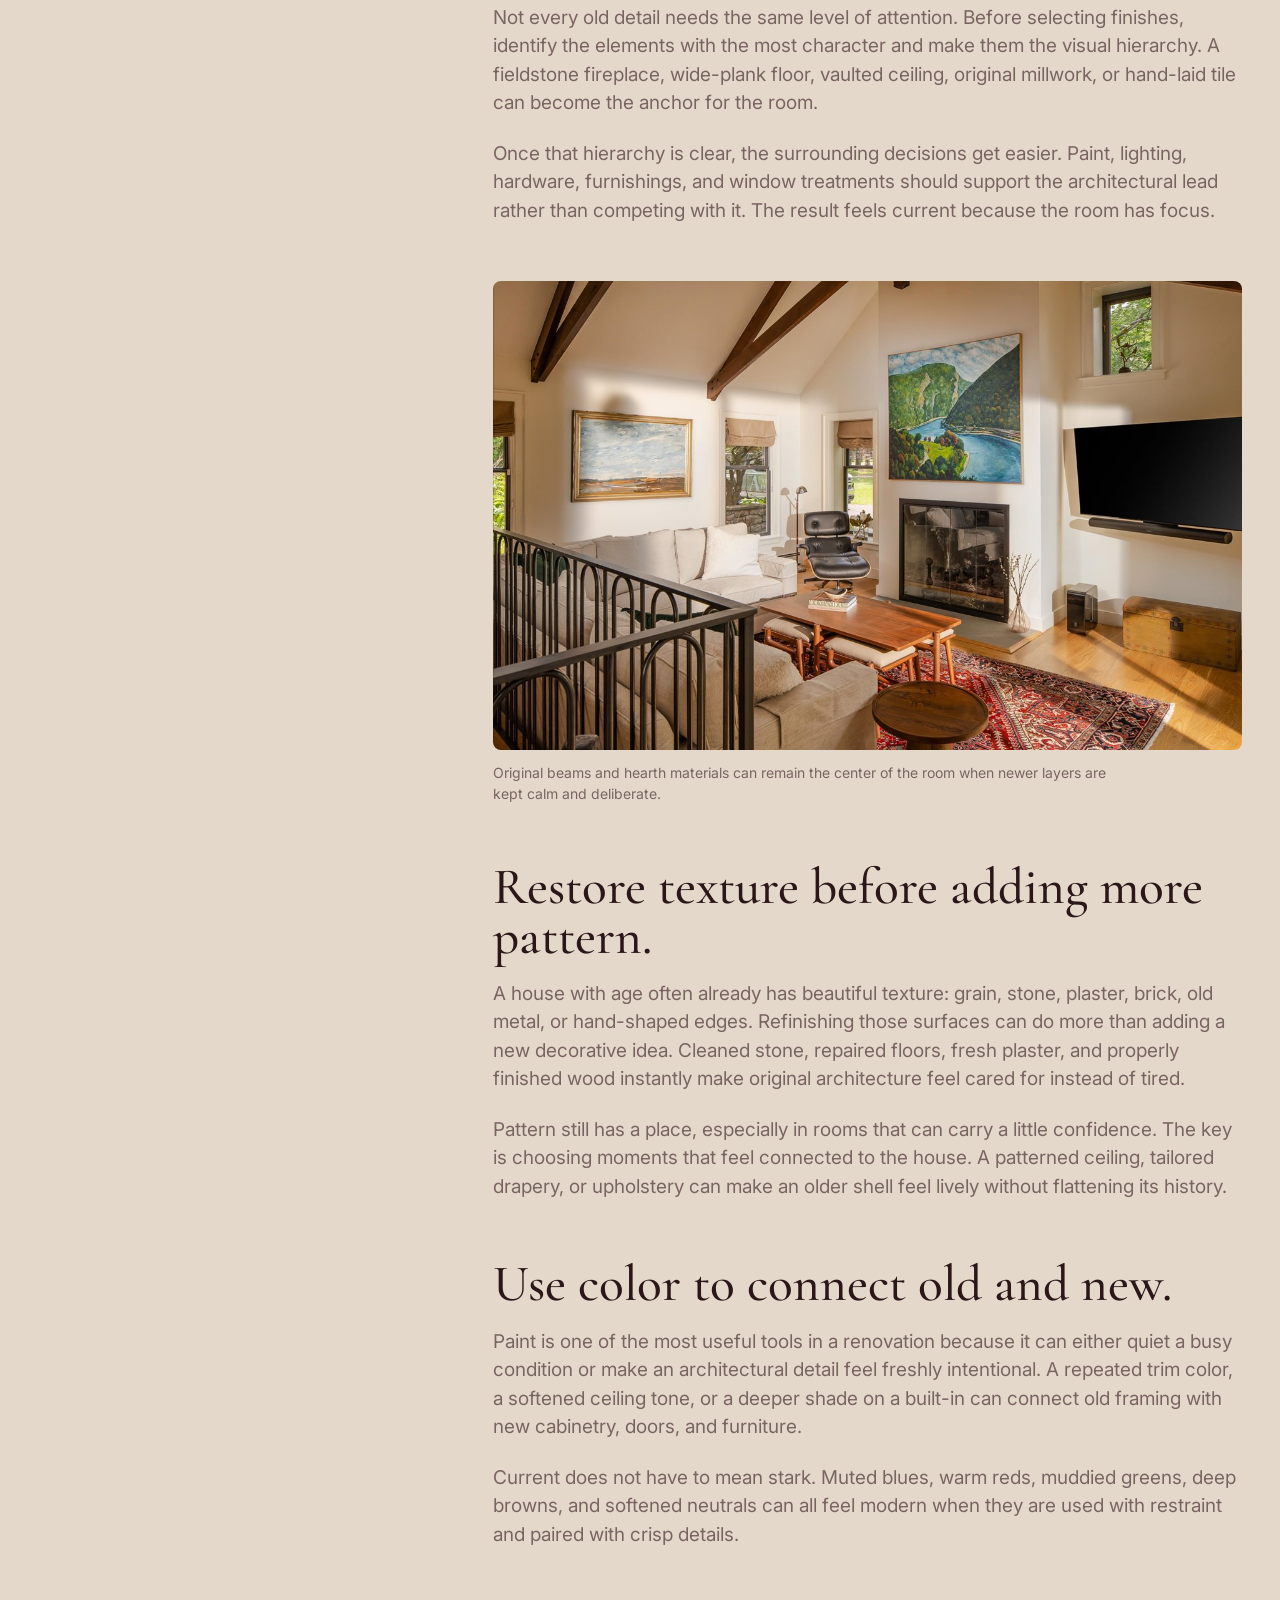
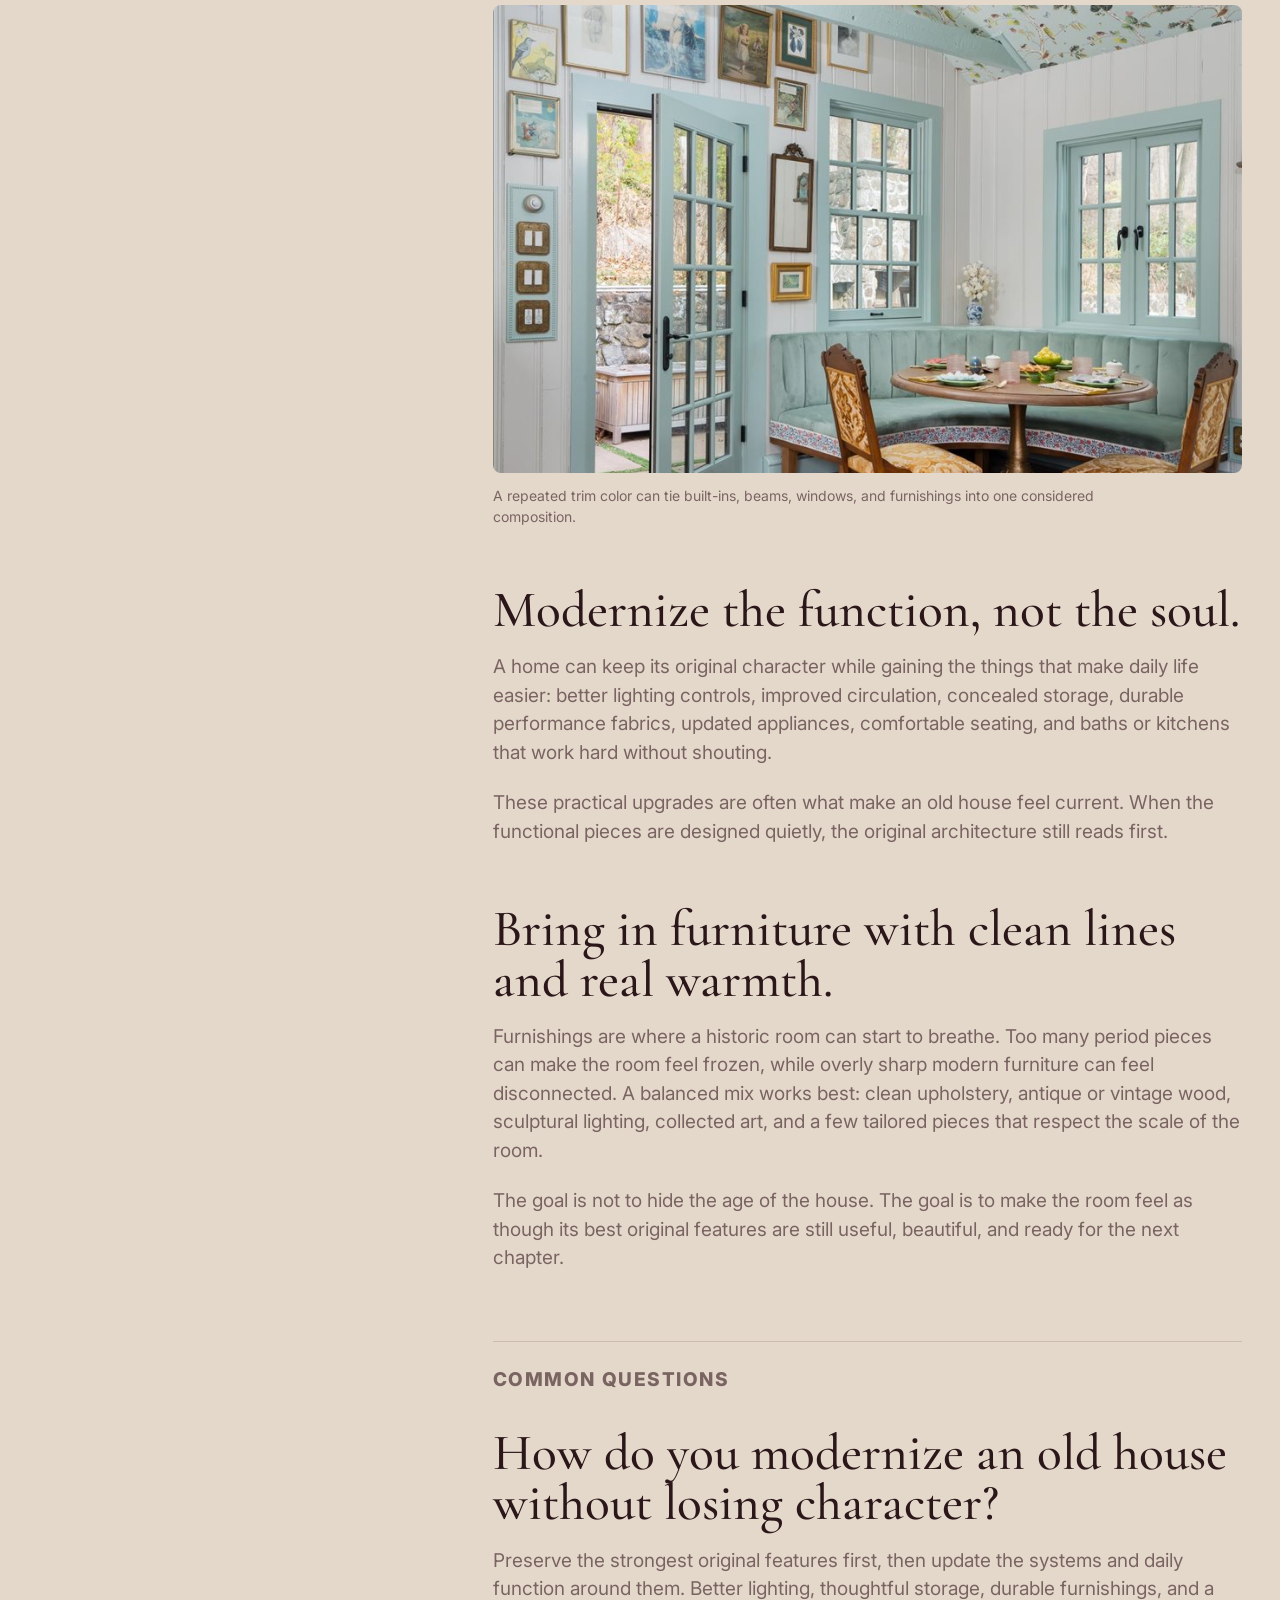
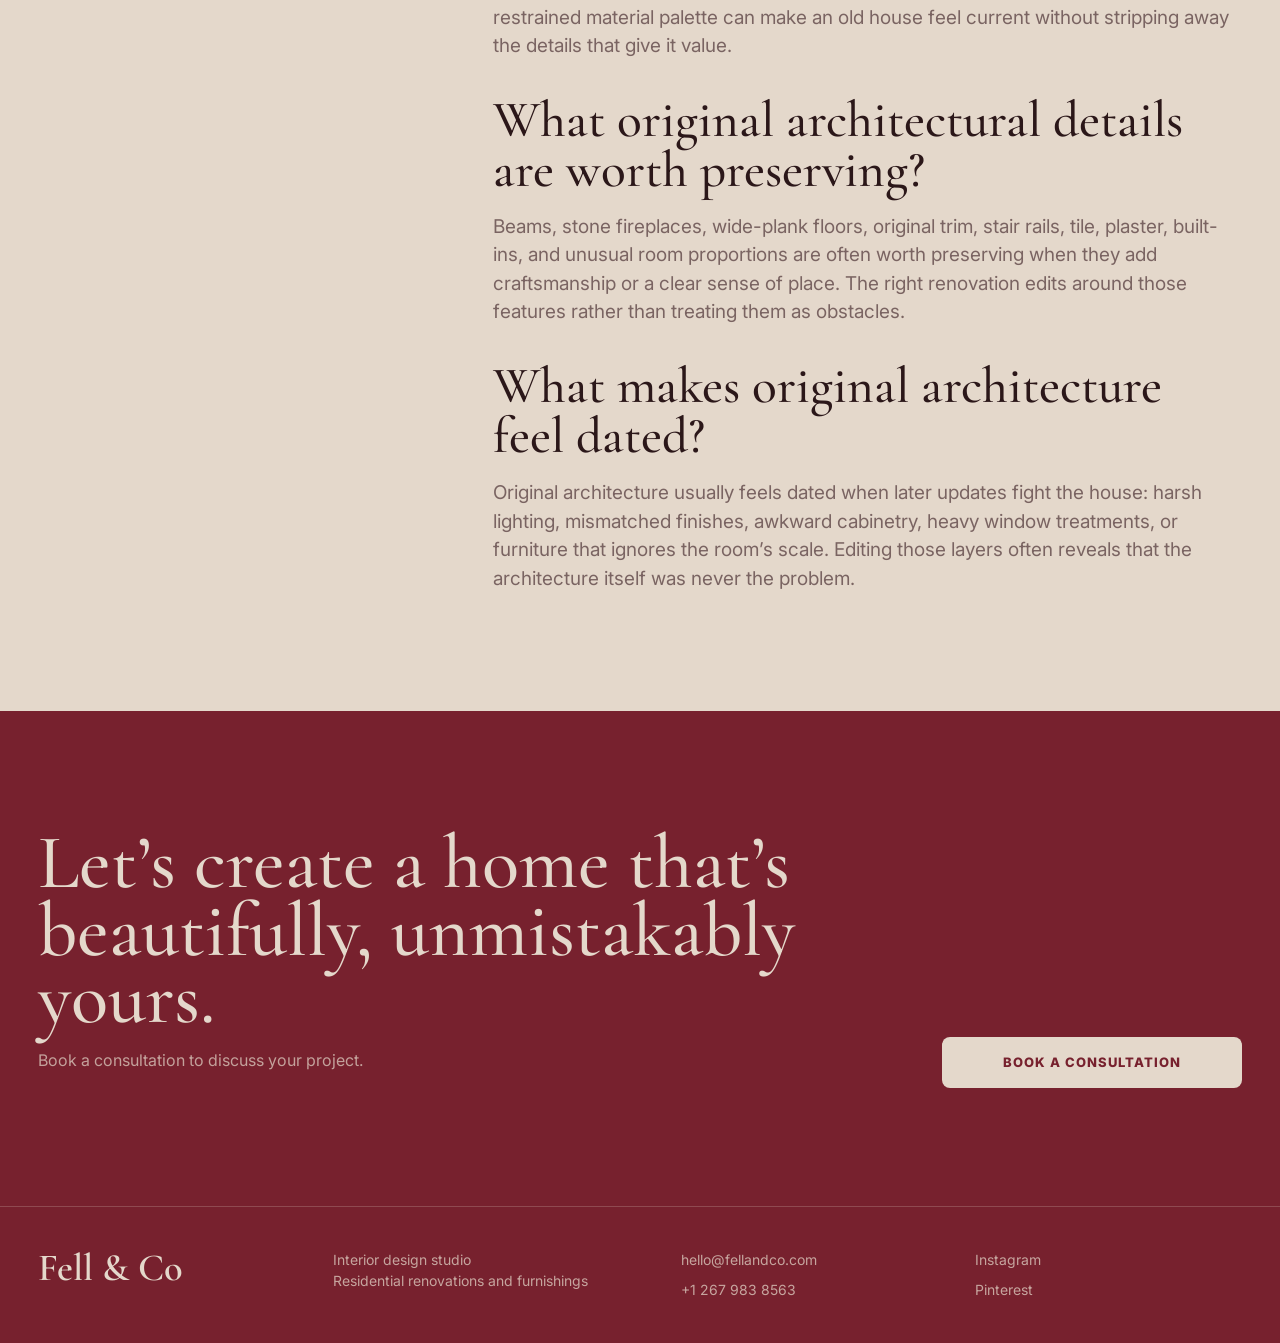
<file: how-to-make-original-architecture-feel-current.html>
<!doctype html>
<html lang="en">
  <head>
    <meta charset="UTF-8" />
    <meta name="viewport" content="width=device-width, initial-scale=1.0" />
    <title>How to Make Original Architecture Feel Current | Fell &amp; Co</title>
    <meta
      name="description"
      content="Learn how to modernize original architecture without losing character, from preserving beams and stone to updating lighting, color, furniture, kitchens, and daily function."
    />
    <link rel="preconnect" href="https://fonts.googleapis.com" />
    <link rel="preconnect" href="https://fonts.gstatic.com" crossorigin />
    <link
      href="https://fonts.googleapis.com/css2?family=Cormorant+Garamond:wght@500;600&family=Inter:wght@400;500;600;700&display=swap"
      rel="stylesheet"
    />
    <link rel="stylesheet" href="styles.css" />
    <link rel="icon" href="assets/favicon.svg" type="image/svg+xml" />
    <script type="application/ld+json">
      {
        "@context": "https://schema.org",
        "@type": "Article",
        "headline": "How to Make Original Architecture Feel Current",
        "description": "A design guide to modernizing original architecture while preserving historic character, materials, and architectural details.",
        "author": {
          "@type": "Organization",
          "name": "Fell & Co"
        },
        "publisher": {
          "@type": "Organization",
          "name": "Fell & Co"
        },
        "mainEntityOfPage": "https://fellandco.com/how-to-make-original-architecture-feel-current.html"
      }
    </script>
    <script type="application/ld+json">
      {
        "@context": "https://schema.org",
        "@type": "FAQPage",
        "mainEntity": [
          {
            "@type": "Question",
            "name": "How do you modernize an old house without losing character?",
            "acceptedAnswer": {
              "@type": "Answer",
              "text": "Modernize an old house by preserving its strongest original features, restoring worn materials, improving lighting and function, and choosing furniture, color, and finishes that support the architecture instead of covering it up."
            }
          },
          {
            "@type": "Question",
            "name": "What original architectural details are worth preserving?",
            "acceptedAnswer": {
              "@type": "Answer",
              "text": "Original beams, stone fireplaces, wide-plank floors, millwork, stair rails, tile, plaster, built-ins, and unusual room proportions are often worth preserving when they add character, craftsmanship, or a clear sense of place."
            }
          },
          {
            "@type": "Question",
            "name": "What makes original architecture feel dated?",
            "acceptedAnswer": {
              "@type": "Answer",
              "text": "Original architecture usually feels dated when later updates fight the house: harsh lighting, mismatched finishes, awkward cabinetry, heavy window treatments, or furniture that ignores the room's scale. Editing those layers often reveals that the architecture itself was never the problem."
            }
          }
        ]
      }
    </script>
  </head>
  <body class="project-page journal-page">
    <header class="site-header project-header is-scrolled">
      <a class="brand" href="index.html#top" aria-label="Fell & Co home">Fell &amp; Co</a>
      <nav class="desktop-nav" aria-label="Primary navigation">
        <a href="portfolio.html">Portfolio</a>
        <a href="index.html#services">Services</a>
        <a href="index.html#about">About</a>
        <a href="journal.html">Blog</a>
        <a href="index.html#contact">Contact</a>
      </nav>
      <a class="header-cta" href="index.html#contact">Book a consultation</a>
      <button class="menu-toggle" type="button" aria-label="Open menu" aria-expanded="false">
        <span></span>
        <span></span>
      </button>
    </header>

    <main id="top">
      <article>
        <section class="journal-hero">
          <div class="journal-hero-copy">
            <a class="small-link" href="journal.html">Back to journal</a>
            <p class="section-label">Renovation Notes</p>
            <h1>How to make original architecture feel current</h1>
            <p>
              A practical guide to modernizing an old house without losing character, from
              preserving beams and stone to updating lighting, color, furniture, kitchens, and
              daily function.
            </p>
          </div>
          <img
            src="assets/renovation-notes-vaulted-beams.jpg"
            alt="Vaulted ceiling with exposed wood beams, blue trim, floral drapery, and layered seating"
          />
        </section>

        <section class="article-layout section">
          <aside class="article-sidebar" aria-label="Article summary">
            <p class="section-label">In This Article</p>
            <p>Preserve the best original features, simplify what competes, and introduce modern comfort through quieter layers.</p>
          </aside>
          <div class="article-body">
            <p class="article-lede">
              To make original architecture feel current, preserve the details with the most
              character, restore the materials that show age well, and add modern function in ways
              that do not compete with the house. The best historic home renovations keep the soul
              of the architecture while making everyday life easier, brighter, and more comfortable.
            </p>

            <h2>Start by deciding what deserves to lead.</h2>
            <p>
              Not every old detail needs the same level of attention. Before selecting finishes,
              identify the elements with the most character and make them the visual hierarchy.
              A fieldstone fireplace, wide-plank floor, vaulted ceiling, original millwork, or
              hand-laid tile can become the anchor for the room.
            </p>
            <p>
              Once that hierarchy is clear, the surrounding decisions get easier. Paint, lighting,
              hardware, furnishings, and window treatments should support the architectural lead
              rather than competing with it. The result feels current because the room has focus.
            </p>

            <figure class="article-image">
              <img
                src="assets/gallery-house/13-DSC07126-Edit-Edit.jpg"
                alt="Gallery House listening room with vaulted beams, fireplace, lounge seating, and artwork"
              loading="lazy" />
              <figcaption>Original beams and hearth materials can remain the center of the room when newer layers are kept calm and deliberate.</figcaption>
            </figure>

            <h2>Restore texture before adding more pattern.</h2>
            <p>
              A house with age often already has beautiful texture: grain, stone, plaster, brick,
              old metal, or hand-shaped edges. Refinishing those surfaces can do more than adding a
              new decorative idea. Cleaned stone, repaired floors, fresh plaster, and properly
              finished wood instantly make original architecture feel cared for instead of tired.
            </p>
            <p>
              Pattern still has a place, especially in rooms that can carry a little confidence.
              The key is choosing moments that feel connected to the house. A patterned ceiling,
              tailored drapery, or upholstery can make an older shell feel lively without
              flattening its history.
            </p>

            <h2>Use color to connect old and new.</h2>
            <p>
              Paint is one of the most useful tools in a renovation because it can either quiet a
              busy condition or make an architectural detail feel freshly intentional. A repeated
              trim color, a softened ceiling tone, or a deeper shade on a built-in can connect
              old framing with new cabinetry, doors, and furniture.
            </p>
            <p>
              Current does not have to mean stark. Muted blues, warm reds, muddied greens, deep
              browns, and softened neutrals can all feel modern when they are used with restraint
              and paired with crisp details.
            </p>

            <figure class="article-image">
              <img
                src="assets/crows-perch/03-DSC02028-Edit.jpg"
                alt="Built-in dining banquette with pale blue-green trim, patterned ceiling, and floral drapery"
              loading="lazy" />
              <figcaption>A repeated trim color can tie built-ins, beams, windows, and furnishings into one considered composition.</figcaption>
            </figure>

            <h2>Modernize the function, not the soul.</h2>
            <p>
              A home can keep its original character while gaining the things that make daily life
              easier: better lighting controls, improved circulation, concealed storage, durable
              performance fabrics, updated appliances, comfortable seating, and baths or kitchens
              that work hard without shouting.
            </p>
            <p>
              These practical upgrades are often what make an old house feel current. When the
              functional pieces are designed quietly, the original architecture still reads first.
            </p>

            <h2>Bring in furniture with clean lines and real warmth.</h2>
            <p>
              Furnishings are where a historic room can start to breathe. Too many period pieces
              can make the room feel frozen, while overly sharp modern furniture can feel
              disconnected. A balanced mix works best: clean upholstery, antique or vintage wood,
              sculptural lighting, collected art, and a few tailored pieces that respect the scale
              of the room.
            </p>
            <p>
              The goal is not to hide the age of the house. The goal is to make the room feel as
              though its best original features are still useful, beautiful, and ready for the next
              chapter.
            </p>

            <section class="article-faq" aria-label="Original architecture renovation questions">
              <p class="section-label">Common Questions</p>
              <h2>How do you modernize an old house without losing character?</h2>
              <p>
                Preserve the strongest original features first, then update the systems and daily
                function around them. Better lighting, thoughtful storage, durable furnishings, and
                a restrained material palette can make an old house feel current without stripping
                away the details that give it value.
              </p>

              <h2>What original architectural details are worth preserving?</h2>
              <p>
                Beams, stone fireplaces, wide-plank floors, original trim, stair rails, tile,
                plaster, built-ins, and unusual room proportions are often worth preserving when
                they add craftsmanship or a clear sense of place. The right renovation edits around
                those features rather than treating them as obstacles.
              </p>

              <h2>What makes original architecture feel dated?</h2>
              <p>
                Original architecture usually feels dated when later updates fight the house:
                harsh lighting, mismatched finishes, awkward cabinetry, heavy window treatments,
                or furniture that ignores the room&rsquo;s scale. Editing those layers often reveals
                that the architecture itself was never the problem.
              </p>
            </section>
          </div>
        </section>
      </article>

      <section class="consultation">
        <div>
          <h2>Let&rsquo;s create a home that&rsquo;s beautifully, unmistakably yours.</h2>
          <p>Book a consultation to discuss your project.</p>
        </div>
        <a href="mailto:hello@fellandco.com">Book a consultation</a>
      </section>
    </main>

    <footer class="site-footer">
      <a class="brand" href="index.html#top">Fell &amp; Co</a>
      <address>
        Interior design studio<br />
        Residential renovations and furnishings
      </address>
      <div class="footer-contact">
        <a href="mailto:hello@fellandco.com">hello@fellandco.com</a>
        <a href="tel:+12679838563">+1 267 983 8563</a>
      </div>
      <div class="socials">
        <a href="https://www.instagram.com/fellandco/" target="_blank" rel="noopener noreferrer">Instagram</a>
        <a href="https://www.pinterest.com/fellandco/" target="_blank" rel="noopener noreferrer">Pinterest</a>
      </div>
    </footer>

    <script src="script.js"></script>
  </body>
</html>
</file>
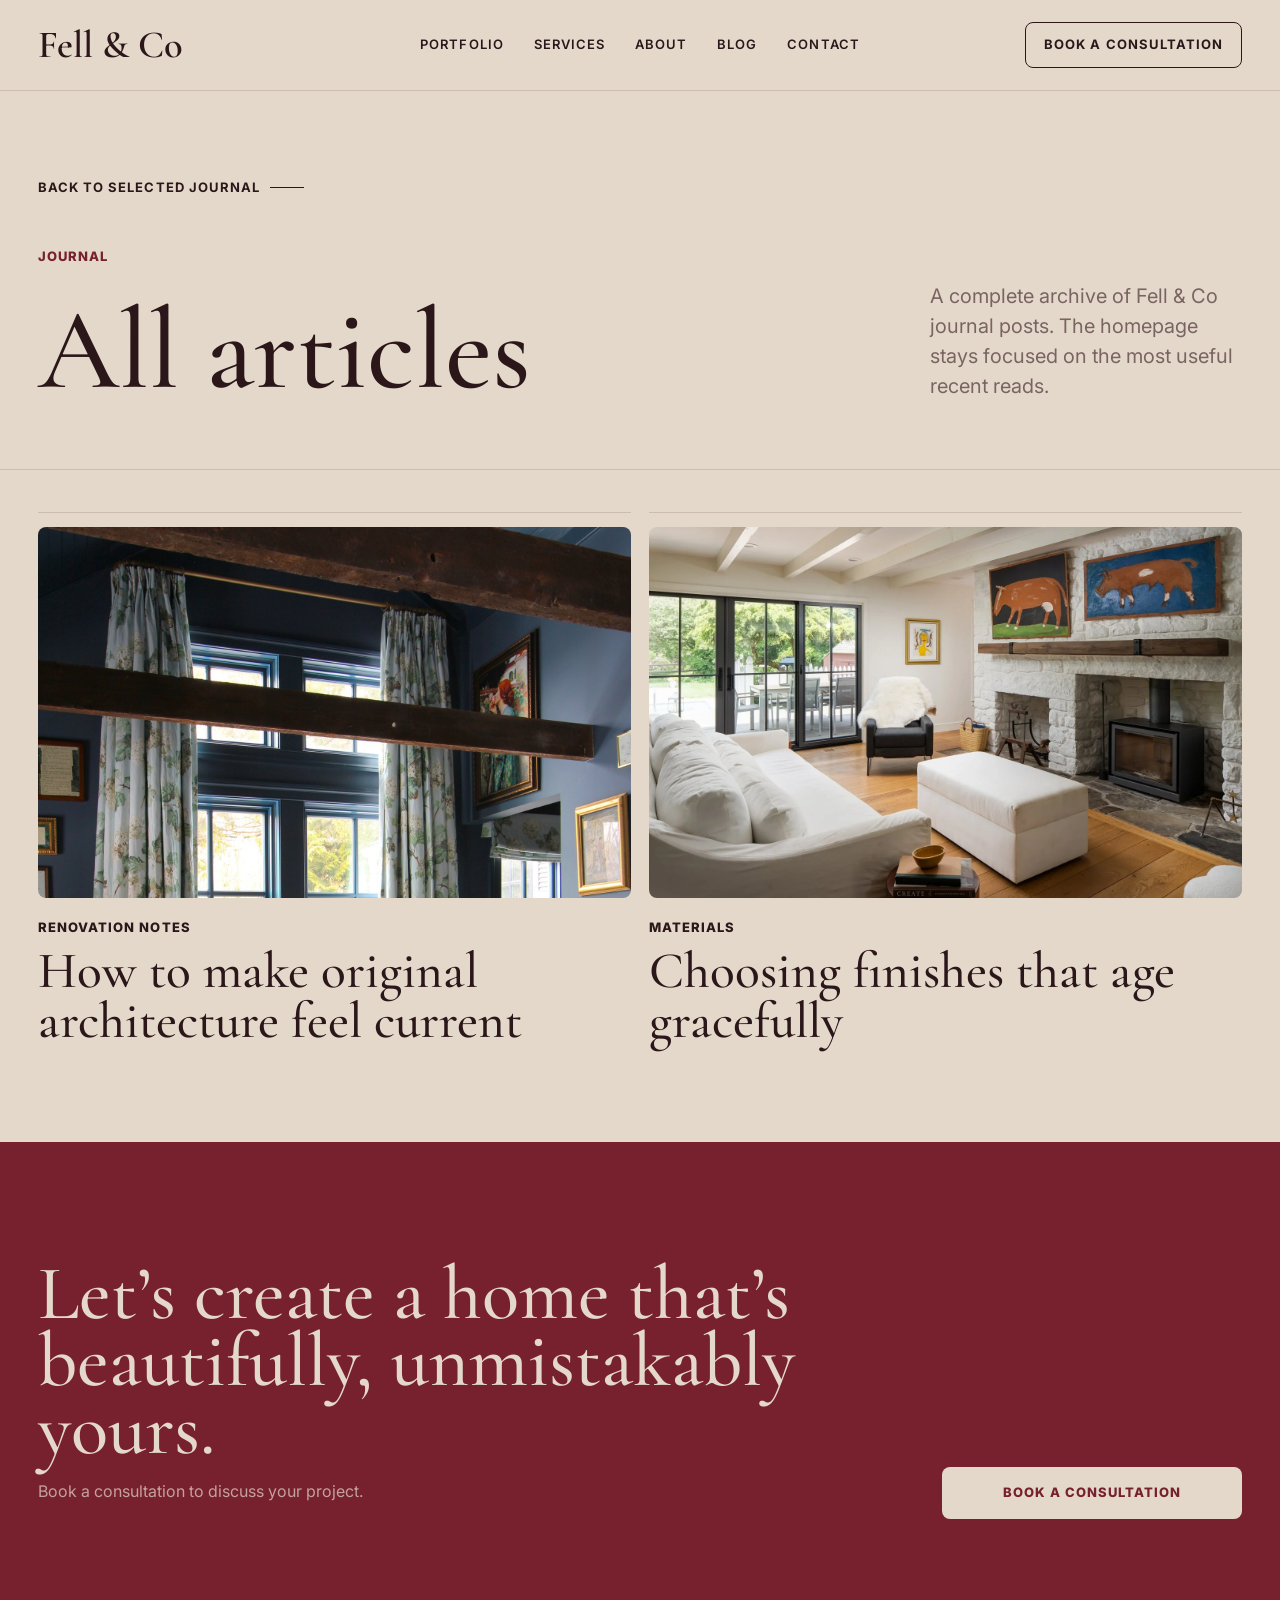
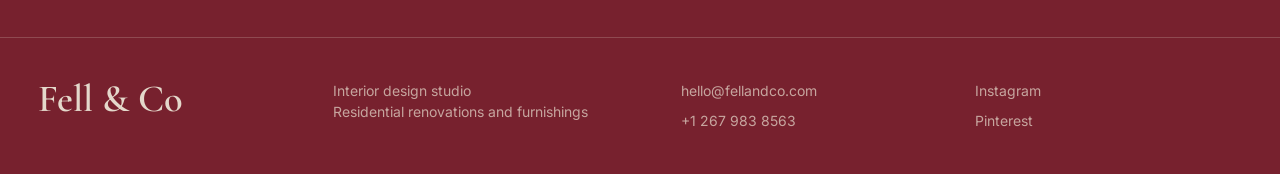
<file: journal.html>
<!doctype html>
<html lang="en">
  <head>
    <meta charset="UTF-8" />
    <meta name="viewport" content="width=device-width, initial-scale=1.0" />
    <title>Journal | Fell &amp; Co</title>
    <meta
      name="description"
      content="Read the full Fell & Co journal archive for renovation notes, materials guidance, and interior design perspective."
    />
    <link rel="preconnect" href="https://fonts.googleapis.com" />
    <link rel="preconnect" href="https://fonts.gstatic.com" crossorigin />
    <link
      href="https://fonts.googleapis.com/css2?family=Cormorant+Garamond:wght@500;600&family=Inter:wght@400;500;600;700&display=swap"
      rel="stylesheet"
    />
    <link rel="stylesheet" href="styles.css" />
    <link rel="icon" href="assets/favicon.svg" type="image/svg+xml" />
  </head>
  <body class="project-page archive-page">
    <header class="site-header project-header is-scrolled">
      <a class="brand" href="index.html#top" aria-label="Fell & Co home">Fell &amp; Co</a>
      <nav class="desktop-nav" aria-label="Primary navigation">
        <a href="portfolio.html">Portfolio</a>
        <a href="index.html#services">Services</a>
        <a href="index.html#about">About</a>
        <a href="journal.html">Blog</a>
        <a href="index.html#contact">Contact</a>
      </nav>
      <a class="header-cta" href="index.html#contact">Book a consultation</a>
      <button class="menu-toggle" type="button" aria-label="Open menu" aria-expanded="false">
        <span></span>
        <span></span>
      </button>
    </header>

    <main id="top">
      <section class="archive-hero">
        <div>
          <a class="small-link" href="index.html#blog">Back to selected journal</a>
          <p class="section-label">Journal</p>
          <h1>All articles</h1>
        </div>
        <p>
          A complete archive of Fell &amp; Co journal posts. The homepage stays focused on the most
          useful recent reads.
        </p>
      </section>

      <section class="section archive-section" aria-label="All journal articles">
        <div class="journal-grid archive-grid">
          <a class="journal-card" href="how-to-make-original-architecture-feel-current.html">
            <img
              src="assets/renovation-notes-vaulted-beams.jpg"
              alt="Vaulted ceiling with exposed wood beams, blue trim, and floral drapery"
            />
            <p>Renovation Notes</p>
            <h2>How to make original architecture feel current</h2>
          </a>
          <a class="journal-card" href="choosing-finishes-that-age-gracefully.html">
            <img src="assets/detail-room.webp" alt="Quiet living room detail with tailored furniture and art" />
            <p>Materials</p>
            <h2>Choosing finishes that age gracefully</h2>
          </a>
        </div>
      </section>

      <section class="consultation">
        <div>
          <h2>Let&rsquo;s create a home that&rsquo;s beautifully, unmistakably yours.</h2>
          <p>Book a consultation to discuss your project.</p>
        </div>
        <a href="mailto:hello@fellandco.com">Book a consultation</a>
      </section>
    </main>

    <footer class="site-footer">
      <a class="brand" href="index.html#top">Fell &amp; Co</a>
      <address>
        Interior design studio<br />
        Residential renovations and furnishings
      </address>
      <div class="footer-contact">
        <a href="mailto:hello@fellandco.com">hello@fellandco.com</a>
        <a href="tel:+12679838563">+1 267 983 8563</a>
      </div>
      <div class="socials">
        <a href="https://www.instagram.com/fellandco/" target="_blank" rel="noopener noreferrer">Instagram</a>
        <a href="https://www.pinterest.com/fellandco/" target="_blank" rel="noopener noreferrer">Pinterest</a>
      </div>
    </footer>

    <script src="script.js"></script>
  </body>
</html>
</file>
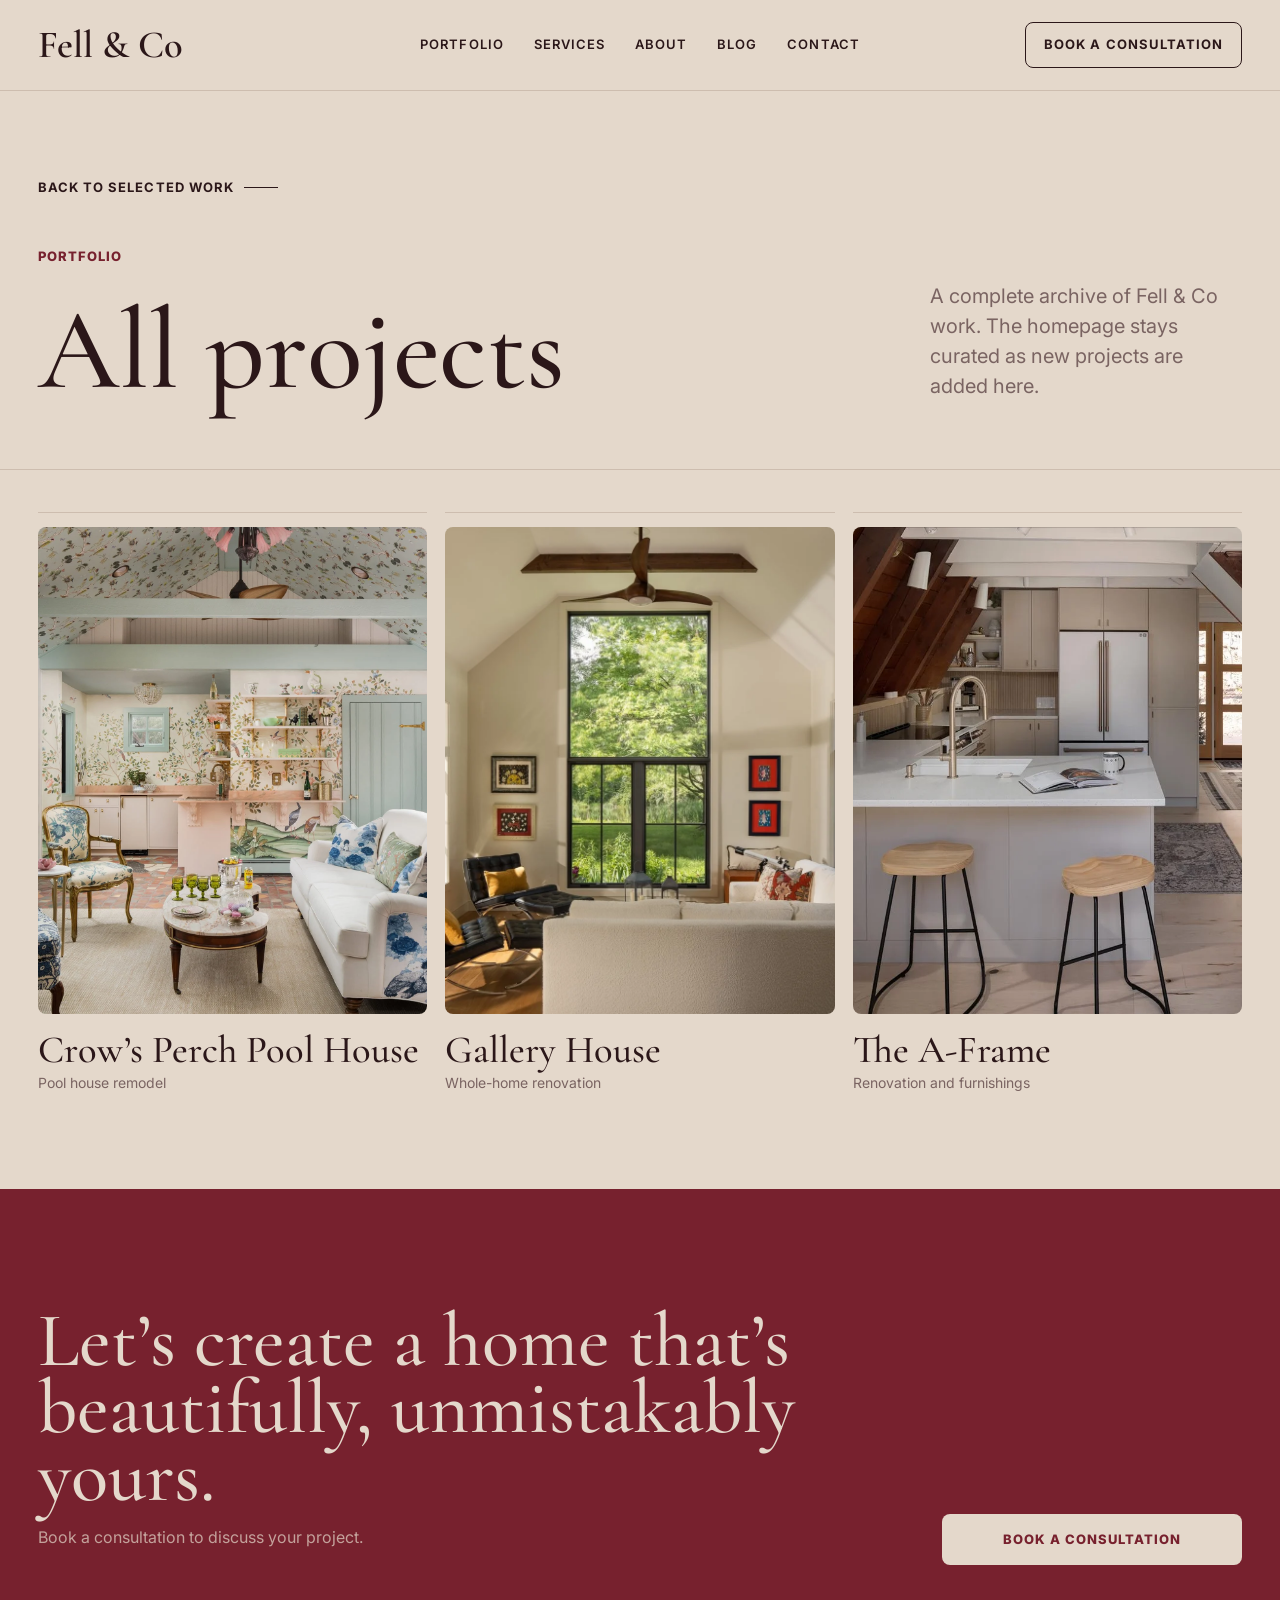
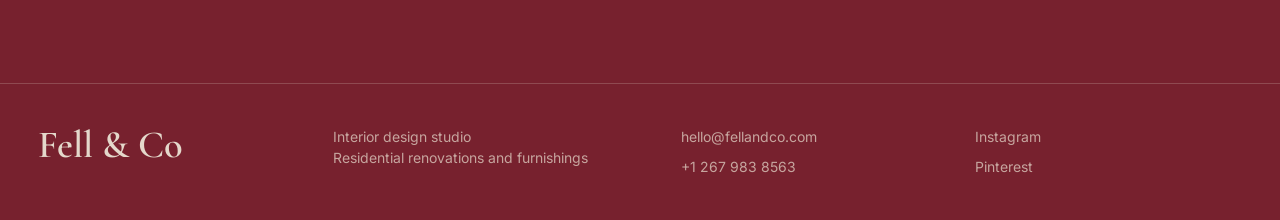
<file: portfolio.html>
<!doctype html>
<html lang="en">
  <head>
    <meta charset="UTF-8" />
    <meta name="viewport" content="width=device-width, initial-scale=1.0" />
    <title>Portfolio | Fell &amp; Co</title>
    <meta
      name="description"
      content="Explore the full Fell & Co portfolio of residential interiors, renovations, furnishings, pool houses, and whole-home design projects."
    />
    <link rel="preconnect" href="https://fonts.googleapis.com" />
    <link rel="preconnect" href="https://fonts.gstatic.com" crossorigin />
    <link
      href="https://fonts.googleapis.com/css2?family=Cormorant+Garamond:wght@500;600&family=Inter:wght@400;500;600;700&display=swap"
      rel="stylesheet"
    />
    <link rel="stylesheet" href="styles.css" />
    <link rel="icon" href="assets/favicon.svg" type="image/svg+xml" />
  </head>
  <body class="project-page archive-page">
    <header class="site-header project-header is-scrolled">
      <a class="brand" href="index.html#top" aria-label="Fell & Co home">Fell &amp; Co</a>
      <nav class="desktop-nav" aria-label="Primary navigation">
        <a href="portfolio.html">Portfolio</a>
        <a href="index.html#services">Services</a>
        <a href="index.html#about">About</a>
        <a href="journal.html">Blog</a>
        <a href="index.html#contact">Contact</a>
      </nav>
      <a class="header-cta" href="index.html#contact">Book a consultation</a>
      <button class="menu-toggle" type="button" aria-label="Open menu" aria-expanded="false">
        <span></span>
        <span></span>
      </button>
    </header>

    <main id="top">
      <section class="archive-hero">
        <div>
          <a class="small-link" href="index.html#portfolio">Back to selected work</a>
          <p class="section-label">Portfolio</p>
          <h1>All projects</h1>
        </div>
        <p>
          A complete archive of Fell &amp; Co work. The homepage stays curated as new projects are
          added here.
        </p>
      </section>

      <section class="section archive-section" aria-label="All portfolio projects">
        <div class="project-grid archive-grid">
          <a class="project-card" href="crows-perch.html">
            <img
              src="assets/portfolio-crows-perch-1.webp"
              alt="Crow's Perch pool house with patterned ceiling, pale blue-green doors, and layered seating"
            />
            <div>
              <h2>Crow&rsquo;s Perch Pool House</h2>
              <p>Pool house remodel</p>
            </div>
          </a>
          <a class="project-card" href="gallery-house.html">
            <img
              src="assets/portfolio-gallery-house.webp"
              alt="Open living and dining room with custom fireplace and natural textures"
            loading="lazy" />
            <div>
              <h2>Gallery House</h2>
              <p>Whole-home renovation</p>
            </div>
          </a>
          <a class="project-card" href="a-frame.html">
            <img
              src="assets/portfolio-aframe.webp"
              alt="A-frame living room with wood ceiling and fireplace"
            loading="lazy" />
            <div>
              <h2>The A&#8209;Frame</h2>
              <p>Renovation and furnishings</p>
            </div>
          </a>
        </div>
      </section>

      <section class="consultation">
        <div>
          <h2>Let&rsquo;s create a home that&rsquo;s beautifully, unmistakably yours.</h2>
          <p>Book a consultation to discuss your project.</p>
        </div>
        <a href="mailto:hello@fellandco.com">Book a consultation</a>
      </section>
    </main>

    <footer class="site-footer">
      <a class="brand" href="index.html#top">Fell &amp; Co</a>
      <address>
        Interior design studio<br />
        Residential renovations and furnishings
      </address>
      <div class="footer-contact">
        <a href="mailto:hello@fellandco.com">hello@fellandco.com</a>
        <a href="tel:+12679838563">+1 267 983 8563</a>
      </div>
      <div class="socials">
        <a href="https://www.instagram.com/fellandco/" target="_blank" rel="noopener noreferrer">Instagram</a>
        <a href="https://www.pinterest.com/fellandco/" target="_blank" rel="noopener noreferrer">Pinterest</a>
      </div>
    </footer>

    <script src="script.js"></script>
  </body>
</html>
</file>
<file: styles.css>
:root {
  --cream: #e4d8cb;
  --paper: #e4d8cb;
  --ink: #2b1719;
  --muted: #7a6462;
  --line: #cdbdaf;
  --maroon: #77212e;
  --blue: #b7c9dc;
  --white: var(--cream);
  --charcoal: var(--maroon);
  --radius: 8px;
  --serif: "Cormorant Garamond", Georgia, serif;
  --sans: "Inter", Arial, sans-serif;
}

* {
  box-sizing: border-box;
}

html {
  scroll-behavior: smooth;
}

body {
  margin: 0;
  background: var(--white);
  color: var(--ink);
  font-family: var(--sans);
  line-height: 1.5;
}

body.menu-open {
  overflow: hidden;
}

img {
  display: block;
  max-width: 100%;
}

img[loading="lazy"] {
  opacity: 0;
  transition: opacity 300ms ease;
}

img[loading="lazy"].is-loaded {
  opacity: 1;
}

a {
  color: inherit;
  text-decoration: none;
}

.site-header {
  position: fixed;
  z-index: 20;
  top: 0;
  left: 0;
  display: grid;
  width: 100%;
  grid-template-columns: 1fr auto 1fr;
  align-items: center;
  gap: 28px;
  padding: 22px 38px;
  color: var(--white);
  transition: background 180ms ease, color 180ms ease, border-color 180ms ease;
}

.site-header.is-scrolled,
.site-header.menu-open {
  border-bottom: 1px solid var(--line);
  background: rgba(228, 216, 203, 0.95);
  color: var(--ink);
  backdrop-filter: blur(18px);
}

.brand {
  font-family: var(--serif);
  font-size: clamp(28px, 3vw, 40px);
  font-weight: 600;
  letter-spacing: 0;
  line-height: 1;
}

.desktop-nav {
  display: flex;
  align-items: center;
  gap: 30px;
  font-size: 13px;
  font-weight: 600;
  letter-spacing: 0.08em;
  text-transform: uppercase;
}

.desktop-nav a,
.small-link,
.footer-contact a,
.socials a {
  border-bottom: 1px solid transparent;
  transition: border-color 160ms ease, color 160ms ease;
}

.desktop-nav a:hover,
.small-link:hover,
.footer-contact a:hover,
.socials a:hover {
  border-color: currentColor;
}

.header-cta {
  justify-self: end;
  border: 1px solid currentColor;
  border-radius: var(--radius);
  padding: 12px 18px;
  font-size: 13px;
  font-weight: 700;
  letter-spacing: 0.08em;
  text-transform: uppercase;
}

.menu-toggle {
  display: none;
  justify-self: end;
  width: 42px;
  height: 42px;
  border: 1px solid currentColor;
  border-radius: var(--radius);
  background: transparent;
  color: inherit;
}

.menu-toggle span {
  display: block;
  width: 18px;
  height: 1px;
  margin: 5px auto;
  background: currentColor;
}

.hero {
  position: relative;
  display: flex;
  min-height: 92vh;
  align-items: flex-end;
  overflow: hidden;
  padding: 160px 38px 76px;
  color: var(--white);
}

.hero::after {
  position: absolute;
  inset: 0;
  content: "";
  background:
    linear-gradient(90deg, rgba(17, 17, 15, 0.7) 0%, rgba(17, 17, 15, 0.28) 42%, rgba(17, 17, 15, 0.08) 100%),
    linear-gradient(0deg, rgba(17, 17, 15, 0.46) 0%, rgba(17, 17, 15, 0) 48%);
}

.hero-image {
  position: absolute;
  inset: 0;
  width: 100%;
  height: 100%;
  object-fit: cover;
}

.hero-copy {
  position: relative;
  z-index: 1;
  max-width: 760px;
}

.hero h1,
.consultation h2 {
  margin: 0;
  font-family: var(--serif);
  font-size: clamp(58px, 8vw, 126px);
  font-weight: 500;
  letter-spacing: 0;
  line-height: 0.88;
}

.hero p {
  max-width: 480px;
  margin: 26px 0 30px;
  font-size: clamp(17px, 2vw, 22px);
}

.text-link,
.small-link {
  display: inline-flex;
  align-items: center;
  gap: 10px;
  font-size: 13px;
  font-weight: 700;
  letter-spacing: 0.08em;
  text-transform: uppercase;
}

.text-link::after,
.small-link::after {
  content: "";
  width: 34px;
  height: 1px;
  background: currentColor;
}

.section {
  padding: 96px 38px;
}

.section-heading {
  display: flex;
  align-items: end;
  justify-content: space-between;
  gap: 24px;
  margin-bottom: 24px;
}

.section-label {
  margin: 0;
  color: var(--maroon);
  font-size: 13px;
  font-weight: 800;
  letter-spacing: 0.08em;
  text-transform: uppercase;
}

.services-copy h2 {
  margin: 0;
  font-family: var(--serif);
  font-size: clamp(46px, 6vw, 94px);
  font-weight: 500;
  letter-spacing: 0;
  line-height: 0.92;
}

.project-grid {
  display: grid;
  grid-template-columns: repeat(3, minmax(0, 1fr));
  gap: 18px;
}

.project-card {
  display: block;
  border-top: 1px solid var(--line);
  padding-top: 14px;
}

.project-card img {
  width: 100%;
  aspect-ratio: 4 / 5;
  border-radius: var(--radius);
  object-fit: cover;
}

.project-card h2 {
  margin: 18px 0 2px;
  font-family: var(--serif);
  font-size: clamp(30px, 3vw, 46px);
  font-weight: 500;
  line-height: 0.98;
}

.project-card p {
  margin: 0;
  color: var(--muted);
  font-size: 14px;
}

.project-card img {
  transition: transform 220ms ease, filter 220ms ease;
}

.project-card:hover img {
  filter: saturate(1.04);
  transform: translateY(-2px);
}

.services-band {
  background: var(--paper);
}

.services-copy {
  display: grid;
  grid-template-columns: 220px minmax(0, 1fr);
  gap: 32px;
  padding-bottom: 52px;
}

.service-list {
  display: grid;
  grid-template-columns: repeat(3, minmax(0, 1fr));
  gap: 18px;
  padding: 0 38px 96px;
}

.service-list article {
  min-height: 260px;
  border-top: 1px solid var(--maroon);
  padding: 22px 28px 0 0;
}

.service-list span {
  color: var(--ink);
  font-size: 13px;
  font-weight: 800;
}

.service-list h3,
.studio-copy h2 {
  margin: 34px 0 18px;
  font-family: var(--serif);
  font-size: clamp(42px, 5vw, 72px);
  font-weight: 500;
  letter-spacing: 0;
  line-height: 0.95;
}

.service-list p,
.studio-copy p,
.consultation p {
  color: var(--muted);
  font-size: 16px;
}

.studio-panel {
  display: grid;
  grid-template-columns: minmax(0, 0.92fr) minmax(0, 1.08fr);
  min-height: 720px;
  background: var(--maroon);
  color: var(--white);
}

.studio-panel img {
  width: 100%;
  height: 100%;
  object-fit: cover;
  object-position: center;
}

.studio-copy {
  display: flex;
  flex-direction: column;
  justify-content: center;
  padding: 72px clamp(38px, 7vw, 108px);
}

.studio-copy .section-label,
.studio-copy p {
  color: rgba(228, 216, 203, 0.78);
}

.studio-copy p {
  max-width: 520px;
}

.text-link.light {
  margin-top: 18px;
}

.blog-section {
  background: var(--white);
}

.journal-grid {
  display: grid;
  grid-template-columns: repeat(2, minmax(0, 1fr));
  gap: 18px;
}

.journal-grid article,
.journal-card {
  display: block;
  border-top: 1px solid var(--line);
  padding-top: 14px;
}

.journal-grid img {
  width: 100%;
  aspect-ratio: 16 / 10;
  border-radius: var(--radius);
  object-fit: cover;
}

.journal-grid p {
  margin: 20px 0 8px;
  color: var(--ink);
  font-size: 13px;
  font-weight: 800;
  letter-spacing: 0.08em;
  text-transform: uppercase;
}

.journal-grid h2 {
  max-width: 660px;
  margin: 0;
  font-family: var(--serif);
  font-size: clamp(36px, 4vw, 58px);
  font-weight: 500;
  line-height: 0.98;
}

.journal-card img {
  transition: transform 220ms ease, filter 220ms ease;
}

.journal-card:hover img {
  filter: saturate(1.04);
  transform: translateY(-2px);
}

.archive-hero {
  display: grid;
  grid-template-columns: minmax(0, 0.72fr) minmax(280px, 0.28fr);
  gap: clamp(36px, 7vw, 96px);
  align-items: end;
  padding: 174px 38px 68px;
  border-bottom: 1px solid var(--line);
}

.archive-hero h1 {
  margin: 34px 0 0;
  font-family: var(--serif);
  font-size: clamp(64px, 9vw, 136px);
  font-weight: 500;
  letter-spacing: 0;
  line-height: 0.88;
}

.archive-hero > p {
  max-width: 430px;
  margin: 0;
  color: var(--muted);
  font-size: clamp(17px, 2vw, 20px);
}

.archive-hero .section-label {
  margin-top: 48px;
}

.archive-section {
  padding-top: 42px;
}

.archive-grid {
  row-gap: 54px;
}

.journal-hero {
  display: grid;
  grid-template-columns: minmax(0, 0.82fr) minmax(0, 1.18fr);
  gap: 38px;
  align-items: end;
  min-height: 720px;
  padding: 148px 38px 38px;
  border-bottom: 1px solid var(--line);
}

.journal-hero-copy {
  max-width: 640px;
  padding-bottom: 42px;
}

.journal-hero-copy .section-label {
  margin-top: 52px;
}

.journal-hero h1 {
  margin: 18px 0 28px;
  font-family: var(--serif);
  font-size: clamp(58px, 7vw, 108px);
  font-weight: 500;
  letter-spacing: 0;
  line-height: 0.9;
}

.journal-hero p:not(.section-label) {
  max-width: 560px;
  margin: 0;
  color: var(--muted);
  font-size: clamp(17px, 2vw, 21px);
}

.journal-hero img {
  width: 100%;
  height: 100%;
  max-height: 690px;
  border-radius: var(--radius);
  object-fit: cover;
}

.article-layout {
  display: grid;
  grid-template-columns: minmax(220px, 0.32fr) minmax(0, 0.68fr);
  gap: clamp(42px, 8vw, 120px);
}

.article-sidebar {
  position: sticky;
  top: 124px;
  align-self: start;
  border-top: 1px solid var(--line);
  padding-top: 18px;
}

.article-sidebar p:last-child {
  margin: 16px 0 0;
  color: var(--muted);
}

.article-body {
  max-width: 820px;
}

.article-body p {
  margin: 0 0 22px;
  color: var(--muted);
  font-size: clamp(17px, 2vw, 19px);
}

.article-body .article-lede {
  color: var(--ink);
  font-family: var(--serif);
  font-size: clamp(32px, 4vw, 52px);
  line-height: 1;
}

.article-body h2 {
  margin: 58px 0 18px;
  font-family: var(--serif);
  font-size: clamp(38px, 4vw, 58px);
  font-weight: 500;
  letter-spacing: 0;
  line-height: 0.98;
}

.article-image {
  margin: 56px 0;
}

.article-image img {
  width: 100%;
  aspect-ratio: 16 / 10;
  border-radius: var(--radius);
  object-fit: cover;
}

.article-image figcaption {
  max-width: 620px;
  margin-top: 12px;
  color: var(--muted);
  font-size: 14px;
}

.article-faq {
  margin-top: 68px;
  border-top: 1px solid var(--line);
  padding-top: 24px;
}

.article-faq h2 {
  margin-top: 34px;
}

.consultation {
  display: grid;
  grid-template-columns: minmax(0, 1fr) 300px;
  align-items: end;
  gap: 44px;
  padding: 118px 38px;
  background: var(--charcoal);
  color: var(--white);
}

.consultation h2 {
  max-width: 920px;
  font-size: clamp(50px, 6vw, 96px);
}

.consultation p {
  color: rgba(228, 216, 203, 0.7);
}

.consultation a {
  display: inline-flex;
  justify-content: center;
  border-radius: var(--radius);
  background: var(--cream);
  padding: 16px 22px;
  color: var(--maroon);
  font-size: 13px;
  font-weight: 800;
  letter-spacing: 0.08em;
  text-transform: uppercase;
}

.site-footer {
  display: grid;
  grid-template-columns: 1fr 1.2fr 1fr 1fr;
  gap: 28px;
  padding: 42px 38px;
  border-top: 1px solid rgba(228, 216, 203, 0.22);
  background: var(--charcoal);
  color: var(--white);
}

.site-footer address,
.footer-contact,
.socials {
  display: grid;
  gap: 8px;
  margin: 0;
  color: rgba(228, 216, 203, 0.72);
  font-size: 14px;
  font-style: normal;
}

.project-page {
  background: var(--cream);
}

.project-header {
  position: fixed;
  border-bottom: 1px solid var(--line);
  background: rgba(228, 216, 203, 0.95);
  color: var(--ink);
  backdrop-filter: blur(18px);
}

.project-hero {
  display: grid;
  grid-template-columns: minmax(0, 1.45fr) minmax(360px, 0.55fr);
  min-height: 640px;
  height: clamp(640px, calc(100vh - 88px), 900px);
  border-bottom: 1px solid var(--line);
  padding-top: 88px;
}

.project-hero img {
  width: 100%;
  height: 100%;
  min-height: 640px;
  object-fit: cover;
}

.project-hero-copy {
  display: flex;
  flex-direction: column;
  justify-content: end;
  padding: 48px 38px 70px;
}

.project-hero-copy h1 {
  margin: 42px 0 18px;
  font-family: var(--serif);
  font-size: clamp(60px, 7vw, 104px);
  font-weight: 500;
  letter-spacing: 0;
  line-height: 0.9;
}

.project-hero-copy p {
  margin: 0;
  color: var(--muted);
  font-size: 18px;
}

.project-hero-note {
  max-width: 360px;
  margin-top: 24px !important;
  font-size: 15px !important;
}

.project-intro {
  display: grid;
  grid-template-columns: minmax(0, 1fr) minmax(320px, 0.62fr);
  gap: clamp(42px, 8vw, 120px);
  border-bottom: 1px solid var(--line);
}

.project-intro h2,
.project-closing h2 {
  margin: 18px 0 0;
  font-family: var(--serif);
  font-size: clamp(48px, 6vw, 88px);
  font-weight: 500;
  letter-spacing: 0;
  line-height: 0.92;
}

.project-intro-copy p,
.project-closing p,
.project-feature p,
.gallery-item figcaption {
  color: var(--muted);
  font-size: 16px;
}

.project-intro-copy p {
  margin: 0 0 18px;
}

.project-feature {
  display: grid;
  grid-template-columns: minmax(0, 1fr) 360px;
  gap: 38px;
  align-items: end;
  padding: 38px;
  border-bottom: 1px solid var(--line);
}

.project-feature img {
  width: 100%;
  aspect-ratio: 16 / 7;
  border-radius: var(--radius);
  object-fit: cover;
}

.project-feature p {
  margin: 0;
}

.project-gallery {
  display: grid;
  grid-template-columns: repeat(12, minmax(0, 1fr));
  gap: 28px 18px;
}

.gallery-item {
  grid-column: span 4;
  margin: 0;
  border-top: 1px solid var(--line);
  padding-top: 14px;
}

.gallery-item.wide {
  grid-column: span 6;
}

.gallery-item.tall {
  grid-column: span 3;
}

.gallery-item img {
  width: 100%;
  aspect-ratio: 4 / 3;
  border-radius: var(--radius);
  object-fit: cover;
}

.gallery-item.tall img {
  aspect-ratio: 4 / 5;
}

.gallery-item.wide img {
  aspect-ratio: 16 / 9;
}

.gallery-item figcaption {
  max-width: 520px;
  margin-top: 12px;
}

.project-closing {
  display: grid;
  grid-template-columns: minmax(0, 0.88fr) minmax(0, 1.12fr);
  gap: clamp(38px, 7vw, 92px);
  align-items: center;
  padding: 96px 38px;
  background: var(--paper);
}

.project-closing p {
  max-width: 620px;
}

.project-closing img {
  width: 100%;
  aspect-ratio: 16 / 9;
  border-radius: var(--radius);
  object-fit: cover;
}

@media (max-width: 860px) {
  .site-header {
    grid-template-columns: 1fr auto;
    padding: 18px 20px;
  }

  .menu-toggle {
    position: fixed;
    top: 18px;
    right: max(20px, calc(100vw - 370px));
    z-index: 40;
    background: rgba(17, 17, 15, 0.38);
    border-color: rgba(228, 216, 203, 0.72);
  }

  .site-header.is-scrolled .menu-toggle,
  .site-header.menu-open .menu-toggle {
    background: transparent;
    border-color: currentColor;
  }

  .desktop-nav,
  .header-cta {
    position: fixed;
    left: 20px;
    right: 20px;
    display: none;
    background: var(--white);
    color: var(--ink);
  }

  .desktop-nav {
    top: 78px;
    flex-direction: column;
    align-items: flex-start;
    gap: 0;
    border: 1px solid var(--line);
    border-radius: var(--radius);
    padding: 16px;
  }

  .desktop-nav a {
    width: 100%;
    padding: 13px 0;
  }

  .header-cta {
    top: 276px;
    justify-content: center;
    text-align: center;
  }

  .site-header.menu-open .desktop-nav {
    display: flex;
  }

  .site-header.menu-open .header-cta {
    display: block;
  }

  .menu-toggle {
    display: grid;
    place-content: center;
  }

  .hero {
    min-height: 88vh;
    padding: 128px 20px 46px;
  }

  .hero h1,
  .consultation h2 {
    font-size: clamp(48px, 14vw, 58px);
  }

  .hero h1 {
    max-width: 340px;
  }

  .hero-copy {
    width: 100%;
  }

  .hero p {
    max-width: 335px;
    font-size: 16px;
  }

  .section,
  .consultation {
    padding: 72px 20px;
  }

  .project-grid,
  .services-copy,
  .service-list,
  .studio-panel,
  .consultation,
  .site-footer,
  .journal-grid,
  .archive-hero,
  .journal-hero,
  .article-layout,
  .project-hero,
  .project-intro,
  .project-feature,
  .project-closing {
    grid-template-columns: 1fr;
  }

  .section-heading {
    align-items: flex-start;
    flex-direction: column;
  }

  .archive-hero {
    padding: 118px 20px 48px;
  }

  .archive-hero h1 {
    font-size: clamp(54px, 15vw, 72px);
    line-height: 0.94;
  }

  .project-card img {
    aspect-ratio: 5 / 4;
  }

  .project-hero {
    height: auto;
    min-height: auto;
    padding-top: 78px;
  }

  .project-hero img {
    min-height: 0;
    aspect-ratio: 4 / 3;
  }

  .project-hero-copy {
    padding: 34px 20px 54px;
  }

  .project-hero-copy h1 {
    font-size: clamp(52px, 15vw, 68px);
    line-height: 0.94;
  }

  .project-feature,
  .project-closing {
    padding: 72px 20px;
  }

  .journal-hero {
    min-height: auto;
    padding: 118px 20px 20px;
  }

  .journal-hero-copy {
    padding-bottom: 0;
  }

  .journal-hero-copy .section-label {
    margin-top: 40px;
  }

  .journal-hero h1 {
    font-size: clamp(48px, 13vw, 64px);
  }

  .journal-hero img,
  .article-image img {
    aspect-ratio: 5 / 4;
  }

  .article-sidebar {
    position: static;
  }

  .project-feature img,
  .project-closing img {
    aspect-ratio: 5 / 4;
  }

  .project-gallery {
    grid-template-columns: 1fr;
  }

  .gallery-item,
  .gallery-item.wide,
  .gallery-item.tall {
    grid-column: auto;
  }

  .service-list {
    padding: 0 20px 72px;
  }

  .studio-panel {
    min-height: auto;
  }

  .studio-panel img {
    aspect-ratio: 3 / 4;
  }

  .studio-copy {
    padding: 58px 20px 66px;
  }
}

@media (prefers-color-scheme: dark) {
  :root {
    --ink: #e0d2c5;
    --muted: #a89890;
    --line: #3d2024;
    --paper: #231015;
  }

  body,
  .project-page,
  .blog-section {
    background: #18090c;
  }

  .site-header.is-scrolled,
  .site-header.menu-open {
    background: rgba(24, 9, 12, 0.95);
  }

  .project-header {
    background: rgba(24, 9, 12, 0.95);
  }

  .desktop-nav,
  .header-cta {
    background: #18090c;
  }
}
</file>
